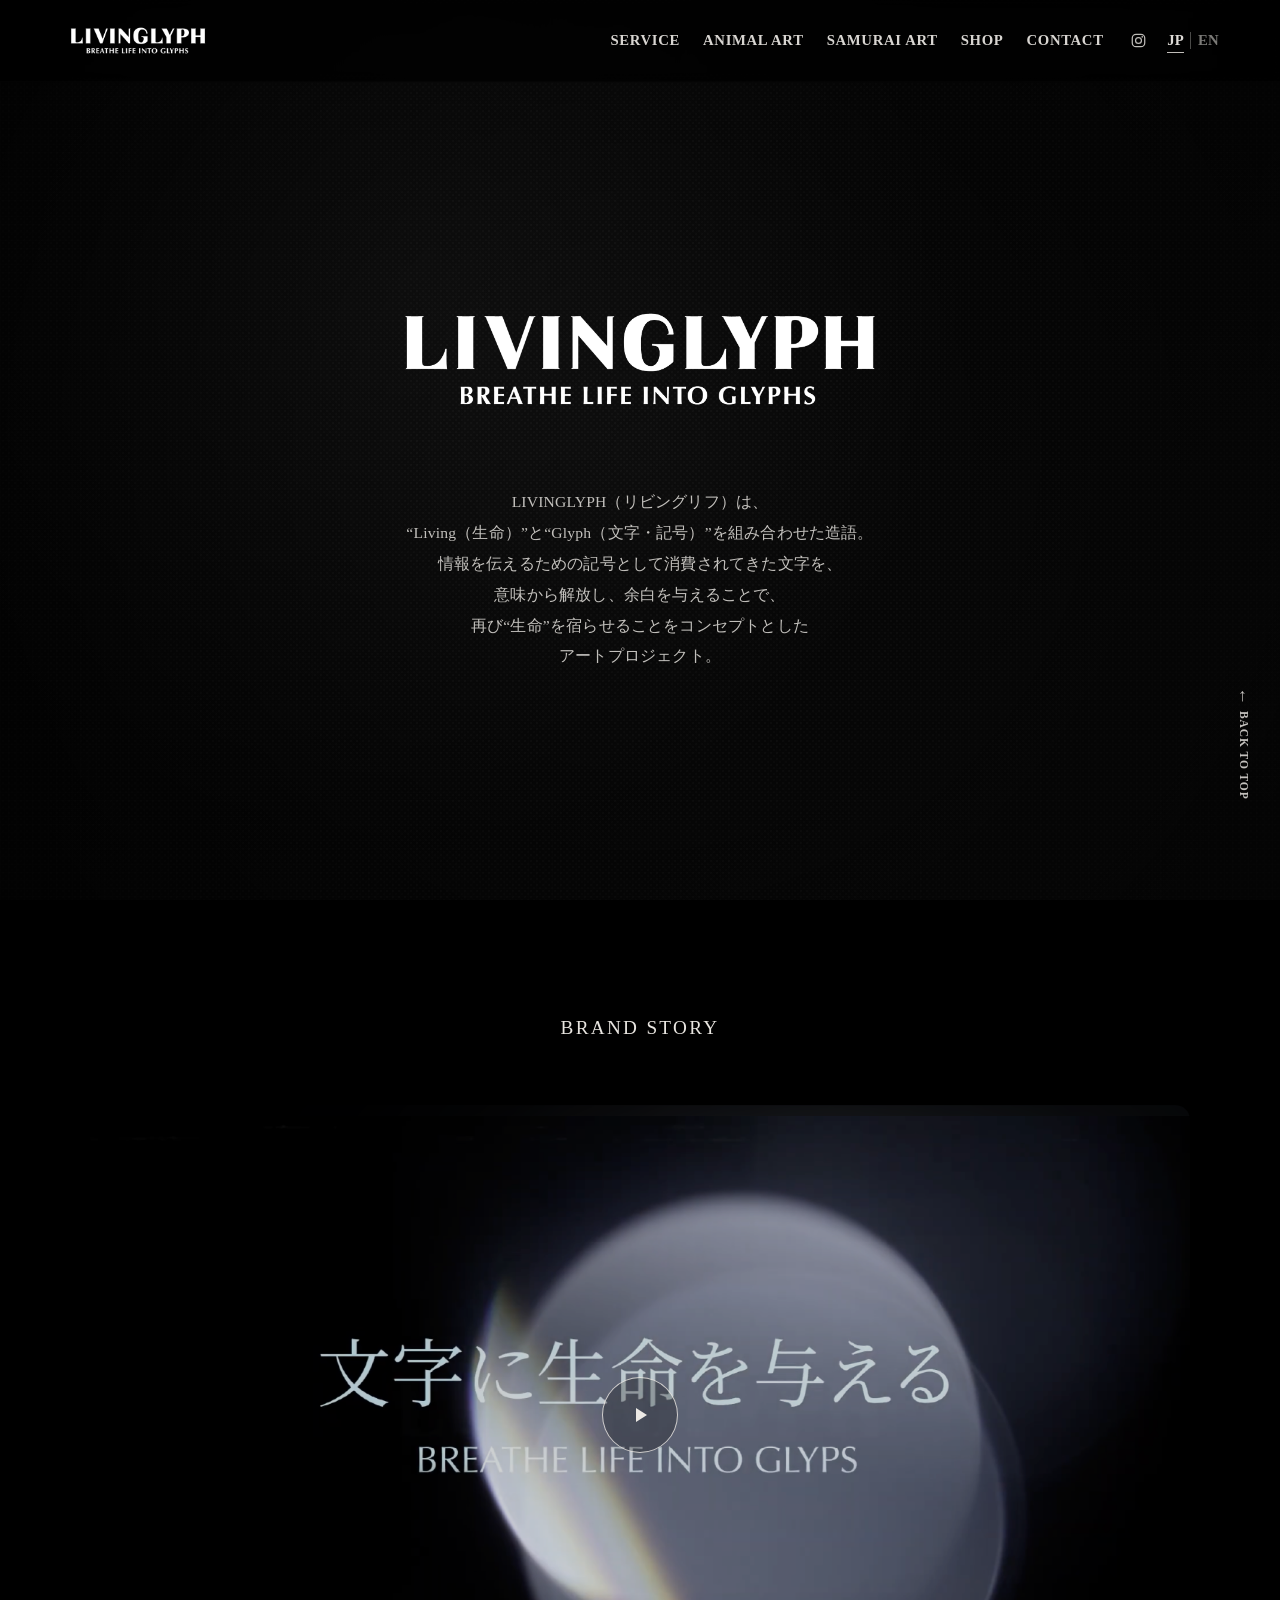
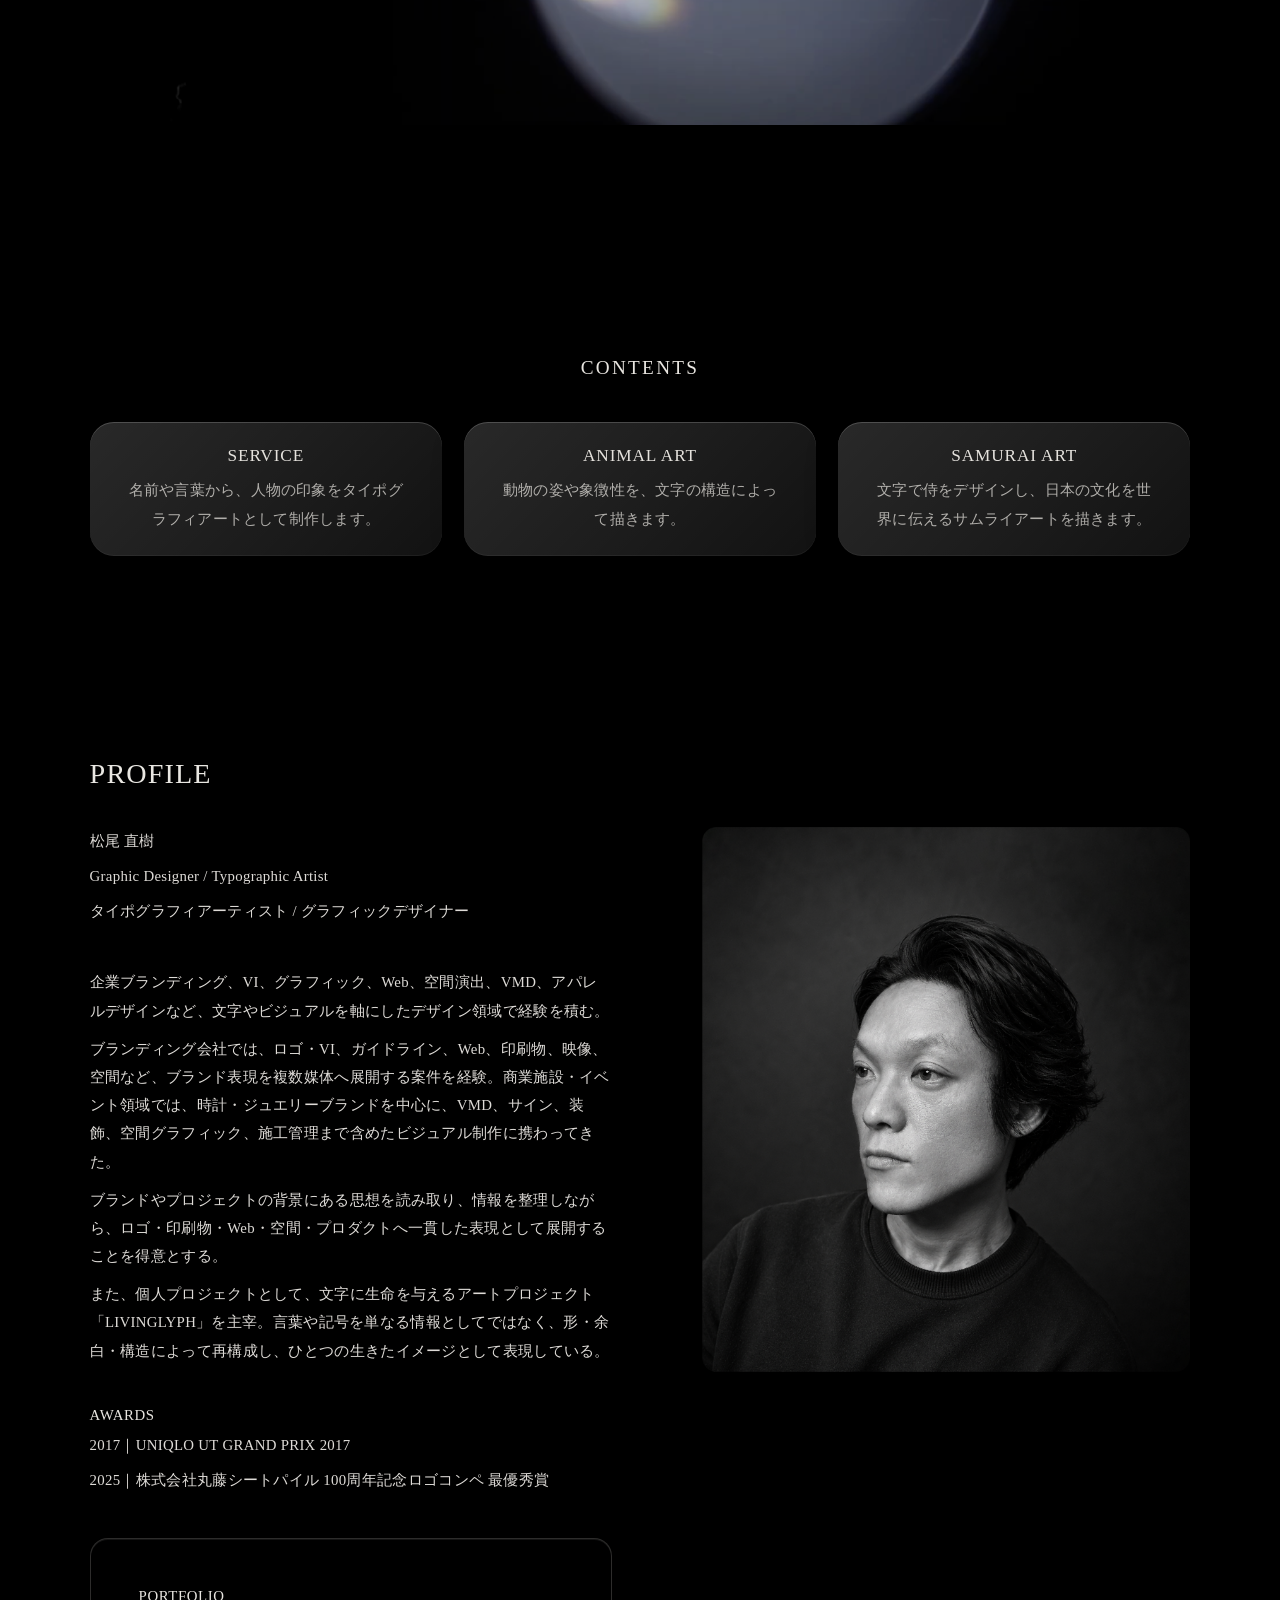
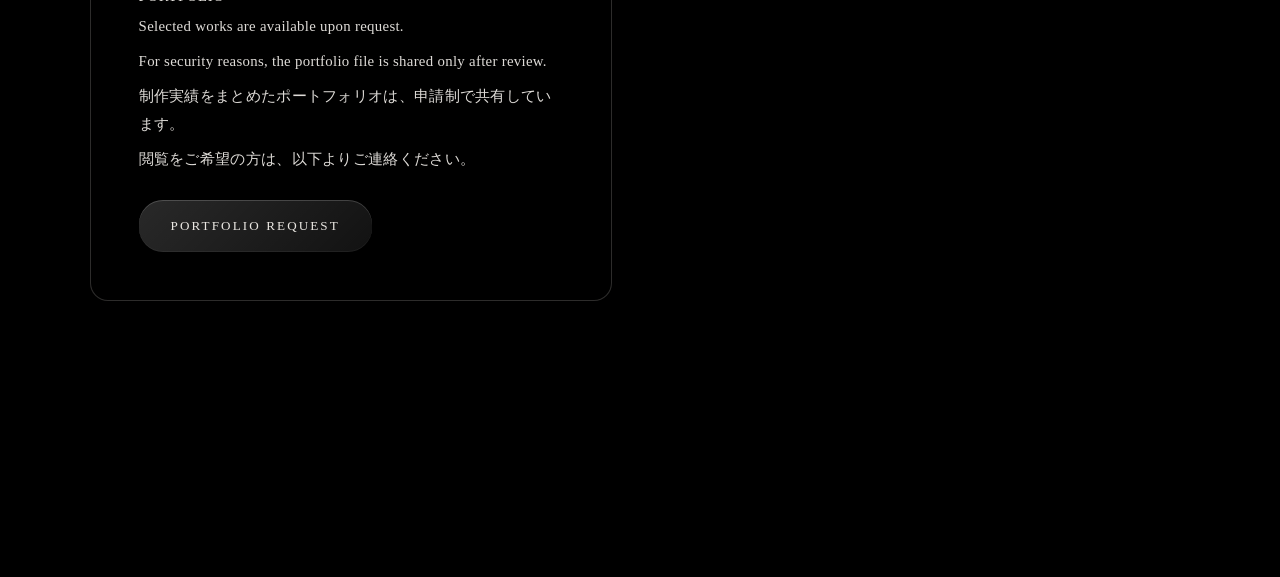
<file: index.html>
<!doctype html>
<html lang="ja">
  <head>
    <meta charset="utf-8" />
    <meta name="viewport" content="width=device-width, initial-scale=1" />
    <meta
      name="description"
      content="LIVINGLYPHは、文字に再び生命を宿らせることをコンセプトにしたアートプロジェクトです。"
    />
    <link rel="canonical" href="https://www.livinglyph.com/" />
    <meta property="og:site_name" content="LIVINGLYPH" />
    <meta property="og:title" content="LIVINGLYPH" />
    <meta
      property="og:description"
      content="文字に生命を宿すアートプロジェクト、LIVINGLYPHの公式サイト。"
    />
    <meta property="og:type" content="website" />
    <meta property="og:url" content="https://www.livinglyph.com/" />
    <meta property="og:image" content="https://www.livinglyph.com/assets/images/livinglyph-logo.png" />
    <meta name="twitter:card" content="summary_large_image" />
    <title>LIVINGLYPH</title>
    <link rel="preconnect" href="https://fonts.googleapis.com" />
    <link rel="preconnect" href="https://fonts.gstatic.com" crossorigin />
    <link
      href="https://fonts.googleapis.com/css2?family=Cormorant+Garamond:wght@400;500;600&family=DM+Sans:wght@400;500;700;800&family=EB+Garamond:wght@400;500;600&display=swap"
      rel="stylesheet"
    />
    <link rel="preload" href="./assets/video/livinglyph.mp4" as="video" type="video/mp4" />
    <link rel="icon" href="assets/images/livinglyph-logo.png" type="image/png" />
    <link rel="stylesheet" href="assets/css/styles.css?v=20260602wordsectionoff1" />
  </head>
  <body class="home-page top-page">
    <div class="site-noise" aria-hidden="true"></div>

    <header class="site-header" data-header>
      <a class="header-logo" href="#top" aria-label="LIVINGLYPH top">
        <img src="assets/images/livinglyph-logo.png" alt="LIVINGLYPH" />
      </a>
      <button
        class="menu-toggle"
        type="button"
        aria-label="Open navigation menu"
        aria-controls="site-nav"
        aria-expanded="false"
        data-menu-toggle
      >
        <span class="menu-line" aria-hidden="true"></span>
        <span class="menu-line" aria-hidden="true"></span>
        <span class="menu-close-text" aria-hidden="true">CLOSE</span>
      </button>
      <nav class="site-nav" id="site-nav" aria-label="Primary navigation" data-site-nav>
        <a href="/service/">
          <span class="nav-title" data-i18n="navWorks">SERVICE</span>
          <span class="nav-caption" data-i18n="navWorksCaption">サービス</span>
        </a>
        <a href="/animal-art">
          <span class="nav-title" data-i18n="navAnimal">ANIMAL ART</span>
          <span class="nav-caption" data-i18n="navAnimalCaption">動物アート</span>
        </a>
        <a href="/samurai-art">
          <span class="nav-title" data-i18n="navSamurai">SAMURAI ART</span>
          <span class="nav-caption" data-i18n="navSamuraiCaption">侍アート</span>
        </a>
        <a href="https://livinglyph.official.ec/" target="_blank" rel="noopener noreferrer" data-menu-symbol="arrow">
          <span class="nav-title" data-i18n="navShop">SHOP</span>
          <span class="nav-caption" data-i18n="navShopCaption">オンラインストア</span>
        </a>
        <a href="contact/">
          <span class="nav-title" data-i18n="navContact">CONTACT</span>
          <span class="nav-caption" data-i18n="navContactCaption">お問い合わせ</span>
        </a>
        <div class="mobile-menu-footer">
          <a
            class="instagram-link"
            href="https://www.instagram.com/livinglyph.art"
            target="_blank"
            rel="noopener noreferrer"
            aria-label="Instagram"
          >
            <img class="instagram-icon" src="assets/icons/instagram.svg" alt="" aria-hidden="true" />
          </a>
          <div class="menu-language" aria-label="Language selector">
            <button class="is-current" type="button" aria-pressed="true" data-lang-option="ja">JP</button>
            <span class="language-separator" aria-hidden="true"></span>
            <button type="button" aria-pressed="false" data-lang-option="en">EN</button>
          </div>
        </div>
      </nav>
    </header>

    <div class="top-fixed-bg" aria-hidden="true">
      <video class="top-fixed-bg-video" autoplay muted loop playsinline preload="auto" data-hero-video>
        <source src="./assets/video/livinglyph.mp4" type="video/mp4" />
      </video>
      <div class="top-fixed-bg-overlay"></div>
    </div>

    <section class="livinglyph-entry is-hidden" aria-labelledby="livinglyph-entry-title" data-livinglyph-entry hidden>
      <div class="livinglyph-entry-panel" role="dialog" aria-modal="true" aria-describedby="livinglyph-entry-description">
        <img class="livinglyph-entry-logo" src="assets/images/livinglyph-logo.png" alt="LIVINGLYPH" />
        <p class="livinglyph-entry-kicker" data-livinglyph-entry-kicker>ENTER LIVINGLYPH</p>
        <h2 id="livinglyph-entry-title" data-livinglyph-entry-title>LIVINGLYPHは、文字でイメージを描くアートプロジェクトです。</h2>
        <p id="livinglyph-entry-description" data-livinglyph-entry-description>
          あなたが作品にしてほしい言葉を入力してください。<br />
          入力された言葉は、今後の作品制作のヒントとして使用します。
        </p>
        <form class="livinglyph-entry-form" data-livinglyph-entry-form>
          <label class="sr-only" for="livinglyph-entry-word">作品にしてほしい言葉</label>
          <input
            class="livinglyph-entry-input"
            id="livinglyph-entry-word"
            type="text"
            name="livinglyph-entry-word"
            autocomplete="off"
            maxlength="40"
            placeholder="作品にしてほしい言葉"
            data-livinglyph-entry-input
          />
          <p class="livinglyph-entry-note">
            ※ 誹謗中傷・差別的表現・暴力的表現・公序良俗に反する内容・個人情報は入力しないでください。
          </p>
          <div class="livinglyph-entry-actions">
            <button class="livinglyph-entry-button" type="submit" data-livinglyph-entry-submit>ENTER</button>
            <button class="livinglyph-entry-button livinglyph-entry-button--ghost" type="button" data-livinglyph-entry-skip>SKIP</button>
          </div>
        </form>
      </div>
    </section>

    <main id="top">
      <div class="top-story-scene">
        <section class="opening top-brand-hero" aria-label="LIVINGLYPH brand concept">
          <div class="story-intro top-brand-hero__inner reveal">
            <img class="top-brand-logo" src="assets/images/livinglyph-logo.png" alt="LIVINGLYPH" />
            <p data-i18n-html="storyIntro">
              LIVINGLYPH（リビングリフ）は、<br />
              “Living（生命）”と“Glyph（文字・記号）”を組み合わせた造語。<br />
              情報を伝えるための記号として消費されてきた文字を、<br />
              意味から解放し、余白を与えることで、<br />
              再び“生命”を宿らせることをコンセプトとした<br />
              アートプロジェクト。
            </p>
          </div>
          <h1 class="sr-only">LIVINGLYPH</h1>
        </section>

        <section class="livinglyph-words is-disabled" aria-labelledby="livinglyph-words-title" hidden aria-hidden="true">
          <div class="livinglyph-words__inner reveal">
            <p class="livinglyph-words-kicker">WORDS FOR FUTURE WORKS</p>
            <h2 id="livinglyph-words-title">作品の種になる言葉</h2>
            <p class="livinglyph-words-description">
              LIVINGLYPHでは、言葉から新しいイメージを描く試みを進めています。<br />
              言葉を投稿できる機能は、現在準備中です。
            </p>
            <div class="livinglyph-word-cloud" aria-live="polite" data-livinglyph-word-cloud></div>
            <!-- Word submission is temporarily disabled until external storage is ready. -->
            <a class="livinglyph-words-link word-entry-cta" href="/?entry=1" data-livinglyph-reentry-link hidden aria-hidden="true" tabindex="-1">言葉を入力する</a>
          </div>
        </section>

        <section class="brand-story" id="brand-story">
          <h2 class="brand-story-heading reveal">BRAND STORY</h2>
          <a
            class="brand-story-link reveal delay-1"
            href="https://youtu.be/7xU5bny5P4A?si=e6SElSvP94b4GXyd"
            target="_blank"
            rel="noopener noreferrer"
            aria-label="BRAND STORYをYouTubeで見る"
          >
            <img class="brand-story-thumb" src="assets/images/promotion@2x.png" alt="LIVINGLYPH brand story thumbnail" loading="lazy" />
            <span class="brand-story-play" aria-hidden="true">
              <span class="brand-story-play-icon"></span>
            </span>
          </a>
        </section>
      </div>

      <section class="top-actions" aria-labelledby="top-actions-title">
        <div class="top-actions__inner reveal">
          <div class="top-actions__heading">
            <h2 id="top-actions-title">CONTENTS</h2>
          </div>
          <div class="top-actions__grid">
            <a class="top-actions__card glass-link-card" href="/service/">
              <h3>SERVICE</h3>
              <p>名前や言葉から、人物の印象をタイポグラフィアートとして制作します。</p>
            </a>
            <a class="top-actions__card glass-link-card" href="/animal-art/">
              <h3>ANIMAL ART</h3>
              <p>動物の姿や象徴性を、文字の構造によって描きます。</p>
            </a>
            <a class="top-actions__card glass-link-card" href="/samurai-art/">
              <h3>SAMURAI ART</h3>
              <p>文字で侍をデザインし、日本の文化を世界に伝えるサムライアートを描きます。</p>
            </a>
          </div>
        </div>
      </section>

      <section class="profile-section" aria-labelledby="profile-title">
        <div class="profile-inner reveal">
          <div class="profile-copy">
            <h2 id="profile-title">PROFILE</h2>
            <div class="profile-name">
              <p>松尾 直樹</p>
              <p>Graphic Designer / Typographic Artist</p>
              <p>タイポグラフィアーティスト / グラフィックデザイナー</p>
            </div>
            <div class="profile-body">
              <p>企業ブランディング、VI、グラフィック、Web、空間演出、VMD、アパレルデザインなど、文字やビジュアルを軸にしたデザイン領域で経験を積む。</p>
              <p>ブランディング会社では、ロゴ・VI、ガイドライン、Web、印刷物、映像、空間など、ブランド表現を複数媒体へ展開する案件を経験。商業施設・イベント領域では、時計・ジュエリーブランドを中心に、VMD、サイン、装飾、空間グラフィック、施工管理まで含めたビジュアル制作に携わってきた。</p>
              <p>ブランドやプロジェクトの背景にある思想を読み取り、情報を整理しながら、ロゴ・印刷物・Web・空間・プロダクトへ一貫した表現として展開することを得意とする。</p>
              <p>また、個人プロジェクトとして、文字に生命を与えるアートプロジェクト「LIVINGLYPH」を主宰。言葉や記号を単なる情報としてではなく、形・余白・構造によって再構成し、ひとつの生きたイメージとして表現している。</p>
            </div>
            <div class="profile-awards">
              <h3>AWARDS</h3>
              <p>2017｜UNIQLO UT GRAND PRIX 2017</p>
              <p>2025｜株式会社丸藤シートパイル 100周年記念ロゴコンペ 最優秀賞</p>
            </div>
            <div class="profile-portfolio">
              <h3>PORTFOLIO</h3>
              <p>Selected works are available upon request.</p>
              <p>For security reasons, the portfolio file is shared only after review.</p>
              <p>制作実績をまとめたポートフォリオは、申請制で共有しています。</p>
              <p>閲覧をご希望の方は、以下よりご連絡ください。</p>
              <a class="profile-portfolio-button glass-cta" href="/contact/">PORTFOLIO REQUEST</a>
            </div>
          </div>
          <figure class="profile-portrait profile-image-wrap">
            <img src="assets/images/profile@2x.png" alt="松尾直樹プロフィール写真" loading="lazy" />
          </figure>
        </div>
      </section>

    </main>

    <footer class="site-footer reveal">
      <p data-i18n="footerCopy">© 2026 LIVINGLYPH. All Rights Reserved.</p>
    </footer>

    <script src="assets/js/app.js?v=20260602wordclosed1" defer></script>
  </body>
</html>
</file>
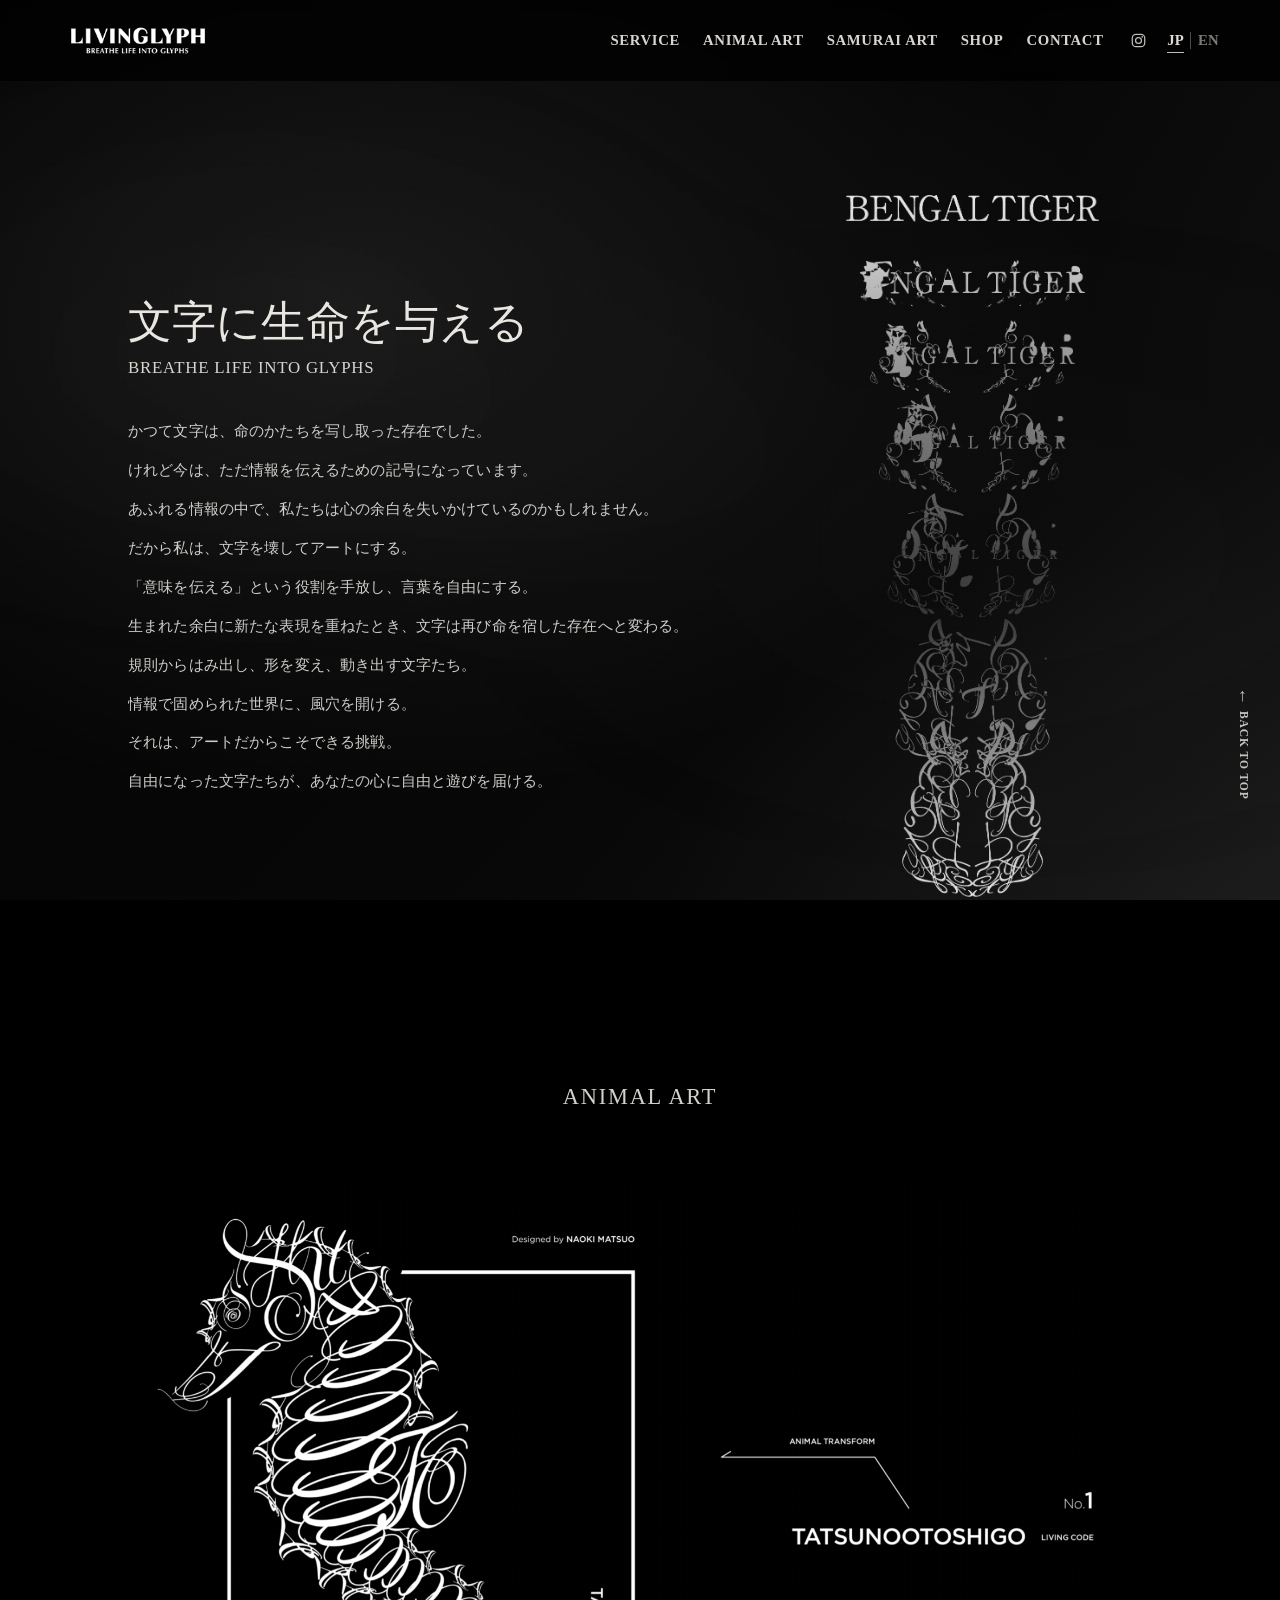
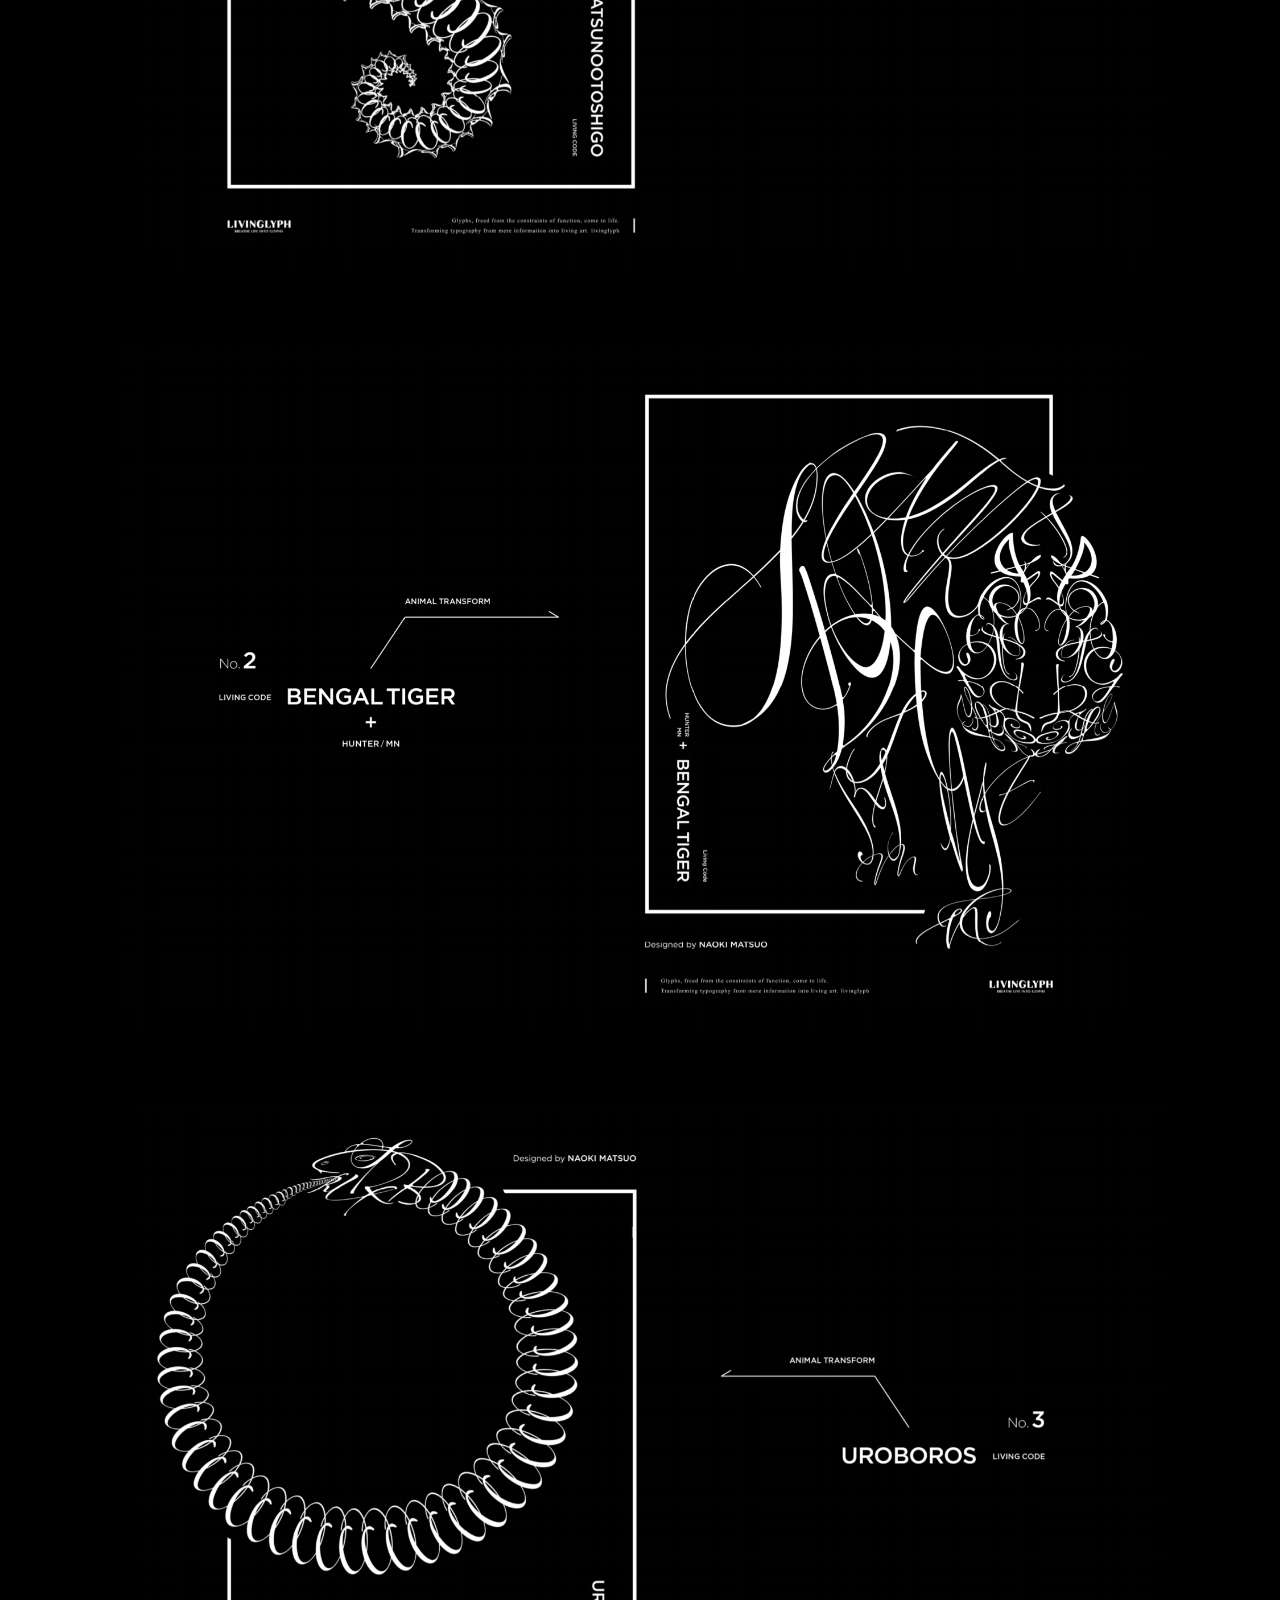
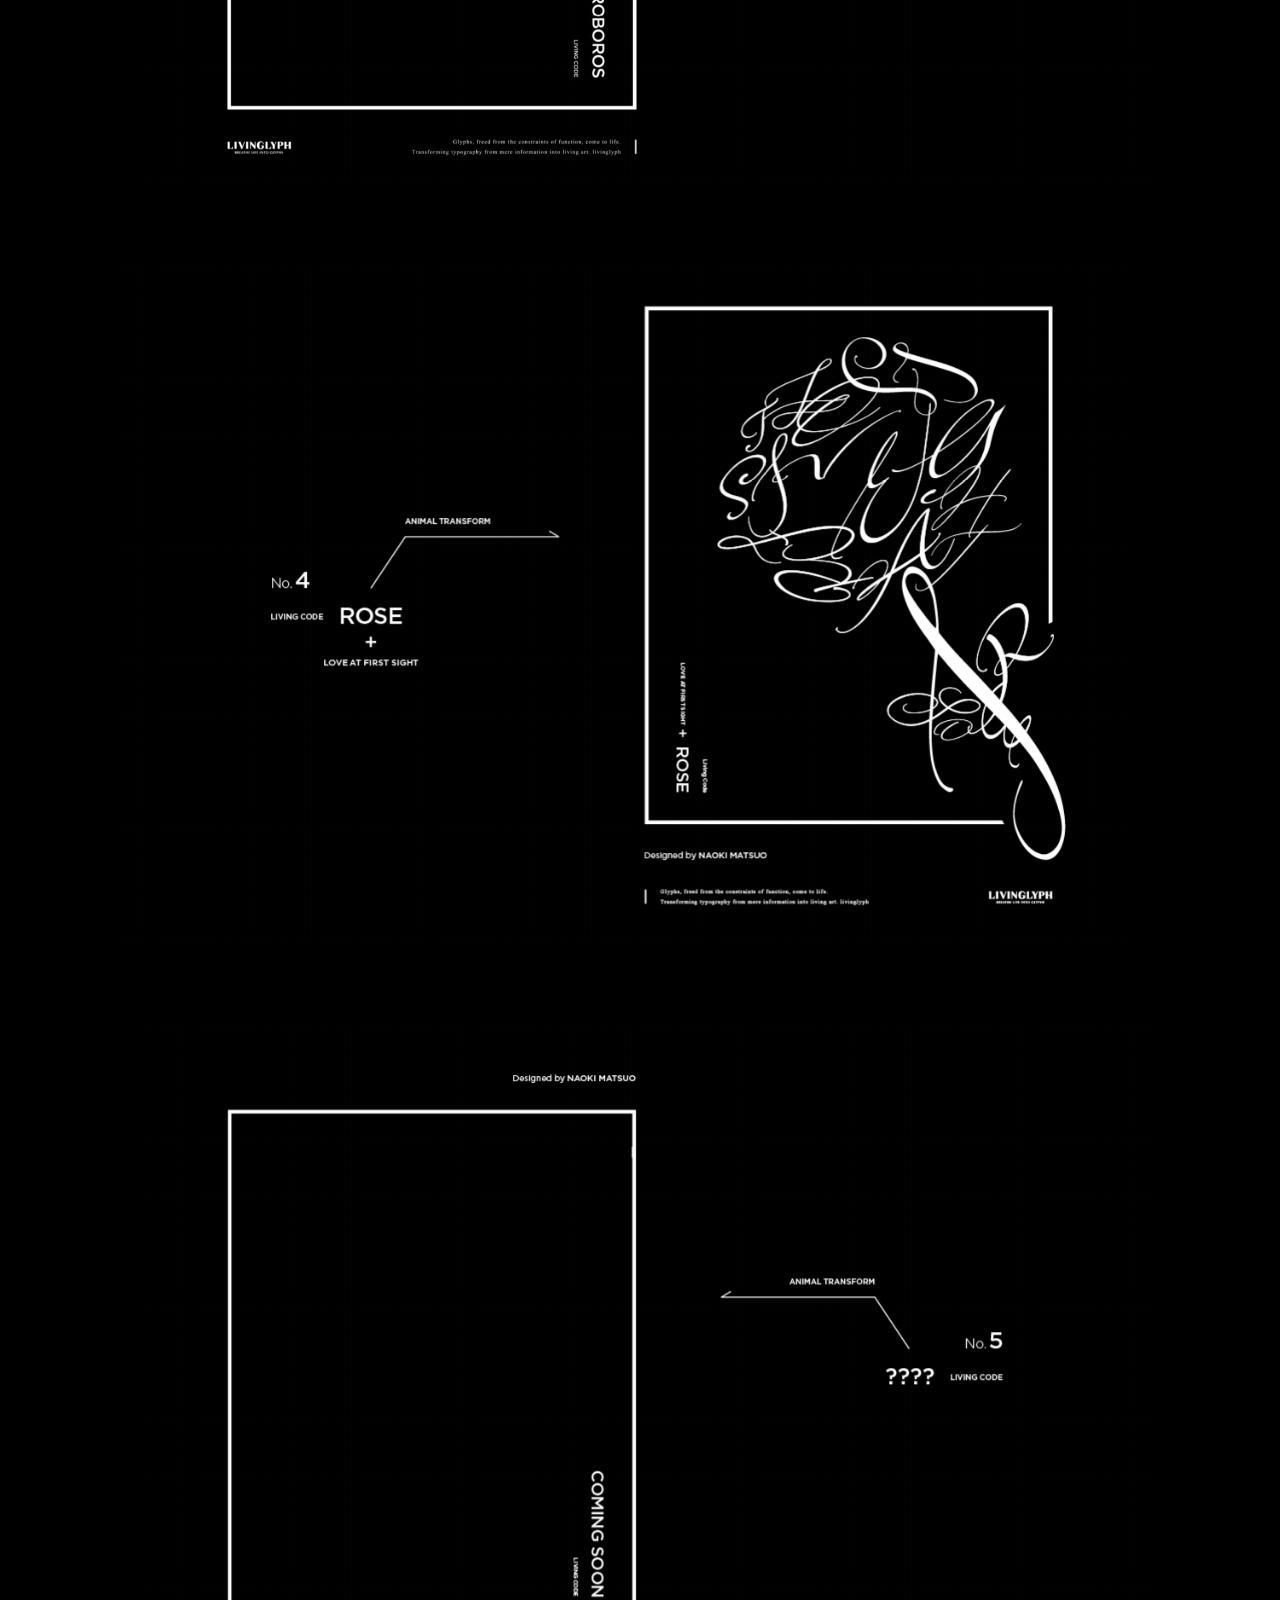
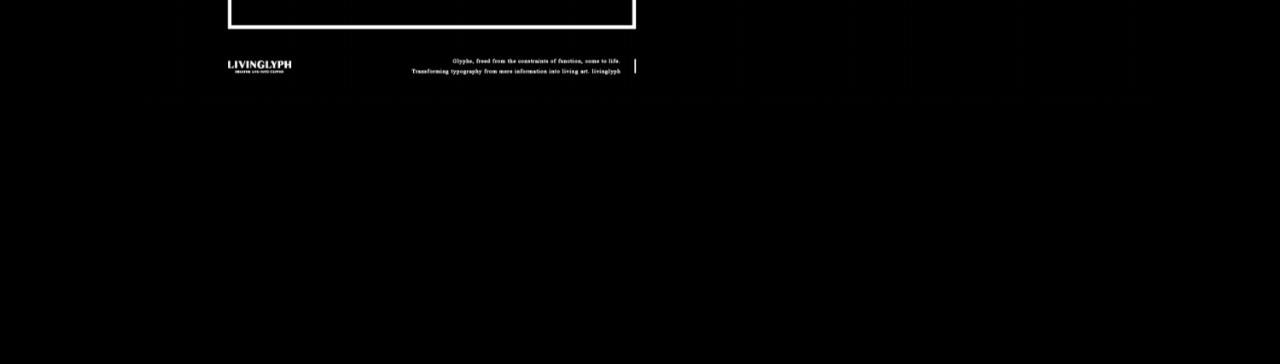
<file: animal-art/index.html>
<!doctype html>
<html lang="ja">
  <head>
    <meta charset="utf-8" />
    <meta name="viewport" content="width=device-width, initial-scale=1" />
    <meta
      name="description"
      content="LIVINGLYPHのANIMAL ARTページ。動物をテーマにした文字アート作品を紹介します。"
    />
    <link rel="canonical" href="https://www.livinglyph.com/animal-art" />
    <meta property="og:site_name" content="LIVINGLYPH" />
    <meta property="og:title" content="ANIMAL ART | LIVINGLYPH" />
    <meta property="og:description" content="LIVINGLYPHの動物をテーマにした文字アート作品を紹介します。" />
    <meta property="og:type" content="website" />
    <meta property="og:url" content="https://www.livinglyph.com/animal-art" />
    <meta property="og:image" content="https://www.livinglyph.com/assets/images/bengal-tiger.png" />
    <meta name="twitter:card" content="summary_large_image" />
    <title>ANIMAL ART | LIVINGLYPH</title>
    <link rel="preconnect" href="https://fonts.googleapis.com" />
    <link rel="preconnect" href="https://fonts.gstatic.com" crossorigin />
    <link
      href="https://fonts.googleapis.com/css2?family=Cormorant+Garamond:wght@400;500;600&family=DM+Sans:wght@400;500;700;800&family=EB+Garamond:wght@400;500;600&display=swap"
      rel="stylesheet"
    />
    <link rel="icon" href="../assets/images/livinglyph-logo.png" type="image/png" />
    <link rel="stylesheet" href="../assets/css/styles.css?v=20260603animalart1" />
  </head>
  <body>
    <div class="site-noise" aria-hidden="true"></div>

    <header class="site-header" data-header>
      <a class="header-logo" href="../" aria-label="LIVINGLYPH top">
        <img src="../assets/images/livinglyph-logo.png" alt="LIVINGLYPH" />
      </a>
      <button
        class="menu-toggle"
        type="button"
        aria-label="Open navigation menu"
        aria-controls="site-nav"
        aria-expanded="false"
        data-menu-toggle
      >
        <span class="menu-line" aria-hidden="true"></span>
        <span class="menu-line" aria-hidden="true"></span>
        <span class="menu-close-text" aria-hidden="true">CLOSE</span>
      </button>
      <nav class="site-nav" id="site-nav" aria-label="Primary navigation" data-site-nav>
        <a href="../service/">
          <span class="nav-title" data-i18n="navWorks">SERVICE</span>
          <span class="nav-caption" data-i18n="navWorksCaption">サービス</span>
        </a>
        <a href="./" aria-current="page">
          <span class="nav-title" data-i18n="navAnimal">ANIMAL ART</span>
          <span class="nav-caption" data-i18n="navAnimalCaption">動物アート</span>
        </a>
        <a href="../samurai-art/">
          <span class="nav-title" data-i18n="navSamurai">SAMURAI ART</span>
          <span class="nav-caption" data-i18n="navSamuraiCaption">侍アート</span>
        </a>
        <a href="https://livinglyph.official.ec/" target="_blank" rel="noopener noreferrer" data-menu-symbol="arrow">
          <span class="nav-title" data-i18n="navShop">SHOP</span>
          <span class="nav-caption" data-i18n="navShopCaption">オンラインストア</span>
        </a>
        <a href="../contact/">
          <span class="nav-title" data-i18n="navContact">CONTACT</span>
          <span class="nav-caption" data-i18n="navContactCaption">お問い合わせ</span>
        </a>
        <div class="mobile-menu-footer">
          <a
            class="instagram-link"
            href="https://www.instagram.com/livinglyph.art"
            target="_blank"
            rel="noopener noreferrer"
            aria-label="Instagram"
          >
            <img class="instagram-icon" src="../assets/icons/instagram.svg" alt="" aria-hidden="true" />
          </a>
          <div class="menu-language" aria-label="Language selector">
            <button class="is-current" type="button" aria-pressed="true" data-lang-option="ja">JP</button>
            <span class="language-separator" aria-hidden="true"></span>
            <button type="button" aria-pressed="false" data-lang-option="en">EN</button>
          </div>
        </div>
      </nav>
    </header>

    <main class="animal-art-page">
      <section class="manifesto" aria-label="Brand manifesto">
        <div class="manifesto-body">
          <div class="manifesto-copy reveal delay-1">
            <div class="manifesto-heading">
              <h2 data-i18n="manifestoTitle">文字に生命を与える</h2>
              <p data-i18n="manifestoSub">BREATHE LIFE INTO GLYPHS</p>
            </div>
            <p data-i18n="manifestoP1">かつて文字は、命のかたちを写し取った存在でした。</p>
            <p data-i18n="manifestoP2">けれど今は、ただ情報を伝えるための記号になっています。</p>
            <p data-i18n="manifestoP3">あふれる情報の中で、私たちは心の余白を失いかけているのかもしれません。</p>
            <p data-i18n="manifestoP4">だから私は、文字を壊してアートにする。</p>
            <p data-i18n="manifestoP5">「意味を伝える」という役割を手放し、言葉を自由にする。</p>
            <p data-i18n="manifestoP6">生まれた余白に新たな表現を重ねたとき、文字は再び命を宿した存在へと変わる。</p>
            <p data-i18n="manifestoP7">規則からはみ出し、形を変え、動き出す文字たち。</p>
            <p data-i18n="manifestoP8">情報で固められた世界に、風穴を開ける。</p>
            <p data-i18n="manifestoP9">それは、アートだからこそできる挑戦。</p>
            <p data-i18n="manifestoP10">自由になった文字たちが、あなたの心に自由と遊びを届ける。</p>
          </div>
          <figure class="manifesto-visual reveal delay-2">
            <img
              src="../assets/images/bengal-tiger-story.png?v=20260513c"
              alt="BENGAL TIGERの文字が虎へ変化していく作品図"
              loading="lazy"
            />
          </figure>
        </div>
      </section>

      <section class="gallery" id="animal-art" aria-label="LIVINGLYPH animal art">
        <h1 class="gallery-title reveal" data-i18n="galleryTitle">ANIMAL ART</h1>

        <article class="gallery-piece piece-left reveal">
          <img
            src="../assets/images/tatsunootoshigo.png"
            alt="TATSUNOOTOSHIGO animal artwork"
            loading="lazy"
            data-parallax
            data-speed="-0.018"
          />
        </article>

        <article class="gallery-piece piece-right reveal">
          <img
            src="../assets/images/bengal-tiger.png"
            alt="BENGAL TIGER animal artwork"
            loading="lazy"
            data-parallax
            data-speed="0.016"
          />
        </article>

        <article class="gallery-piece piece-left reveal">
          <img
            src="../assets/images/uroboros.png"
            alt="UROBOROS animal artwork"
            loading="lazy"
            data-parallax
            data-speed="-0.015"
          />
        </article>

        <article class="gallery-piece piece-right reveal">
          <img
            src="../assets/images/ROSE.png"
            alt="ROSE animal artwork"
            loading="lazy"
            data-parallax
            data-speed="0.014"
          />
        </article>

        <article class="gallery-piece piece-left reveal">
          <img
            src="../assets/images/coming-soon2.png"
            alt="COMING SOON animal artwork"
            loading="lazy"
            data-parallax
            data-speed="-0.014"
          />
        </article>
      </section>
    </main>

    <footer class="site-footer reveal">
      <p data-i18n="footerCopy">© 2026 LIVINGLYPH. All Rights Reserved.</p>
    </footer>

    <script src="../assets/js/app.js?v=20260528nav4" defer></script>
  </body>
</html>
</file>
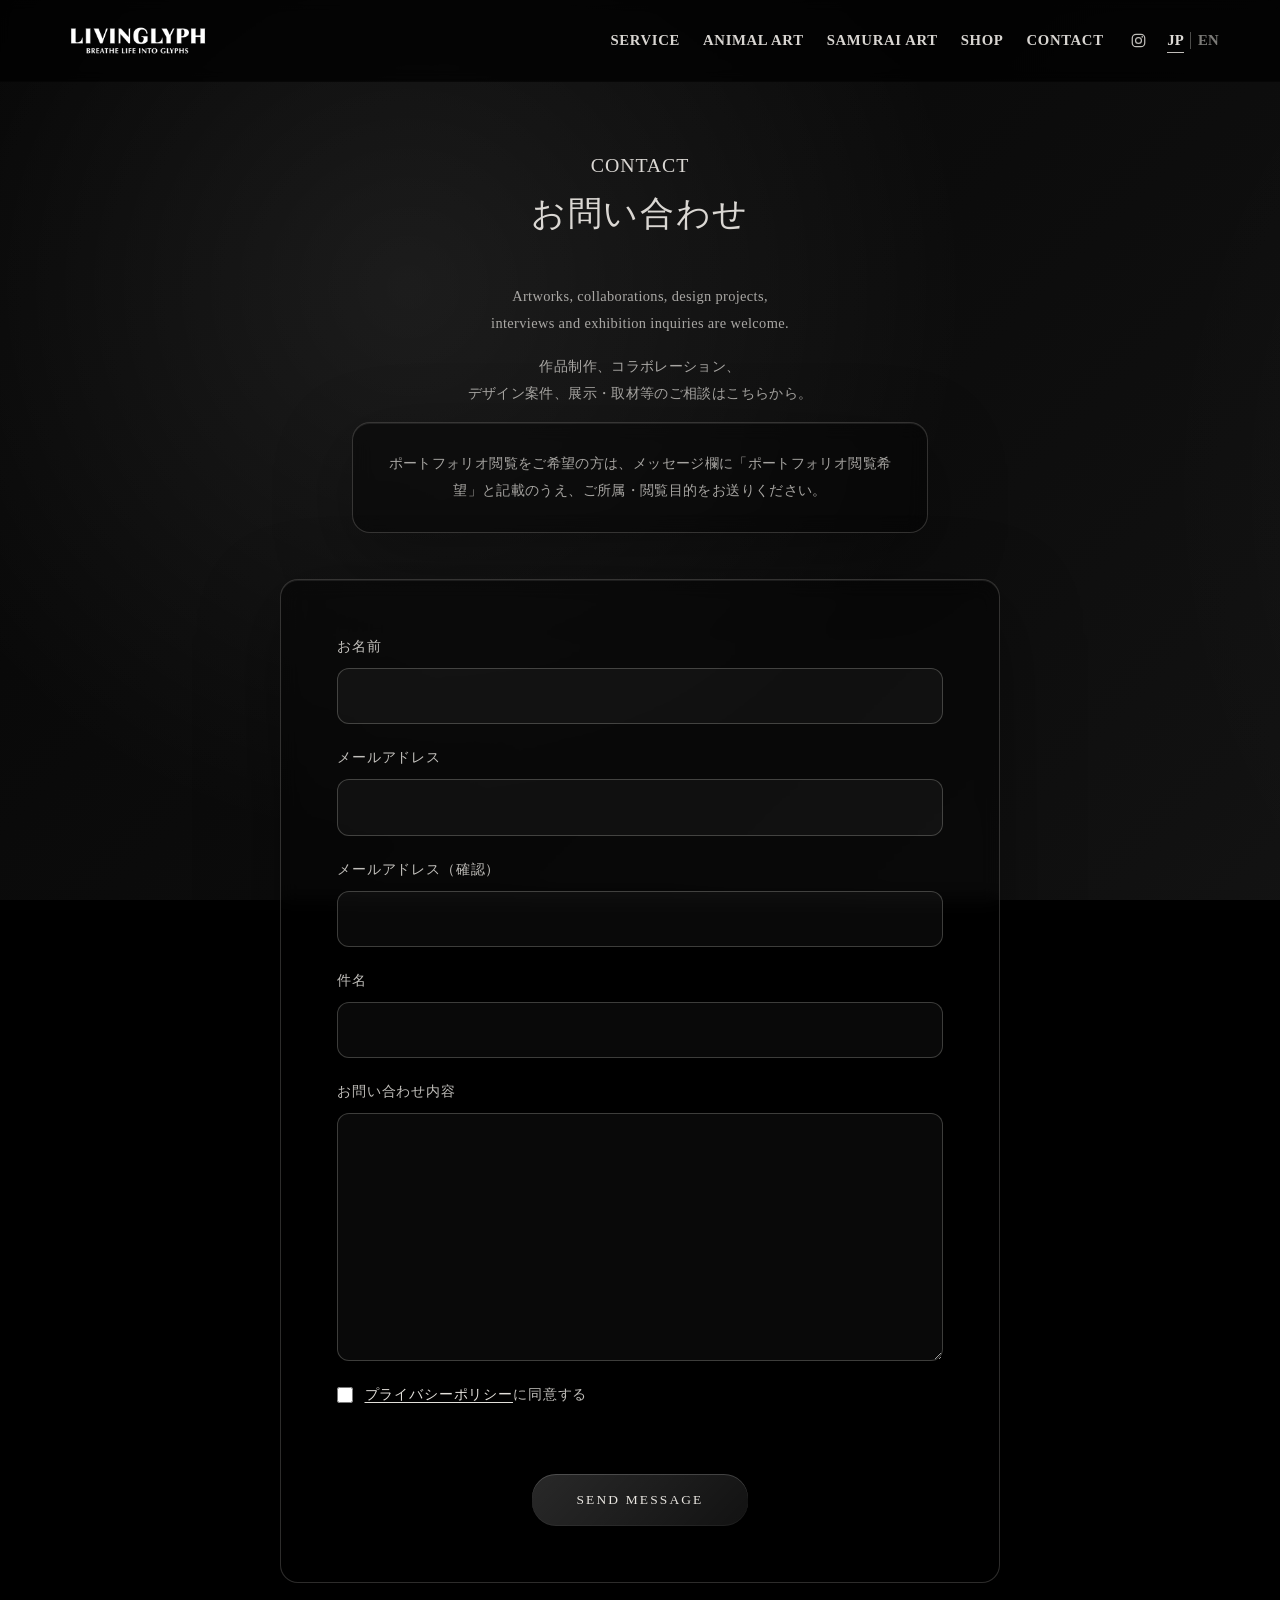
<file: contact/index.html>
<!doctype html>
<html lang="ja">
  <head>
    <meta charset="utf-8" />
    <meta name="viewport" content="width=device-width, initial-scale=1" />
    <meta
      name="description"
      content="LIVINGLYPHへのお問い合わせページです。作品、制作、取材、その他のお問い合わせはこちらからご連絡ください。"
    />
    <link rel="canonical" href="https://www.livinglyph.com/contact/" />
    <meta property="og:site_name" content="LIVINGLYPH" />
    <meta property="og:title" content="CONTACT | LIVINGLYPH" />
    <meta property="og:description" content="LIVINGLYPHへのお問い合わせページです。" />
    <meta property="og:type" content="website" />
    <meta property="og:url" content="https://www.livinglyph.com/contact/" />
    <meta property="og:image" content="https://www.livinglyph.com/assets/images/livinglyph-logo.png" />
    <meta name="twitter:card" content="summary_large_image" />
    <title>CONTACT | LIVINGLYPH</title>
    <link rel="preconnect" href="https://fonts.googleapis.com" />
    <link rel="preconnect" href="https://fonts.gstatic.com" crossorigin />
    <link
      href="https://fonts.googleapis.com/css2?family=Cormorant+Garamond:wght@400;500;600&family=DM+Sans:wght@400;500;700;800&family=EB+Garamond:wght@400;500;600&display=swap"
      rel="stylesheet"
    />
    <link rel="icon" href="../assets/images/livinglyph-logo.png" type="image/png" />
    <link rel="stylesheet" href="../assets/css/styles.css?v=20260529profileimage1" />
  </head>
  <body>
    <div class="site-noise" aria-hidden="true"></div>

    <header class="site-header" data-header>
      <a class="header-logo" href="../" aria-label="LIVINGLYPH top">
        <img src="../assets/images/livinglyph-logo.png" alt="LIVINGLYPH" />
      </a>
      <button
        class="menu-toggle"
        type="button"
        aria-label="Open navigation menu"
        aria-controls="site-nav"
        aria-expanded="false"
        data-menu-toggle
      >
        <span class="menu-line" aria-hidden="true"></span>
        <span class="menu-line" aria-hidden="true"></span>
        <span class="menu-close-text" aria-hidden="true">CLOSE</span>
      </button>
      <nav class="site-nav" id="site-nav" aria-label="Primary navigation" data-site-nav>
        <a href="../service/">
          <span class="nav-title" data-i18n="navWorks">SERVICE</span>
          <span class="nav-caption" data-i18n="navWorksCaption">サービス</span>
        </a>
        <a href="../animal-art/">
          <span class="nav-title" data-i18n="navAnimal">ANIMAL ART</span>
          <span class="nav-caption" data-i18n="navAnimalCaption">動物アート</span>
        </a>
        <a href="/samurai-art">
          <span class="nav-title" data-i18n="navSamurai">SAMURAI ART</span>
          <span class="nav-caption" data-i18n="navSamuraiCaption">侍アート</span>
        </a>
        <a href="https://livinglyph.official.ec/" target="_blank" rel="noopener noreferrer" data-menu-symbol="arrow">
          <span class="nav-title" data-i18n="navShop">SHOP</span>
          <span class="nav-caption" data-i18n="navShopCaption">オンラインストア</span>
        </a>
        <a href="./" aria-current="page">
          <span class="nav-title" data-i18n="navContact">CONTACT</span>
          <span class="nav-caption" data-i18n="navContactCaption">お問い合わせ</span>
        </a>
        <div class="mobile-menu-footer">
          <a
            class="instagram-link"
            href="https://www.instagram.com/livinglyph.art"
            target="_blank"
            rel="noopener noreferrer"
            aria-label="Instagram"
          >
            <img class="instagram-icon" src="../assets/icons/instagram.svg" alt="" aria-hidden="true" />
          </a>
          <div class="menu-language" aria-label="Language selector">
            <button class="is-current" type="button" aria-pressed="true" data-lang-option="ja">JP</button>
            <span class="language-separator" aria-hidden="true"></span>
            <button type="button" aria-pressed="false" data-lang-option="en">EN</button>
          </div>
        </div>
      </nav>
    </header>

    <main class="subpage-main">
      <section class="contact-section" aria-labelledby="contact-title">
        <div class="subpage-heading reveal">
          <p>CONTACT</p>
          <h1 id="contact-title">お問い合わせ</h1>
        </div>

        <div class="contact-lead reveal delay-1">
          <p>Artworks, collaborations, design projects,<br />interviews and exhibition inquiries are welcome.</p>
          <p>作品制作、コラボレーション、<br />デザイン案件、展示・取材等のご相談はこちらから。</p>
          <p>ポートフォリオ閲覧をご希望の方は、メッセージ欄に「ポートフォリオ閲覧希望」と記載のうえ、ご所属・閲覧目的をお送りください。</p>
        </div>

        <form
          class="contact-form reveal delay-1"
          action="https://formspree.io/f/xgoddpwq"
          method="POST"
          data-contact-form
        >
          <input type="hidden" name="_subject" value="【LIVINGLYPH CONTACT】お問い合わせ" />

          <div class="form-field">
            <label for="name">お名前</label>
            <input id="name" name="name" type="text" autocomplete="name" required />
          </div>

          <div class="form-field">
            <label for="email">メールアドレス</label>
            <input id="email" name="email" type="email" autocomplete="email" required />
          </div>

          <div class="form-field">
            <label for="email-confirm">メールアドレス（確認）</label>
            <input id="email-confirm" name="email_confirm" type="email" autocomplete="off" required />
          </div>

          <div class="form-field">
            <label for="subject">件名</label>
            <input id="subject" name="subject" type="text" required />
          </div>

          <div class="form-field">
            <label for="message">お問い合わせ内容</label>
            <textarea id="message" name="message" rows="8" required></textarea>
          </div>

          <label class="privacy-consent">
            <input name="privacy_consent" type="checkbox" value="agreed" required />
            <span>
              <a href="../privacy-policy/">プライバシーポリシー</a>に同意する
            </span>
          </label>

          <p class="contact-status" aria-live="polite" data-contact-status></p>

          <button class="contact-submit glass-cta" type="submit" data-submit-button>SEND MESSAGE</button>
        </form>
      </section>
    </main>

    <footer class="site-footer reveal">
      <p data-i18n="footerCopy">© 2026 LIVINGLYPH. All Rights Reserved.</p>
    </footer>

    <script src="../assets/js/app.js?v=20260528nav4" defer></script>
  </body>
</html>
</file>
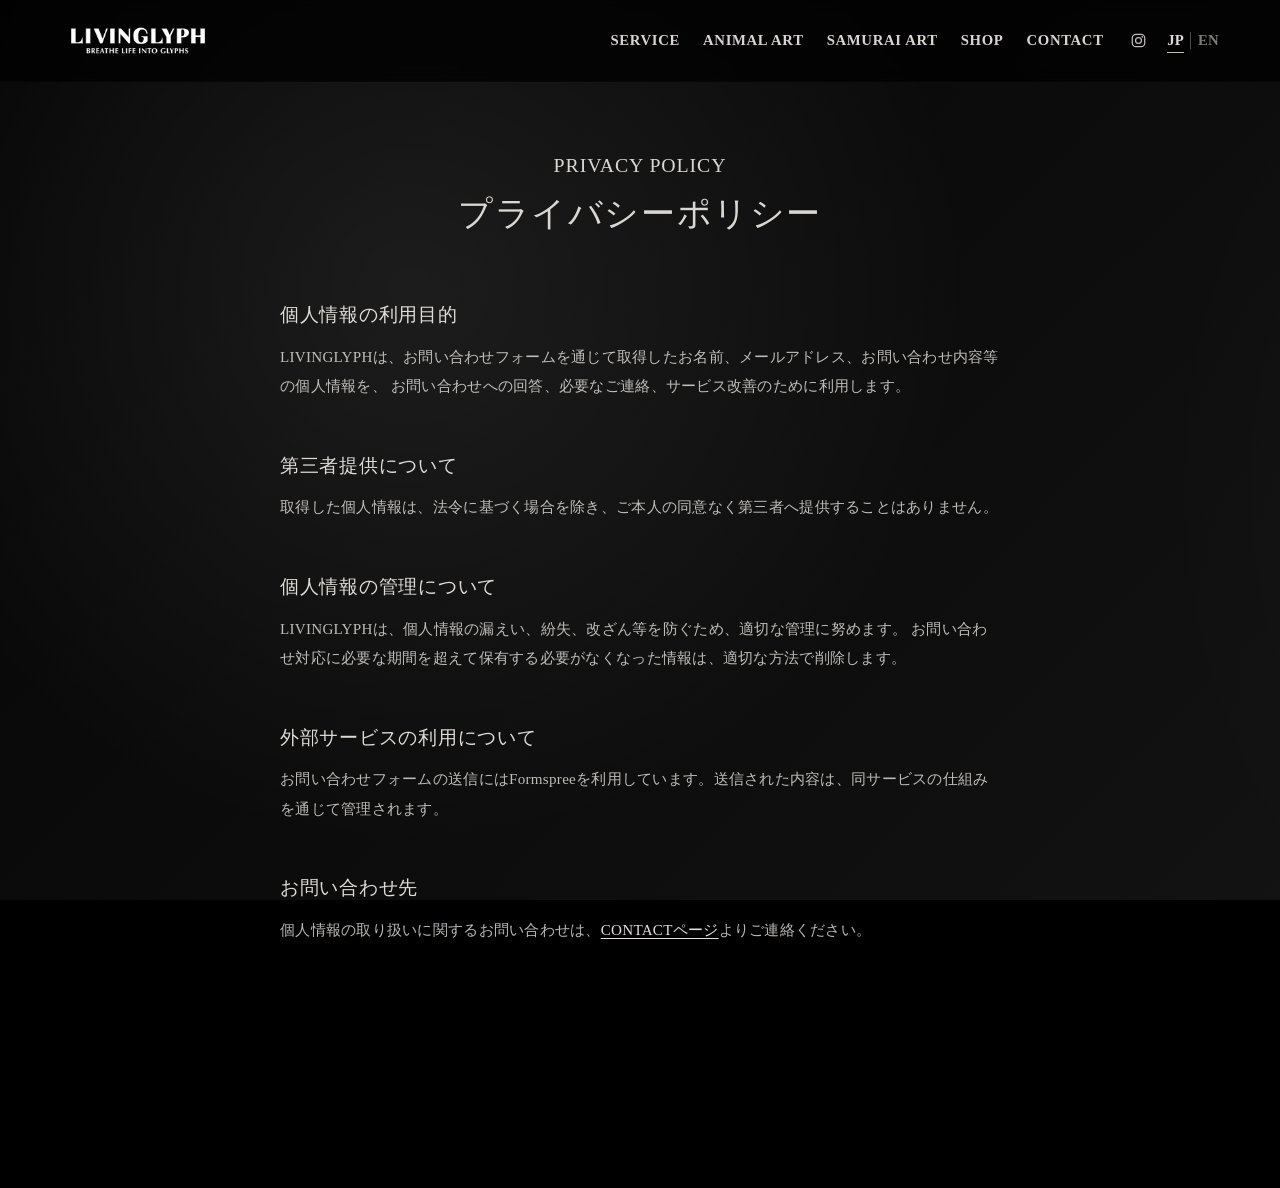
<file: privacy-policy/index.html>
<!doctype html>
<html lang="ja">
  <head>
    <meta charset="utf-8" />
    <meta name="viewport" content="width=device-width, initial-scale=1" />
    <meta name="description" content="LIVINGLYPHのお問い合わせに関するプライバシーポリシーです。" />
    <link rel="canonical" href="https://www.livinglyph.com/privacy-policy/" />
    <meta property="og:site_name" content="LIVINGLYPH" />
    <meta property="og:title" content="PRIVACY POLICY | LIVINGLYPH" />
    <meta property="og:description" content="LIVINGLYPHのお問い合わせに関するプライバシーポリシーです。" />
    <meta property="og:type" content="website" />
    <meta property="og:url" content="https://www.livinglyph.com/privacy-policy/" />
    <meta property="og:image" content="https://www.livinglyph.com/assets/images/livinglyph-logo.png" />
    <meta name="twitter:card" content="summary_large_image" />
    <title>PRIVACY POLICY | LIVINGLYPH</title>
    <link rel="preconnect" href="https://fonts.googleapis.com" />
    <link rel="preconnect" href="https://fonts.gstatic.com" crossorigin />
    <link
      href="https://fonts.googleapis.com/css2?family=Cormorant+Garamond:wght@400;500;600&family=DM+Sans:wght@400;500;700;800&family=EB+Garamond:wght@400;500;600&display=swap"
      rel="stylesheet"
    />
    <link rel="icon" href="../assets/images/livinglyph-logo.png" type="image/png" />
    <link rel="stylesheet" href="../assets/css/styles.css?v=20260529profileimage1" />
  </head>
  <body>
    <div class="site-noise" aria-hidden="true"></div>

    <header class="site-header" data-header>
      <a class="header-logo" href="../" aria-label="LIVINGLYPH top">
        <img src="../assets/images/livinglyph-logo.png" alt="LIVINGLYPH" />
      </a>
      <button
        class="menu-toggle"
        type="button"
        aria-label="Open navigation menu"
        aria-controls="site-nav"
        aria-expanded="false"
        data-menu-toggle
      >
        <span class="menu-line" aria-hidden="true"></span>
        <span class="menu-line" aria-hidden="true"></span>
        <span class="menu-close-text" aria-hidden="true">CLOSE</span>
      </button>
      <nav class="site-nav" id="site-nav" aria-label="Primary navigation" data-site-nav>
        <a href="../service/">
          <span class="nav-title" data-i18n="navWorks">SERVICE</span>
          <span class="nav-caption" data-i18n="navWorksCaption">サービス</span>
        </a>
        <a href="../animal-art/">
          <span class="nav-title" data-i18n="navAnimal">ANIMAL ART</span>
          <span class="nav-caption" data-i18n="navAnimalCaption">動物アート</span>
        </a>
        <a href="/samurai-art">
          <span class="nav-title" data-i18n="navSamurai">SAMURAI ART</span>
          <span class="nav-caption" data-i18n="navSamuraiCaption">侍アート</span>
        </a>
        <a href="https://livinglyph.official.ec/" target="_blank" rel="noopener noreferrer" data-menu-symbol="arrow">
          <span class="nav-title" data-i18n="navShop">SHOP</span>
          <span class="nav-caption" data-i18n="navShopCaption">オンラインストア</span>
        </a>
        <a href="../contact/">
          <span class="nav-title" data-i18n="navContact">CONTACT</span>
          <span class="nav-caption" data-i18n="navContactCaption">お問い合わせ</span>
        </a>
        <div class="mobile-menu-footer">
          <a
            class="instagram-link"
            href="https://www.instagram.com/livinglyph.art"
            target="_blank"
            rel="noopener noreferrer"
            aria-label="Instagram"
          >
            <img class="instagram-icon" src="../assets/icons/instagram.svg" alt="" aria-hidden="true" />
          </a>
          <div class="menu-language" aria-label="Language selector">
            <button class="is-current" type="button" aria-pressed="true" data-lang-option="ja">JP</button>
            <span class="language-separator" aria-hidden="true"></span>
            <button type="button" aria-pressed="false" data-lang-option="en">EN</button>
          </div>
        </div>
      </nav>
    </header>

    <main class="subpage-main">
      <article class="policy-section" aria-labelledby="privacy-title">
        <div class="subpage-heading reveal">
          <p>PRIVACY POLICY</p>
          <h1 id="privacy-title">プライバシーポリシー</h1>
        </div>

        <div class="policy-content reveal delay-1">
          <section>
            <h2>個人情報の利用目的</h2>
            <p>
              LIVINGLYPHは、お問い合わせフォームを通じて取得したお名前、メールアドレス、お問い合わせ内容等の個人情報を、
              お問い合わせへの回答、必要なご連絡、サービス改善のために利用します。
            </p>
          </section>

          <section>
            <h2>第三者提供について</h2>
            <p>
              取得した個人情報は、法令に基づく場合を除き、ご本人の同意なく第三者へ提供することはありません。
            </p>
          </section>

          <section>
            <h2>個人情報の管理について</h2>
            <p>
              LIVINGLYPHは、個人情報の漏えい、紛失、改ざん等を防ぐため、適切な管理に努めます。
              お問い合わせ対応に必要な期間を超えて保有する必要がなくなった情報は、適切な方法で削除します。
            </p>
          </section>

          <section>
            <h2>外部サービスの利用について</h2>
            <p>
              お問い合わせフォームの送信にはFormspreeを利用しています。送信された内容は、同サービスの仕組みを通じて管理されます。
            </p>
          </section>

          <section>
            <h2>お問い合わせ先</h2>
            <p>
              個人情報の取り扱いに関するお問い合わせは、<a href="../contact/">CONTACTページ</a>よりご連絡ください。
            </p>
          </section>
        </div>
      </article>
    </main>

    <footer class="site-footer reveal">
      <p data-i18n="footerCopy">© 2026 LIVINGLYPH. All Rights Reserved.</p>
    </footer>

    <script src="../assets/js/app.js?v=20260528nav4" defer></script>
  </body>
</html>
</file>
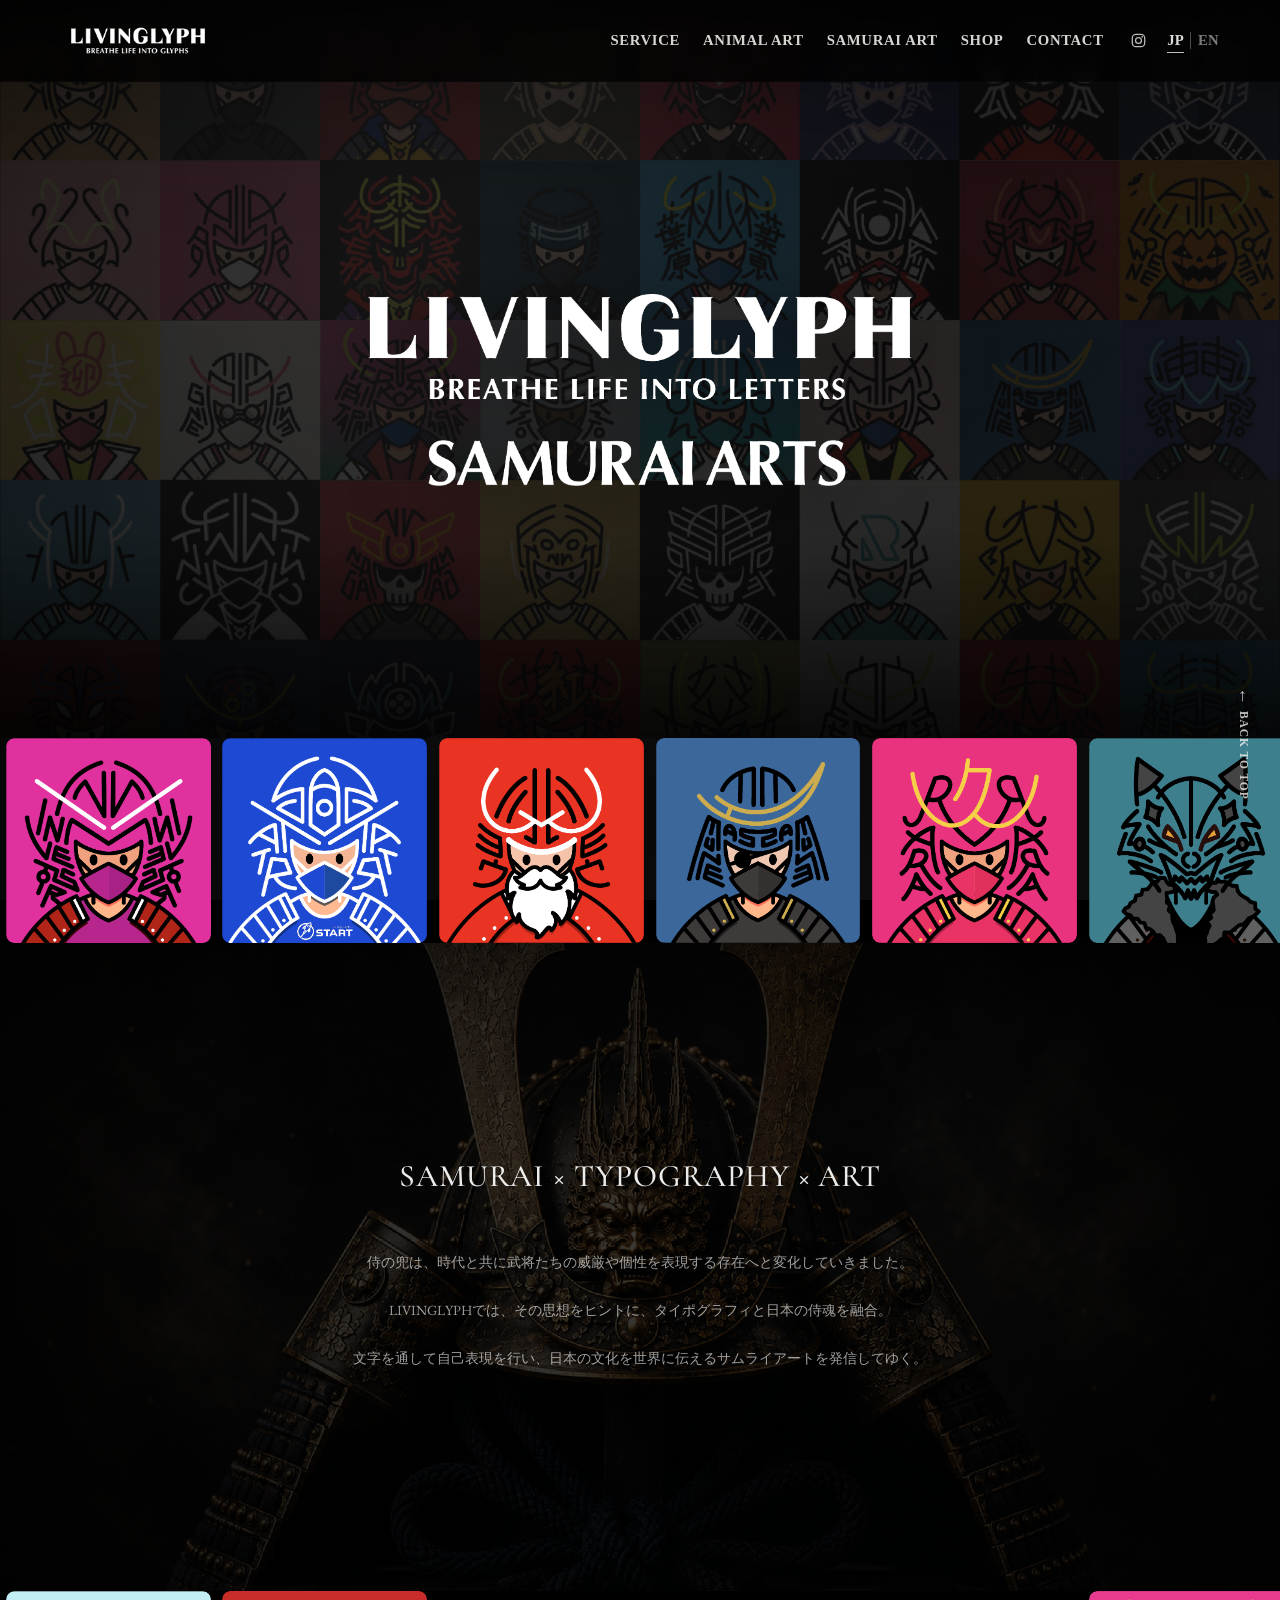
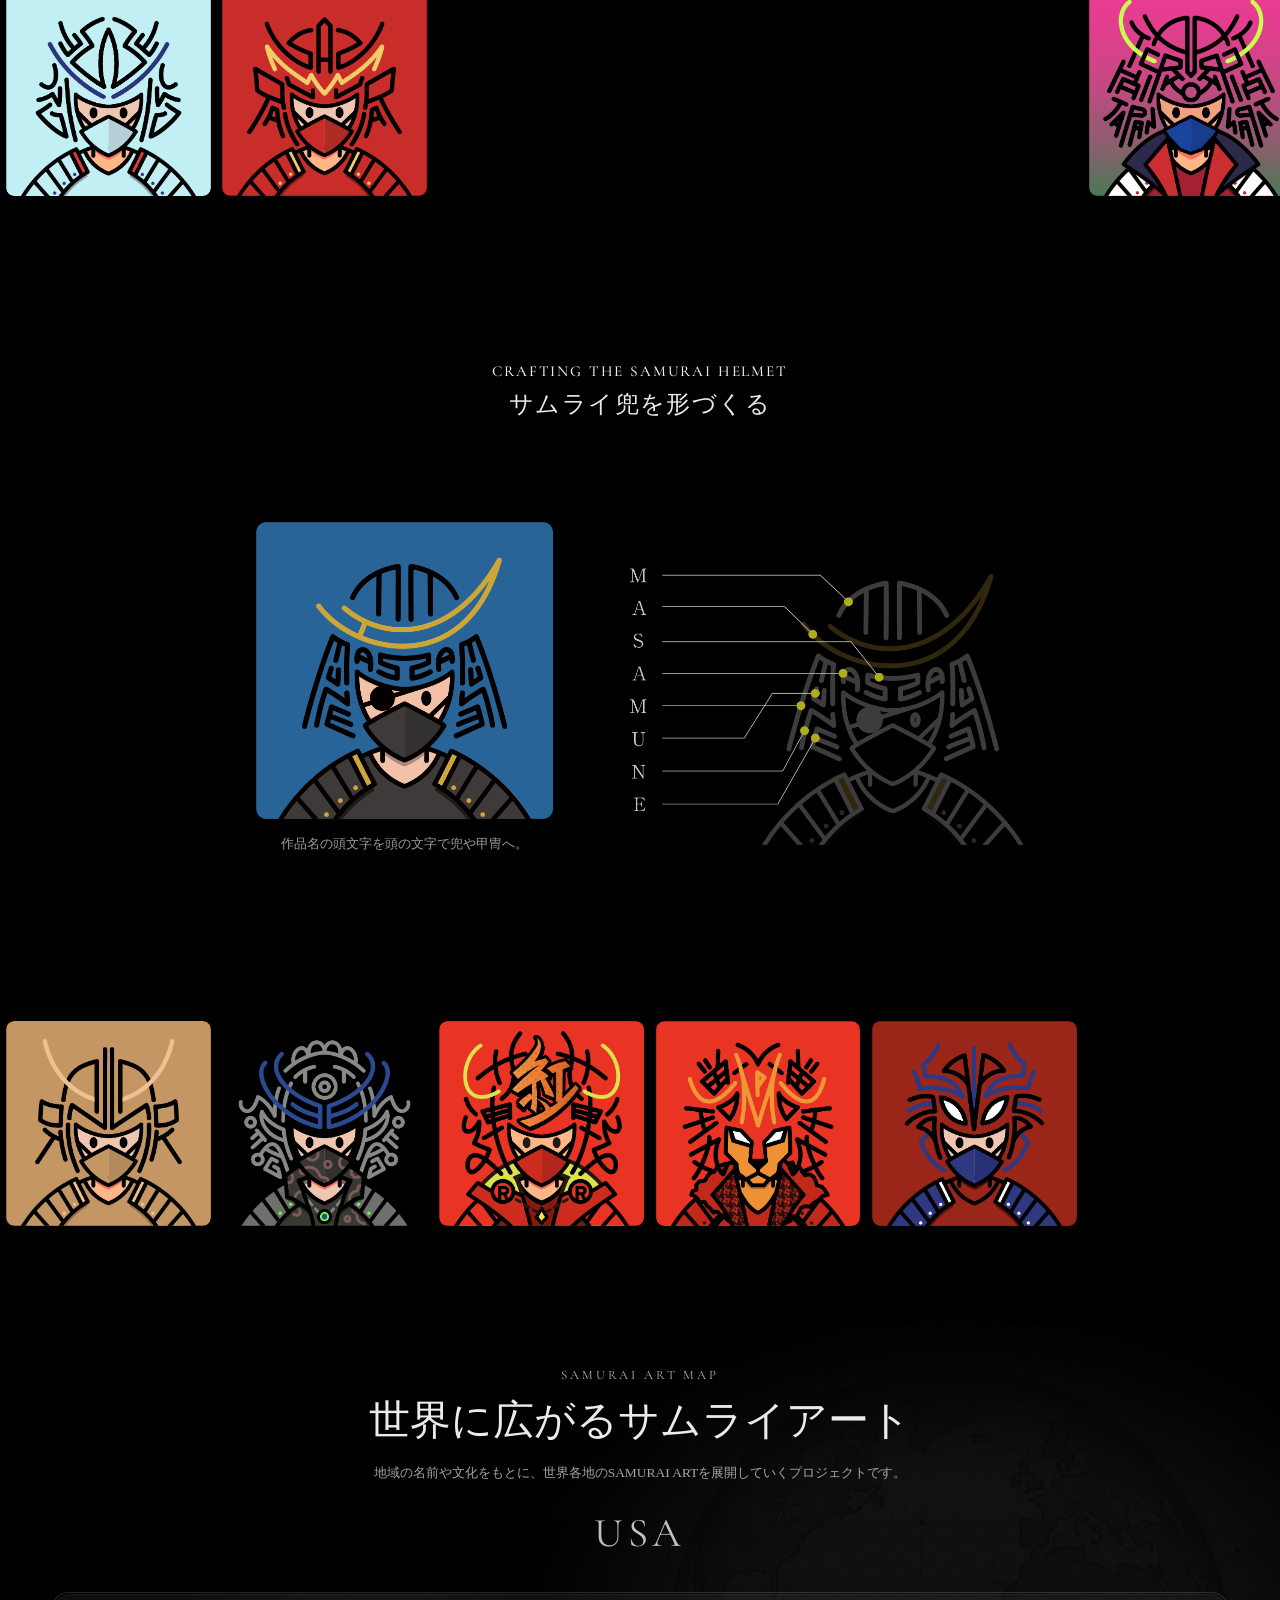
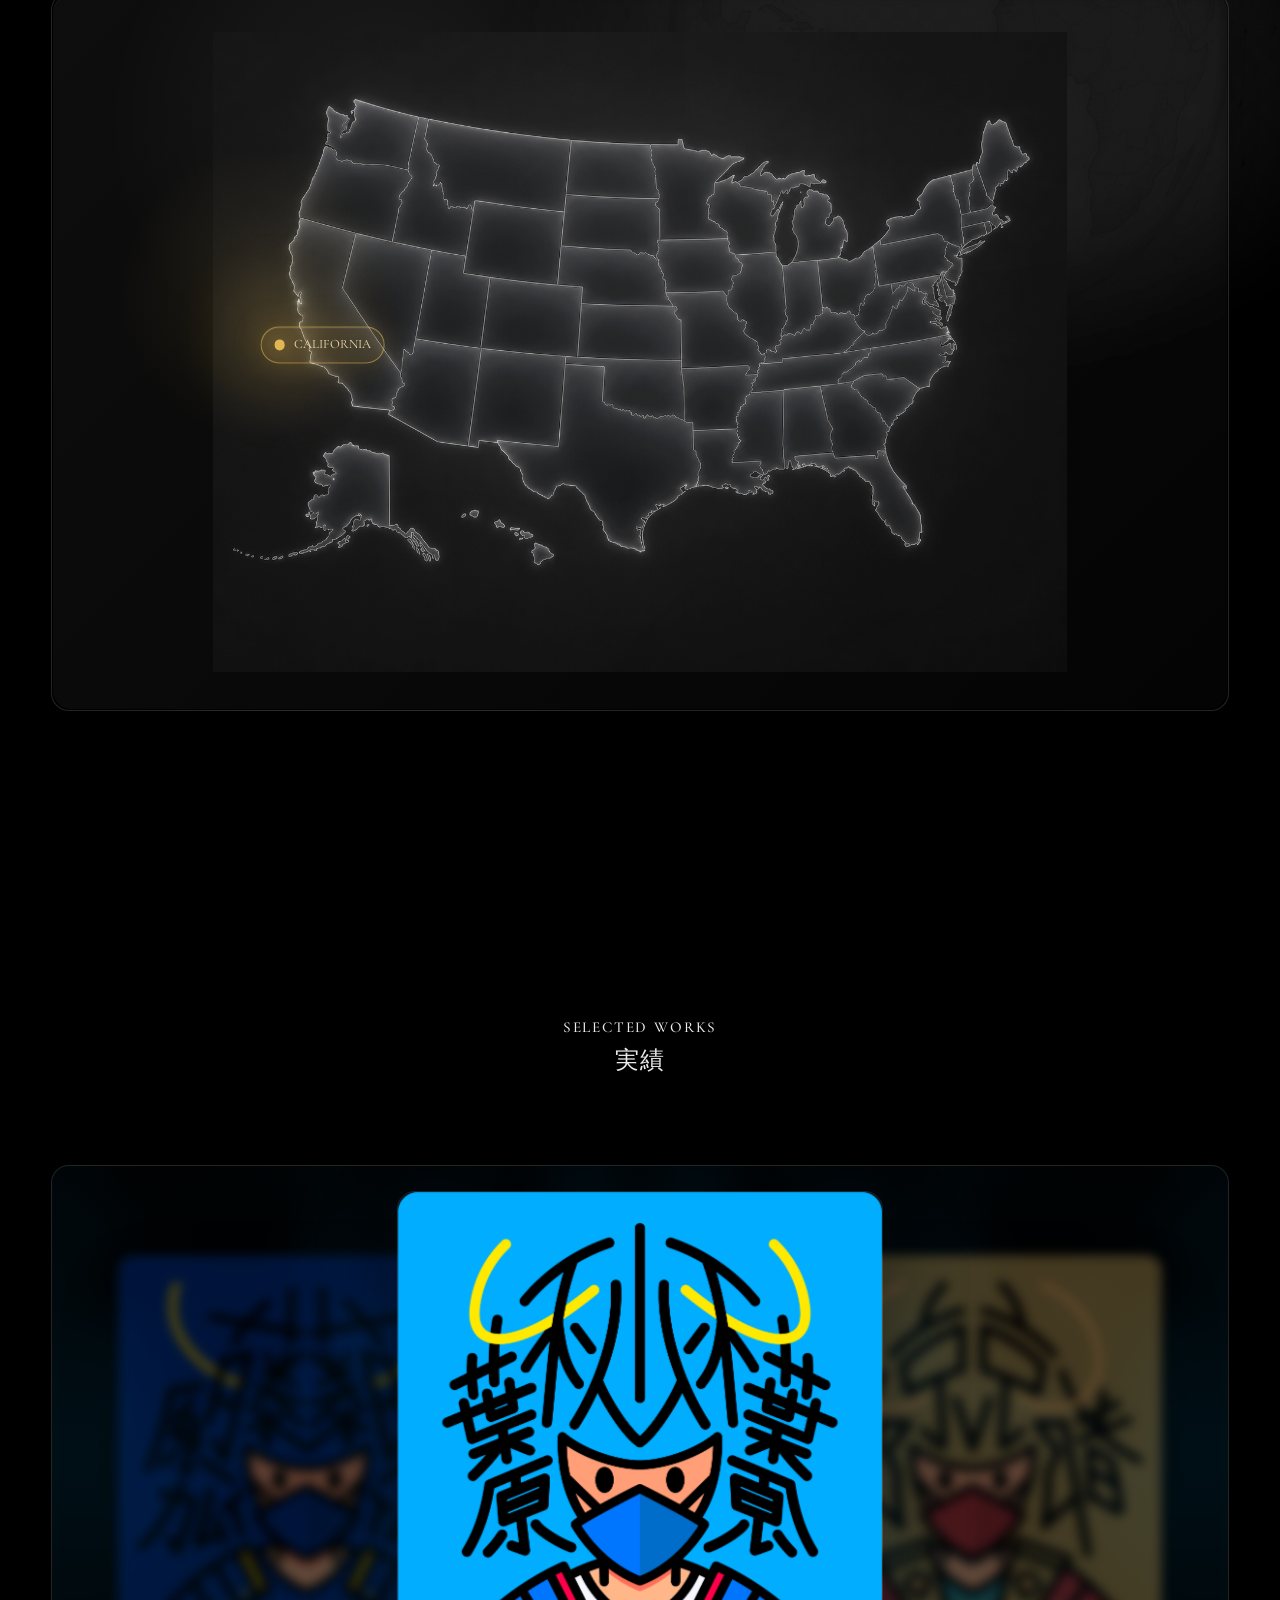
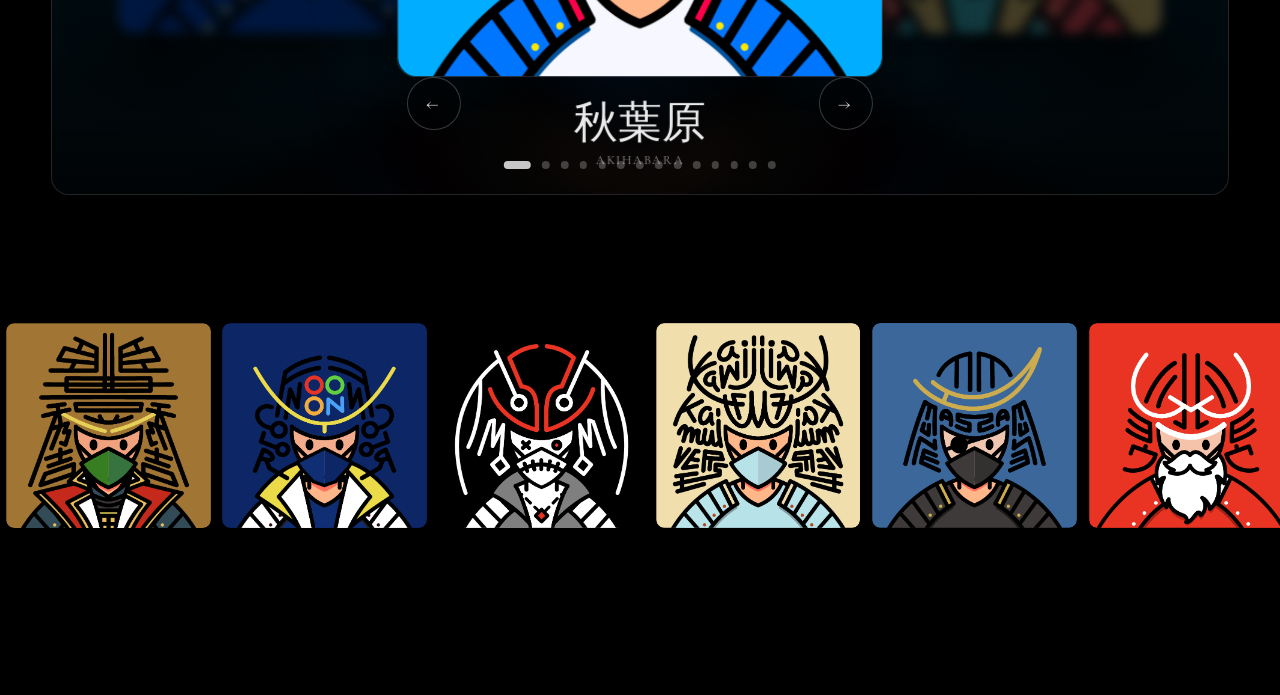
<file: samurai-art/index.html>
<!doctype html>
<html lang="ja">
  <head>
    <meta charset="utf-8" />
    <meta name="viewport" content="width=device-width, initial-scale=1" />
    <meta
      name="description"
      content="LIVINGLYPH SAMURAI ARTS. Breathe life into letters through samurai, typography, and art."
    />
    <link rel="canonical" href="https://www.livinglyph.com/samurai-art" />
    <meta property="og:site_name" content="LIVINGLYPH" />
    <meta property="og:title" content="SAMURAI ART | LIVINGLYPH" />
    <meta
      property="og:description"
      content="LIVINGLYPH SAMURAI ARTS. Breathe life into letters through samurai, typography, and art."
    />
    <meta property="og:type" content="website" />
    <meta property="og:url" content="https://www.livinglyph.com/samurai-art" />
    <meta property="og:image" content="https://www.livinglyph.com/assets/images/samurai-art/logo.png" />
    <meta name="twitter:card" content="summary_large_image" />
    <title>SAMURAI ART | LIVINGLYPH</title>
    <link rel="preconnect" href="https://fonts.googleapis.com" />
    <link rel="preconnect" href="https://fonts.gstatic.com" crossorigin />
    <link
      href="https://fonts.googleapis.com/css2?family=Cormorant+Garamond:wght@300;400;500;600;700&family=DM+Sans:wght@400;500;700;800&family=EB+Garamond:wght@400;500;600&family=Space+Mono:wght@400;700&display=swap"
      rel="stylesheet"
    />
    <link rel="icon" href="../assets/images/livinglyph-logo.png" type="image/png" />
    <link rel="stylesheet" href="../assets/css/styles.css?v=20260603samuraiorder1" />
  </head>
  <body>
    <div class="site-noise" aria-hidden="true"></div>

    <header class="site-header" data-header>
      <a class="header-logo" href="../" aria-label="LIVINGLYPH top">
        <img src="../assets/images/livinglyph-logo.png" alt="LIVINGLYPH" />
      </a>
      <button
        class="menu-toggle"
        type="button"
        aria-label="Open navigation menu"
        aria-controls="site-nav"
        aria-expanded="false"
        data-menu-toggle
      >
        <span class="menu-line" aria-hidden="true"></span>
        <span class="menu-line" aria-hidden="true"></span>
        <span class="menu-close-text" aria-hidden="true">CLOSE</span>
      </button>
      <nav class="site-nav" id="site-nav" aria-label="Primary navigation" data-site-nav>
        <a href="../service/">
          <span class="nav-title" data-i18n="navWorks">SERVICE</span>
          <span class="nav-caption" data-i18n="navWorksCaption">サービス</span>
        </a>
        <a href="../animal-art/">
          <span class="nav-title" data-i18n="navAnimal">ANIMAL ART</span>
          <span class="nav-caption" data-i18n="navAnimalCaption">動物アート</span>
        </a>
        <a href="/samurai-art" aria-current="page">
          <span class="nav-title" data-i18n="navSamurai">SAMURAI ART</span>
          <span class="nav-caption" data-i18n="navSamuraiCaption">侍アート</span>
        </a>
        <a href="https://livinglyph.official.ec/" target="_blank" rel="noopener noreferrer" data-menu-symbol="arrow">
          <span class="nav-title" data-i18n="navShop">SHOP</span>
          <span class="nav-caption" data-i18n="navShopCaption">オンラインストア</span>
        </a>
        <a href="../contact/">
          <span class="nav-title" data-i18n="navContact">CONTACT</span>
          <span class="nav-caption" data-i18n="navContactCaption">お問い合わせ</span>
        </a>
        <div class="mobile-menu-footer">
          <a
            class="instagram-link"
            href="https://www.instagram.com/livinglyph.art"
            target="_blank"
            rel="noopener noreferrer"
            aria-label="Instagram"
          >
            <img class="instagram-icon" src="../assets/icons/instagram.svg" alt="" aria-hidden="true" />
          </a>
          <div class="menu-language" aria-label="Language selector">
            <button class="is-current" type="button" aria-pressed="true" data-lang-option="ja">JP</button>
            <span class="language-separator" aria-hidden="true"></span>
            <button type="button" aria-pressed="false" data-lang-option="en">EN</button>
          </div>
        </div>
      </nav>
    </header>

    <main class="samurai-page">
      <section class="samurai-hero" aria-label="LIVINGLYPH SAMURAI ARTS">
        <div class="samurai-hero__copy">
          <img
            class="samurai-hero__logo fade-up"
            src="../assets/images/samurai-art/logo.png"
            alt="LIVINGLYPH BREATHE LIFE INTO LETTERS SAMURAI ARTS"
            style="animation-delay: 0.2s"
          />
        </div>
      </section>

      <section class="samurai-marquee samurai-marquee--left" aria-label="SAMURAI ART loop gallery 1" style="--marquee-duration: 112s">
        <div class="samurai-marquee__track" data-samurai-marquee></div>
      </section>

      <section class="samurai-concept reveal" aria-labelledby="samurai-concept-title">
        <div class="samurai-concept__content">
          <h2 id="samurai-concept-title" data-i18n="samuraiConceptTitle">SAMURAI × TYPOGRAPHY × ART</h2>
          <p data-i18n="samuraiConceptP1">
            侍の兜は、時代と共に武将たちの威厳や個性を表現する存在へと変化していきました。
          </p>
          <p data-i18n="samuraiConceptP2">
            LIVINGLYPHでは、その思想をヒントに、タイポグラフィと日本の侍魂を融合。
          </p>
          <p data-i18n="samuraiConceptP3">
            文字を通して自己表現を行い、日本の文化を世界に伝えるサムライアートを発信してゆく。
          </p>
        </div>
      </section>

      <section class="samurai-marquee samurai-marquee--right" aria-label="SAMURAI ART loop gallery 2" style="--marquee-duration: 124s">
        <div class="samurai-marquee__track" data-samurai-marquee></div>
      </section>

      <section class="samurai-crafting reveal" aria-labelledby="samurai-crafting-title">
        <div class="samurai-section-heading">
          <p>CRAFTING THE SAMURAI HELMET</p>
          <h2 id="samurai-crafting-title">サムライ兜を形づくる</h2>
        </div>
        <div class="samurai-crafting__grid">
          <figure class="samurai-crafting__source">
            <img src="../assets/images/samurai-art/create1.png" alt="Original samurai typography artwork" loading="lazy" />
            <figcaption data-i18n="samuraiCraftCaption">作品名の頭文字を頭の文字で兜や甲冑へ。</figcaption>
          </figure>
          <figure class="samurai-crafting__process">
            <img src="../assets/images/samurai-art/create2.png" alt="Typography being converted into a samurai helmet form" loading="lazy" />
          </figure>
        </div>
      </section>

      <section class="samurai-marquee samurai-marquee--left" aria-label="SAMURAI ART loop gallery 3" style="--marquee-duration: 108s">
        <div class="samurai-marquee__track" data-samurai-marquee></div>
      </section>

      <section class="samurai-map reveal" aria-labelledby="samurai-map-title" data-samurai-map>
        <div class="samurai-map-bg-globe" aria-hidden="true">
          <img src="../assets/images/samurai/world-globe-network.png" alt="" loading="lazy" />
        </div>
        <div class="samurai-map-heading">
          <p>SAMURAI ART MAP</p>
          <h2 id="samurai-map-title">世界に広がるサムライアート</h2>
          <p class="samurai-map-lead">
            地域の名前や文化をもとに、世界各地のSAMURAI ARTを展開していくプロジェクトです。
          </p>
          <div class="samurai-map-country-labels">
            <span class="samurai-map-country-label samurai-map-country-label--usa">USA</span>
          </div>
        </div>

        <div class="samurai-map-shell">
          <div class="samurai-map-visual" data-samurai-map-visual>
            <div class="samurai-map-image-wrap">
              <img
                class="samurai-map-world"
                src="../assets/images/samurai/us-map-glow.png"
                alt="Glowing United States map for SAMURAI ART MAP"
                loading="lazy"
              />
            </div>
            <button
              class="samurai-map-region samurai-map-region--active"
              type="button"
              data-samurai-map-region="california"
              aria-label="CALIFORNIA SAMURAIを表示"
              aria-expanded="false"
            >
              <span class="samurai-map-region-dot" aria-hidden="true"></span>
              <span>CALIFORNIA</span>
            </button>
          </div>

          <article class="samurai-map-detail" data-samurai-map-detail="california" aria-live="polite" hidden>
            <div class="samurai-map-detail-heading">
              <h3>CALIFORNIA SAMURAI</h3>
              <p class="samurai-map-detail-kicker">CALIFORNIA / USA</p>
            </div>
            <div class="samurai-map-detail-media">
              <img src="../assets/images/samurai/california-samurai.png" alt="CALIFORNIA SAMURAI" loading="lazy" />
            </div>
            <div class="samurai-map-detail-copy">
              <p class="samurai-map-detail-description">
                CALIFORNIA の自由な空気、ストリートカルチャー、そして西海岸の開放感をもとに制作した SAMURAI ART。<br />
                地域名を文字の造形として再構成し、ひとつのサムライ像として描いています。
              </p>
              <p class="samurai-map-detail-description samurai-map-detail-description--en">
                A SAMURAI ART piece inspired by CALIFORNIA’s free spirit, street culture, and West Coast openness.<br />
                The regional identity is reconstructed through typography and shaped into a single samurai figure.
              </p>
              <button class="samurai-map-close" type="button" data-samurai-map-close aria-label="Close California detail">CLOSE</button>
            </div>
          </article>
        </div>
      </section>

      <section class="samurai-works reveal" aria-labelledby="samurai-works-title">
        <div class="samurai-section-heading">
          <p>SELECTED WORKS</p>
          <h2 id="samurai-works-title">実績</h2>
        </div>
        <div class="samurai-works-slider" data-samurai-works-slider tabindex="0" aria-label="SAMURAI ART works carousel">
          <div class="samurai-works-viewport">
            <div class="samurai-works-backdrop" aria-hidden="true">
              <img src="../assets/images/samurai-art/akihabara.png" alt="" data-samurai-works-backdrop />
            </div>
            <div class="samurai-works-overlay" aria-hidden="true"></div>
            <div class="samurai-works-stage">
              <article class="samurai-works-slide is-active" data-samurai-works-slide data-title-ja="秋葉原" data-title-en="AKIHABARA">
                <img class="samurai-works-image" src="../assets/images/samurai-art/akihabara.png" alt="秋葉原 / AKIHABARA" loading="eager" />
                <div class="samurai-works-caption">
                  <h3 class="samurai-works-title">秋葉原</h3>
                  <p class="samurai-works-subtitle">AKIHABARA</p>
                </div>
              </article>
              <article class="samurai-works-slide" data-samurai-works-slide data-title-ja="京都" data-title-en="KYOTO">
                <img class="samurai-works-image" src="../assets/images/samurai-art/kyoto.png" alt="京都 / KYOTO" loading="lazy" />
                <div class="samurai-works-caption">
                  <h3 class="samurai-works-title">京都</h3>
                  <p class="samurai-works-subtitle">KYOTO</p>
                </div>
              </article>
              <article class="samurai-works-slide" data-samurai-works-slide data-title-ja="ANAP" data-title-en="ANAP">
                <img class="samurai-works-image" src="../assets/images/samurai-art/anap.png" alt="ANAP / ANAP" loading="lazy" />
                <div class="samurai-works-caption">
                  <h3 class="samurai-works-title">ANAP</h3>
                  <p class="samurai-works-subtitle">ANAP</p>
                </div>
              </article>
              <article class="samurai-works-slide" data-samurai-works-slide data-title-ja="NFT NYC" data-title-en="NFT NYC">
                <img class="samurai-works-image" src="../assets/images/samurai-art/nftnyc.png" alt="NFT NYC / NFT NYC" loading="lazy" />
                <div class="samurai-works-caption">
                  <h3 class="samurai-works-title">NFT NYC</h3>
                  <p class="samurai-works-subtitle">NFT NYC</p>
                </div>
              </article>
              <article class="samurai-works-slide" data-samurai-works-slide data-title-ja="ASTORO BOY" data-title-en="ASTRO BOY">
                <img class="samurai-works-image" src="../assets/images/samurai-art/astroboy.png" alt="ASTORO BOY / ASTRO BOY" loading="lazy" />
                <div class="samurai-works-caption">
                  <h3 class="samurai-works-title">ASTORO BOY</h3>
                  <p class="samurai-works-subtitle">ASTRO BOY</p>
                </div>
              </article>
              <article class="samurai-works-slide" data-samurai-works-slide data-title-ja="ATOM" data-title-en="ATOM">
                <img class="samurai-works-image" src="../assets/images/samurai-art/atom.png" alt="ATOM / ATOM" loading="lazy" />
                <div class="samurai-works-caption">
                  <h3 class="samurai-works-title">ATOM</h3>
                  <p class="samurai-works-subtitle">ATOM</p>
                </div>
              </article>
              <article class="samurai-works-slide" data-samurai-works-slide data-title-ja="鉄腕" data-title-en="IRON ARM">
                <img class="samurai-works-image" src="../assets/images/samurai-art/ironarm.png" alt="鉄腕 / IRON ARM" loading="lazy" />
                <div class="samurai-works-caption">
                  <h3 class="samurai-works-title">鉄腕</h3>
                  <p class="samurai-works-subtitle">IRON ARM</p>
                </div>
              </article>
              <article class="samurai-works-slide" data-samurai-works-slide data-title-ja="キャシャーン" data-title-en="CASSHAN">
                <img class="samurai-works-image" src="../assets/images/samurai-art/casshan1.png" alt="キャシャーン / CASSHAN" loading="lazy" />
                <div class="samurai-works-caption">
                  <h3 class="samurai-works-title">キャシャーン</h3>
                  <p class="samurai-works-subtitle">CASSHAN</p>
                </div>
              </article>
              <article class="samurai-works-slide" data-samurai-works-slide data-title-ja="CASSHAN" data-title-en="CASSHAN">
                <img class="samurai-works-image" src="../assets/images/samurai-art/casshan2.png" alt="CASSHAN / CASSHAN" loading="lazy" />
                <div class="samurai-works-caption">
                  <h3 class="samurai-works-title">CASSHAN</h3>
                  <p class="samurai-works-subtitle">CASSHAN</p>
                </div>
              </article>
              <article class="samurai-works-slide" data-samurai-works-slide data-title-ja="キャシャーン" data-title-en="CASSHAN">
                <img class="samurai-works-image" src="../assets/images/samurai-art/casshan3.png" alt="キャシャーン / CASSHAN" loading="lazy" />
                <div class="samurai-works-caption">
                  <h3 class="samurai-works-title">キャシャーン</h3>
                  <p class="samurai-works-subtitle">CASSHAN</p>
                </div>
              </article>
              <article class="samurai-works-slide" data-samurai-works-slide data-title-ja="小面" data-title-en="FACET">
                <img class="samurai-works-image" src="../assets/images/samurai-art/facet.png" alt="小面 / FACET" loading="lazy" />
                <div class="samurai-works-caption">
                  <h3 class="samurai-works-title">小面</h3>
                  <p class="samurai-works-subtitle">FACET</p>
                </div>
              </article>
              <article class="samurai-works-slide" data-samurai-works-slide data-title-ja="狐面" data-title-en="FOX MASK">
                <img class="samurai-works-image" src="../assets/images/samurai-art/foxmask.png" alt="狐面 / FOX MASK" loading="lazy" />
                <div class="samurai-works-caption">
                  <h3 class="samurai-works-title">狐面</h3>
                  <p class="samurai-works-subtitle">FOX MASK</p>
                </div>
              </article>
              <article class="samurai-works-slide" data-samurai-works-slide data-title-ja="ひょっとこ" data-title-en="HYOTTOKO">
                <img class="samurai-works-image" src="../assets/images/samurai-art/hyottoko.png" alt="ひょっとこ / HYOTTOKO" loading="lazy" />
                <div class="samurai-works-caption">
                  <h3 class="samurai-works-title">ひょっとこ</h3>
                  <p class="samurai-works-subtitle">HYOTTOKO</p>
                </div>
              </article>
              <article class="samurai-works-slide" data-samurai-works-slide data-title-ja="藤原カムイ" data-title-en="FUJIWARA KAMUI">
                <img class="samurai-works-image" src="../assets/images/samurai-art/fujiwarakamui.png" alt="藤原カムイ / FUJIWARA KAMUI" loading="lazy" />
                <div class="samurai-works-caption">
                  <h3 class="samurai-works-title">藤原カムイ</h3>
                  <p class="samurai-works-subtitle">FUJIWARA KAMUI</p>
                </div>
              </article>
            </div>
            <div class="samurai-works-controls">
              <button class="samurai-works-prev" type="button" aria-label="Previous work" data-samurai-works-prev>←</button>
              <button class="samurai-works-next" type="button" aria-label="Next work" data-samurai-works-next>→</button>
            </div>
            <div class="samurai-works-pagination" data-samurai-works-pagination aria-label="Works slider pagination"></div>
          </div>
        </div>
      </section>

      <section class="samurai-marquee samurai-marquee--right" aria-label="SAMURAI ART loop gallery 4" style="--marquee-duration: 128s">
        <div class="samurai-marquee__track" data-samurai-marquee></div>
      </section>
    </main>

    <footer class="site-footer reveal">
      <p data-i18n="footerCopy">© 2026 LIVINGLYPH. All Rights Reserved.</p>
    </footer>

    <script src="../assets/js/app.js?v=20260602samuraimap2" defer></script>
  </body>
</html>
</file>
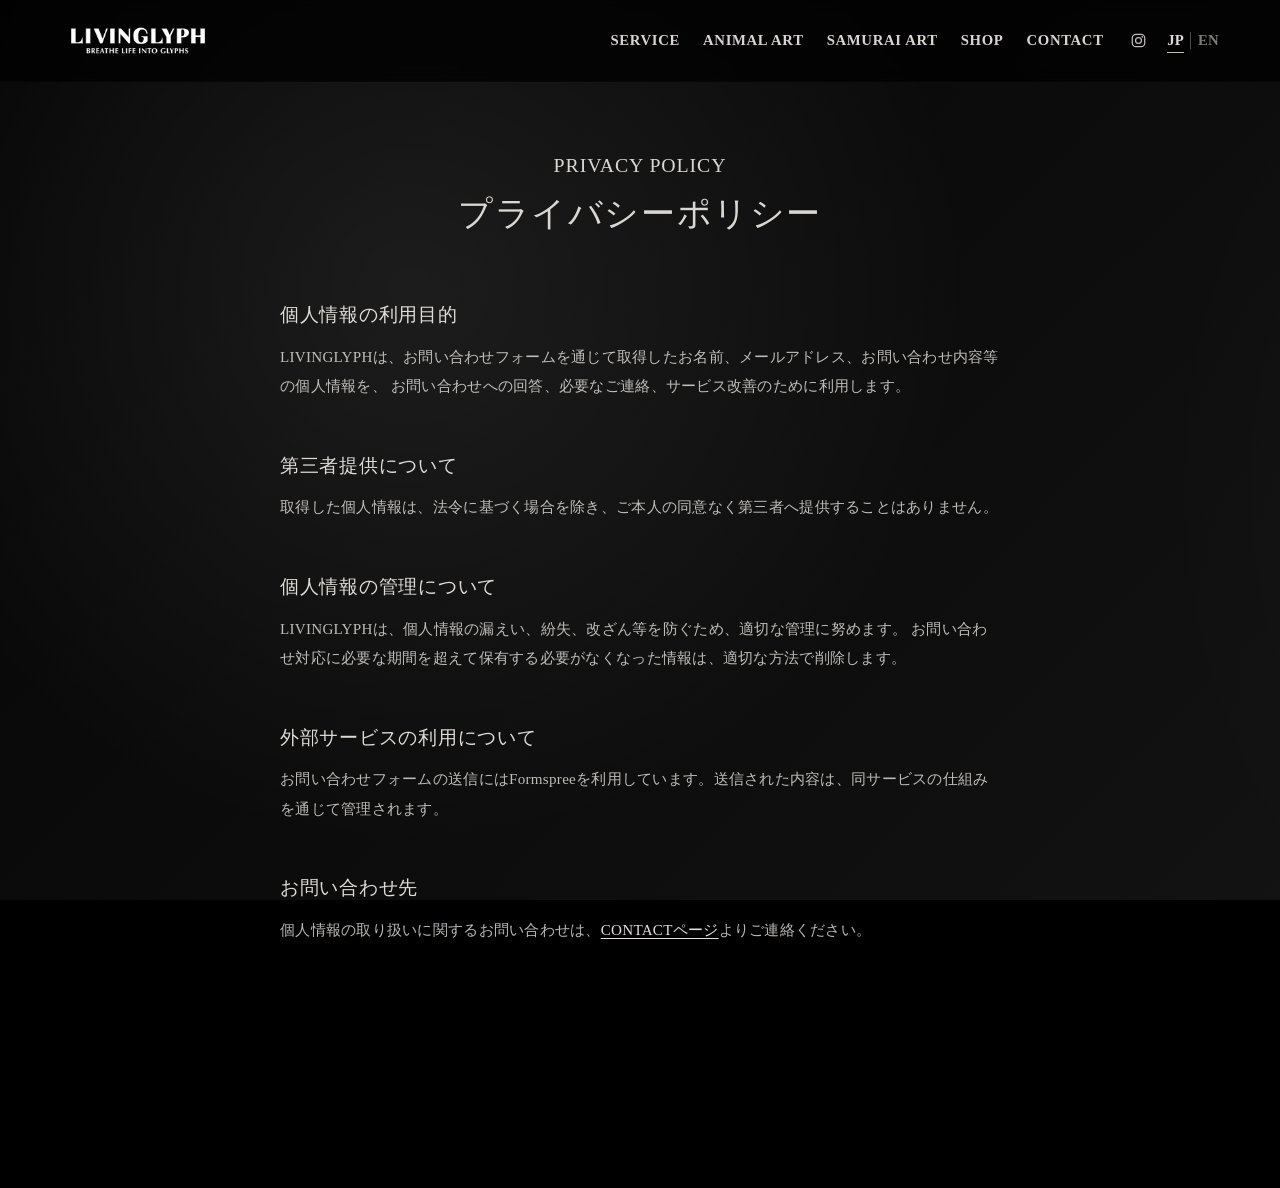
<file: contact/privacy-policy/index.html>
<!doctype html>
<html lang="ja">
  <head>
    <meta charset="utf-8" />
    <meta name="viewport" content="width=device-width, initial-scale=1" />
    <meta name="description" content="LIVINGLYPHのお問い合わせに関するプライバシーポリシーです。" />
    <link rel="canonical" href="https://www.livinglyph.com/privacy-policy/" />
    <meta property="og:site_name" content="LIVINGLYPH" />
    <meta property="og:title" content="PRIVACY POLICY | LIVINGLYPH" />
    <meta property="og:description" content="LIVINGLYPHのお問い合わせに関するプライバシーポリシーです。" />
    <meta property="og:type" content="website" />
    <meta property="og:url" content="https://www.livinglyph.com/privacy-policy/" />
    <meta property="og:image" content="https://www.livinglyph.com/assets/images/livinglyph-logo.png" />
    <meta name="twitter:card" content="summary_large_image" />
    <title>PRIVACY POLICY | LIVINGLYPH</title>
    <link rel="preconnect" href="https://fonts.googleapis.com" />
    <link rel="preconnect" href="https://fonts.gstatic.com" crossorigin />
    <link
      href="https://fonts.googleapis.com/css2?family=Cormorant+Garamond:wght@400;500;600&family=DM+Sans:wght@400;500;700;800&family=EB+Garamond:wght@400;500;600&display=swap"
      rel="stylesheet"
    />
    <link rel="icon" href="../../assets/images/livinglyph-logo.png" type="image/png" />
    <link rel="stylesheet" href="../../assets/css/styles.css?v=20260529profileimage1" />
  </head>
  <body>
    <div class="site-noise" aria-hidden="true"></div>

    <header class="site-header" data-header>
      <a class="header-logo" href="../../" aria-label="LIVINGLYPH top">
        <img src="../../assets/images/livinglyph-logo.png" alt="LIVINGLYPH" />
      </a>
      <button
        class="menu-toggle"
        type="button"
        aria-label="Open navigation menu"
        aria-controls="site-nav"
        aria-expanded="false"
        data-menu-toggle
      >
        <span class="menu-line" aria-hidden="true"></span>
        <span class="menu-line" aria-hidden="true"></span>
        <span class="menu-close-text" aria-hidden="true">CLOSE</span>
      </button>
      <nav class="site-nav" id="site-nav" aria-label="Primary navigation" data-site-nav>
        <a href="../../service/">
          <span class="nav-title" data-i18n="navWorks">SERVICE</span>
          <span class="nav-caption" data-i18n="navWorksCaption">サービス</span>
        </a>
        <a href="../../animal-art/">
          <span class="nav-title" data-i18n="navAnimal">ANIMAL ART</span>
          <span class="nav-caption" data-i18n="navAnimalCaption">動物アート</span>
        </a>
        <a href="/samurai-art">
          <span class="nav-title" data-i18n="navSamurai">SAMURAI ART</span>
          <span class="nav-caption" data-i18n="navSamuraiCaption">侍アート</span>
        </a>
        <a href="https://livinglyph.official.ec/" target="_blank" rel="noopener noreferrer" data-menu-symbol="arrow">
          <span class="nav-title" data-i18n="navShop">SHOP</span>
          <span class="nav-caption" data-i18n="navShopCaption">オンラインストア</span>
        </a>
        <a href="../">
          <span class="nav-title" data-i18n="navContact">CONTACT</span>
          <span class="nav-caption" data-i18n="navContactCaption">お問い合わせ</span>
        </a>
        <div class="mobile-menu-footer">
          <a
            class="instagram-link"
            href="https://www.instagram.com/livinglyph.art"
            target="_blank"
            rel="noopener noreferrer"
            aria-label="Instagram"
          >
            <img class="instagram-icon" src="../../assets/icons/instagram.svg" alt="" aria-hidden="true" />
          </a>
          <div class="menu-language" aria-label="Language selector">
            <button class="is-current" type="button" aria-pressed="true" data-lang-option="ja">JP</button>
            <span class="language-separator" aria-hidden="true"></span>
            <button type="button" aria-pressed="false" data-lang-option="en">EN</button>
          </div>
        </div>
      </nav>
    </header>

    <main class="subpage-main">
      <article class="policy-section" aria-labelledby="privacy-title">
        <div class="subpage-heading reveal">
          <p>PRIVACY POLICY</p>
          <h1 id="privacy-title">プライバシーポリシー</h1>
        </div>

        <div class="policy-content reveal delay-1">
          <section>
            <h2>個人情報の利用目的</h2>
            <p>
              LIVINGLYPHは、お問い合わせフォームを通じて取得したお名前、メールアドレス、お問い合わせ内容等の個人情報を、
              お問い合わせへの回答、必要なご連絡、サービス改善のために利用します。
            </p>
          </section>

          <section>
            <h2>第三者提供について</h2>
            <p>
              取得した個人情報は、法令に基づく場合を除き、ご本人の同意なく第三者へ提供することはありません。
            </p>
          </section>

          <section>
            <h2>個人情報の管理について</h2>
            <p>
              LIVINGLYPHは、個人情報の漏えい、紛失、改ざん等を防ぐため、適切な管理に努めます。
              お問い合わせ対応に必要な期間を超えて保有する必要がなくなった情報は、適切な方法で削除します。
            </p>
          </section>

          <section>
            <h2>外部サービスの利用について</h2>
            <p>
              お問い合わせフォームの送信にはFormspreeを利用しています。送信された内容は、同サービスの仕組みを通じて管理されます。
            </p>
          </section>

          <section>
            <h2>お問い合わせ先</h2>
            <p>
              個人情報の取り扱いに関するお問い合わせは、<a href="../">CONTACTページ</a>よりご連絡ください。
            </p>
          </section>
        </div>
      </article>
    </main>

    <footer class="site-footer reveal">
      <p data-i18n="footerCopy">© 2026 LIVINGLYPH. All Rights Reserved.</p>
    </footer>

    <script src="../../assets/js/app.js?v=20260528nav4" defer></script>
  </body>
</html>
</file>
<file: assets/css/styles.css>
:root {
  --black: #000;
  --white: #f6f3ee;
  --soft: rgba(246, 243, 238, 0.72);
  --muted: rgba(246, 243, 238, 0.48);
  --faint: rgba(246, 243, 238, 0.12);
  --glass-bg: rgba(246, 243, 238, 0.1);
  --glass-bg-hover: rgba(246, 243, 238, 0.16);
  --link-button-radius: 1.5rem;
  --process-label-width: 17.4rem;
  --ease: cubic-bezier(0.19, 1, 0.22, 1);
  --a1-mincho: "A1明朝 M JIS2004 AP", "A1明朝 R JIS2004 AP", "A1明朝", "秀英明朝 L JIS2004",
    "Hiragino Mincho ProN", "Yu Mincho", "YuMincho", serif;
  --sans: var(--a1-mincho);
  --serif: var(--a1-mincho);
  --latin-serif: var(--a1-mincho);
}

* {
  box-sizing: border-box;
}

html {
  background: var(--black);
  color: var(--white);
  overflow-x: hidden;
  scroll-behavior: smooth;
}

body {
  position: relative;
  isolation: isolate;
  min-width: 320px;
  margin: 0;
  overflow-x: hidden;
  background: var(--black);
  color: var(--white);
  font-family: var(--sans);
  letter-spacing: 0;
  text-rendering: optimizeLegibility;
  -webkit-font-smoothing: antialiased;
}

body::before {
  position: fixed;
  inset: 0;
  z-index: 0;
  pointer-events: none;
  content: "";
  opacity: 1;
  background:
    radial-gradient(circle at 20% 20%, rgba(255, 255, 255, 0.08), transparent 28%),
    radial-gradient(circle at 80% 30%, rgba(255, 255, 255, 0.045), transparent 32%),
    linear-gradient(
      135deg,
      #050505 0%,
      #111111 42%,
      #2a2a2a 100%
    );
  background-size: 160% 160%, 180% 180%, 220% 220%;
  animation: livinglyphGradientShift 18s ease-in-out infinite alternate;
}

body:has(.works-page)::before {
  opacity: 0.9;
}

body:has(.animal-art-page)::before {
  opacity: 0.95;
  background:
    radial-gradient(ellipse at 18% 22%, rgba(190, 190, 190, 0.105), transparent 34%),
    radial-gradient(ellipse at 82% 18%, rgba(150, 150, 150, 0.07), transparent 38%),
    radial-gradient(ellipse at 48% 78%, rgba(170, 170, 170, 0.075), transparent 42%),
    radial-gradient(ellipse at 72% 64%, rgba(120, 120, 120, 0.16), transparent 40%),
    linear-gradient(135deg, #030303 0%, #0b0b0b 38%, #1a1a1a 68%, #050505 100%);
  background-size:
    150% 150%,
    175% 175%,
    190% 190%,
    165% 165%,
    240% 240%;
  animation: livinglyphOrganicGradient 24s ease-in-out infinite alternate;
}

body:has(.animal-art-page)::after {
  position: fixed;
  inset: -18%;
  z-index: 0;
  pointer-events: none;
  content: "";
  opacity: 0.64;
  background:
    radial-gradient(ellipse at 28% 42%, rgba(180, 180, 180, 0.055), transparent 34%),
    radial-gradient(ellipse at 72% 58%, rgba(150, 150, 150, 0.045), transparent 38%);
  filter: blur(34px);
  animation: livinglyphOrganicLayer 28s ease-in-out infinite alternate;
}

@media (max-width: 768px) {
  body::before {
    opacity: 0.95;
  }

  body:has(.works-page)::before {
    opacity: 0.8;
  }

  body:has(.animal-art-page)::after {
    opacity: 0.52;
    filter: blur(26px);
  }
}

body.is-menu-open {
  overflow: hidden;
}

img {
  display: block;
  max-width: 100%;
}

a {
  color: inherit;
  text-decoration: none;
}

.sr-only {
  position: absolute;
  width: 1px;
  height: 1px;
  padding: 0;
  overflow: hidden;
  clip: rect(0, 0, 0, 0);
  white-space: nowrap;
  border: 0;
}

#brand-story,
#process,
#gallery {
  scroll-margin-top: 6.5rem;
}

::selection {
  background: rgba(255, 255, 255, 0.18);
}

.site-noise {
  position: fixed;
  inset: 0;
  z-index: 30;
  pointer-events: none;
  opacity: 0.005;
  background-image:
    linear-gradient(rgba(255, 255, 255, 0.006) 1px, transparent 1px),
    linear-gradient(90deg, rgba(255, 255, 255, 0.005) 1px, transparent 1px);
  background-size: 8px 8px;
  mix-blend-mode: screen;
}

main,
.site-header,
.site-footer,
.subpage-main,
.works-page,
.animal-art-page,
.samurai-page {
  position: relative;
  z-index: 1;
}

body:has(.works-page) .site-noise,
body:has(.contact-section) .site-noise,
body:has(.policy-section) .site-noise,
body:has(.samurai-page) .site-noise {
  opacity: 0;
}

body:has(.animal-art-page) .site-noise {
  opacity: 0.006;
}

body:has(.animal-art-page) .site-header {
  border-bottom: 0;
  box-shadow: none;
}

.site-header {
  position: fixed;
  top: 0;
  left: 0;
  right: 0;
  z-index: 50;
  display: grid;
  grid-template-columns: minmax(9rem, 14rem) 1fr;
  align-items: center;
  gap: 2rem;
  min-height: clamp(4.8rem, 6vw, 6.2rem);
  padding: 1.1rem clamp(1.4rem, 4.8vw, 5.2rem);
  background: rgba(0, 0, 0, 0.74);
  border-bottom: 1px solid rgba(255, 255, 255, 0.012);
  -webkit-backdrop-filter: blur(6px);
  backdrop-filter: blur(6px);
  transition:
    min-height 440ms var(--ease),
    background-color 440ms var(--ease);
}

.site-header.is-scrolled {
  min-height: 4.25rem;
  background: rgba(0, 0, 0, 0.88);
}

.header-logo {
  width: clamp(7.5rem, 12vw, 12rem);
}

.header-logo img {
  width: 100%;
  height: auto;
}

.site-nav {
  display: flex;
  flex-wrap: wrap;
  align-items: center;
  justify-content: flex-end;
  gap: clamp(0.85rem, 1.8vw, 2.4rem);
  color: rgba(246, 243, 238, 0.88);
  font-size: clamp(0.68rem, 1.15vw, 0.93rem);
  font-weight: 700;
  letter-spacing: 0.045em;
  line-height: 1;
}

.site-nav a {
  position: relative;
  display: inline-flex;
  align-items: center;
  padding-block: 0.45rem;
}

.site-nav .instagram-link {
  justify-content: center;
  width: 1.42rem;
  height: 1.42rem;
  padding: 0;
  color: rgba(246, 243, 238, 0.72);
  opacity: 0.86;
  transform: translate3d(0, 0, 0);
  transition:
    color 360ms var(--ease),
    opacity 360ms var(--ease),
    transform 360ms var(--ease);
}

.site-nav .instagram-icon {
  width: 1.06rem;
  height: 1.06rem;
  opacity: 0.9;
}

.site-nav .instagram-link::after {
  display: none;
}

.site-nav .instagram-link:hover,
.site-nav .instagram-link:focus-visible {
  color: rgba(246, 243, 238, 0.96);
  opacity: 1;
  transform: translate3d(0, -1px, 0);
}

.mobile-menu-footer {
  display: inline-flex;
  align-items: center;
  gap: clamp(0.8rem, 1.4vw, 1.35rem);
}

.nav-caption {
  display: none;
}

.menu-language {
  display: inline-flex;
  align-items: center;
  gap: 0.42rem;
  color: rgba(246, 243, 238, 0.5);
  font-family: var(--sans);
  font-size: clamp(0.68rem, 1.15vw, 0.93rem);
  font-weight: 800;
  letter-spacing: 0.035em;
  line-height: 1;
}

.menu-language button {
  padding: 0;
  border: 0;
  background: transparent;
  color: inherit;
  font: inherit;
  cursor: pointer;
}

.menu-language .is-current {
  position: relative;
  color: rgba(246, 243, 238, 0.9);
}

.menu-language .is-current::after {
  position: absolute;
  left: 0;
  right: 0;
  bottom: -0.32rem;
  height: 1px;
  content: "";
  background: rgba(246, 243, 238, 0.78);
}

.language-separator {
  width: 1px;
  height: 1.1rem;
  background: rgba(246, 243, 238, 0.3);
}

.back-to-top {
  position: fixed;
  right: clamp(1rem, 2.2vw, 1.5rem);
  bottom: clamp(4.5rem, 8vw, 5.5rem);
  z-index: 40;
  display: inline-flex;
  flex-direction: column;
  align-items: center;
  gap: 0.42rem;
  padding: 0.78rem 0.46rem;
  border: none;
  background: transparent;
  box-shadow: none;
  color: rgba(246, 243, 238, 0.9);
  font-family: var(--sans);
  font-size: 0.72rem;
  font-weight: 700;
  line-height: 1;
  letter-spacing: 0.08em;
  cursor: pointer;
  opacity: 0.88;
  visibility: visible;
  pointer-events: auto;
  transition:
    opacity 240ms var(--ease),
    visibility 240ms var(--ease),
    background-color 240ms var(--ease),
    color 240ms var(--ease);
}

.back-to-top__arrow {
  font-size: 1.1rem;
  line-height: 1;
}

.back-to-top__text {
  writing-mode: vertical-rl;
}

.back-to-top:hover,
.back-to-top:focus-visible {
  background: transparent;
  color: #fff;
  opacity: 1;
  outline: 0;
}

body.is-scrolling .back-to-top,
body.is-menu-open .back-to-top {
  opacity: 0;
  visibility: hidden;
  pointer-events: none;
}

.site-nav a::after {
  position: absolute;
  left: 0;
  bottom: 0;
  width: 100%;
  height: 1px;
  content: "";
  background: currentColor;
  transform: scaleX(0);
  transform-origin: right;
  transition: transform 460ms var(--ease);
}

.site-nav a:hover::after,
.site-nav a:focus-visible::after {
  transform: scaleX(1);
  transform-origin: left;
}

.menu-toggle {
  display: none;
}

.opening {
  position: relative;
  display: grid;
  min-height: 100svh;
  place-items: center;
  overflow: hidden;
  isolation: isolate;
  padding: clamp(6.8rem, 10vw, 9rem) clamp(1.25rem, 4vw, 4rem) clamp(3rem, 6vw, 5rem);
  background: transparent;
}

.hero-video {
  position: absolute;
  inset: 0;
  z-index: -3;
  width: 100%;
  height: 100%;
  overflow: hidden;

  display: grid;
  place-items: center;

  background: transparent;
}

.hero-video video {
  width: 100%;
  height: 100%;

  object-fit: cover;
  object-position: center bottom;
  opacity: 0;

  display: block;
  transition: opacity 900ms var(--ease);
}

.hero-video.is-loaded video {
  opacity: 1;
}

.top-fixed-bg {
  position: fixed;
  inset: 0;
  z-index: 0;
  overflow: hidden;
  pointer-events: none;
  visibility: visible;
  opacity: 0.88;
  background: transparent;
  transition:
    opacity 450ms var(--ease),
    visibility 450ms var(--ease);
}

.top-fixed-bg-video {
  width: 100%;
  height: 100%;
  object-fit: cover;
  object-position: center bottom;
  opacity: 0;
  transition: opacity 900ms var(--ease);
}

.top-fixed-bg.is-loaded .top-fixed-bg-video {
  opacity: 0.24;
}

.top-fixed-bg-overlay {
  position: absolute;
  inset: 0;
  pointer-events: none;
  background-color: rgba(0, 0, 0, 0.34);
  background-image:
    radial-gradient(circle at center, rgba(0, 0, 0, 0.12), rgba(0, 0, 0, 0.82)),
    radial-gradient(rgba(255, 255, 255, 0.045) 20%, transparent 22%),
    radial-gradient(rgba(255, 255, 255, 0.032) 20%, transparent 22%);
  background-position:
    center,
    0 0,
    3px 3px;
  background-size:
    auto,
    6px 6px,
    6px 6px;
}

main#top {
  position: relative;
  z-index: 1;
}

.top-story-scene {
  position: relative;
  isolation: isolate;
  background: transparent;
}

.top-brand-hero,
.brand-story {
  position: relative;
  z-index: 2;
}

.top-brand-hero {
  background: transparent;
}

.top-brand-hero__inner {
  z-index: 2;
  text-align: center;
}

.top-brand-hero .top-brand-logo {
  width: clamp(26.25rem, 42vw, 47.5rem);
  max-width: 86vw;
}

.top-brand-hero__inner p {
  max-width: min(100%, 42.5rem);
  margin: 0 auto;
  text-align: center;
}

.brand-story {
  display: grid;
  gap: clamp(3rem, 5vw, 4.5rem);
  place-items: center;
  padding: clamp(5.8rem, 9vw, 8rem) clamp(1.4rem, 7vw, 7rem) clamp(6rem, 10vw, 8.75rem);
  background: transparent;
  text-align: center;
}

.brand-story-heading {
  margin: 0;
  color: rgba(246, 243, 238, 0.94);
  font-family: var(--latin-serif);
  font-size: clamp(1.05rem, 1.5vw, 1.32rem);
  font-weight: 500;
  line-height: 1.35;
  letter-spacing: 0.12em;
}

.brand-story-link {
  position: relative;
  display: block;
  width: min(100%, 70rem);
  margin-inline: auto;
  overflow: hidden;
  color: var(--white);
}

.brand-story-thumb {
  width: 100%;
  opacity: 0.82;
  transition:
    opacity 420ms var(--ease),
    transform 900ms var(--ease);
}

.brand-story-play {
  position: absolute;
  inset: 0;
  display: grid;
  place-items: center;
  align-content: center;
  gap: 1rem;
  pointer-events: none;
}

.brand-story-play-icon {
  position: relative;
  display: grid;
  width: clamp(3.8rem, 6vw, 4.8rem);
  aspect-ratio: 1;
  place-items: center;
  border: 1px solid rgba(246, 243, 238, 0.78);
  border-radius: 50%;
  background: rgba(0, 0, 0, 0.24);
  transition:
    border-color 360ms var(--ease),
    background-color 360ms var(--ease),
    transform 360ms var(--ease);
}

.brand-story-play-icon::before {
  width: 0;
  height: 0;
  margin-left: 0.22rem;
  border-top: 0.48rem solid transparent;
  border-bottom: 0.48rem solid transparent;
  border-left: 0.72rem solid rgba(246, 243, 238, 0.94);
  content: "";
}

.brand-story-link:hover,
.brand-story-link:focus-visible {
  outline: 0;
}

.brand-story-link:hover .brand-story-thumb,
.brand-story-link:focus-visible .brand-story-thumb {
  opacity: 0.95;
  transform: scale(1.012);
}

.brand-story-link:hover .brand-story-play-icon,
.brand-story-link:focus-visible .brand-story-play-icon {
  border-color: rgba(246, 243, 238, 0.95);
  background: rgba(255, 255, 255, 0.08);
  transform: scale(1.04);
}

.livinglyph-entry {
  position: fixed;
  inset: 0;
  z-index: 1000;
  display: grid;
  place-items: center;
  padding: clamp(1.4rem, 5vw, 4rem);
  background:
    radial-gradient(circle at 50% 28%, rgba(255, 255, 255, 0.1), transparent 30%),
    rgba(0, 0, 0, 0.86);
  opacity: 1;
  visibility: visible;
  transition:
    opacity 420ms var(--ease),
    visibility 420ms var(--ease);
}

.livinglyph-entry[hidden],
.livinglyph-entry.is-hidden {
  opacity: 0;
  visibility: hidden;
  pointer-events: none;
}

.livinglyph-entry-panel {
  display: grid;
  width: min(100%, 38rem);
  gap: clamp(1.1rem, 2.6vw, 1.6rem);
  padding: clamp(2rem, 5vw, 3.6rem);
  border: 1px solid rgba(246, 243, 238, 0.16);
  border-radius: 1.4rem;
  background:
    linear-gradient(135deg, rgba(255, 255, 255, 0.09), rgba(255, 255, 255, 0.035)),
    rgba(0, 0, 0, 0.56);
  box-shadow:
    0 1.5rem 5rem rgba(0, 0, 0, 0.46),
    inset 0 1px 0 rgba(255, 255, 255, 0.12);
  -webkit-backdrop-filter: blur(18px) saturate(1.1);
  backdrop-filter: blur(18px) saturate(1.1);
  text-align: center;
}

.livinglyph-entry-logo {
  justify-self: center;
  width: min(68vw, 16rem);
  height: auto;
}

.livinglyph-entry-kicker,
.livinglyph-words-kicker {
  margin: 0;
  color: rgba(246, 243, 238, 0.58);
  font-family: var(--latin-serif);
  font-size: clamp(0.75rem, 1vw, 0.9rem);
  line-height: 1.4;
  letter-spacing: 0.14em;
}

.livinglyph-entry h2 {
  margin: 0;
  color: rgba(246, 243, 238, 0.95);
  font-family: var(--serif);
  font-size: clamp(1.12rem, 2.2vw, 1.62rem);
  font-weight: 500;
  line-height: 1.75;
}

.livinglyph-entry p {
  margin: 0;
  color: rgba(246, 243, 238, 0.72);
  font-family: var(--serif);
  font-size: clamp(0.92rem, 1.2vw, 1rem);
  line-height: 2;
}

.livinglyph-entry-form {
  display: grid;
  gap: 1rem;
  margin-top: 0.4rem;
}

.livinglyph-entry-input {
  width: 100%;
  min-height: 3.35rem;
  padding: 0.9rem 1.15rem;
  border: 1px solid rgba(246, 243, 238, 0.22);
  border-radius: 1rem;
  background: rgba(255, 255, 255, 0.045);
  color: var(--white);
  font: inherit;
  letter-spacing: 0.04em;
  outline: 0;
  transition:
    border-color 260ms var(--ease),
    background-color 260ms var(--ease),
    box-shadow 260ms var(--ease);
}

.livinglyph-entry-input::placeholder {
  color: rgba(246, 243, 238, 0.36);
}

.livinglyph-entry-input:focus {
  border-color: rgba(246, 243, 238, 0.66);
  background: rgba(255, 255, 255, 0.07);
  box-shadow: 0 0 0 3px rgba(255, 255, 255, 0.055);
}

.livinglyph-entry-note {
  margin: -0.2rem auto 0;
  color: rgba(246, 243, 238, 0.5);
  font-family: var(--serif);
  font-size: clamp(0.625rem, 0.85vw, 0.75rem);
  line-height: 1.7;
  letter-spacing: 0.04em;
  text-align: center;
}

.livinglyph-entry-actions {
  display: flex;
  flex-wrap: wrap;
  justify-content: center;
  gap: 0.8rem;
}

.livinglyph-entry-button {
  display: inline-flex;
  min-width: 8.8rem;
  min-height: 3rem;
  align-items: center;
  justify-content: center;
  padding: 0 1.4rem;
  border: 1px solid rgba(246, 243, 238, 0.24);
  border-radius: var(--link-button-radius);
  background:
    linear-gradient(135deg, rgba(255, 255, 255, 0.14), rgba(255, 255, 255, 0.06));
  color: rgba(246, 243, 238, 0.94);
  cursor: pointer;
  font-family: var(--latin-serif);
  font-size: 0.82rem;
  letter-spacing: 0.16em;
  transition:
    background-color 260ms var(--ease),
    border-color 260ms var(--ease),
    transform 260ms var(--ease);
}

.livinglyph-entry-button:hover,
.livinglyph-entry-button:focus-visible {
  border-color: rgba(246, 243, 238, 0.46);
  background:
    linear-gradient(135deg, rgba(255, 255, 255, 0.18), rgba(255, 255, 255, 0.08));
  outline: 0;
  transform: translateY(-1px);
}

.livinglyph-entry-button--ghost {
  background: rgba(0, 0, 0, 0.24);
  color: rgba(246, 243, 238, 0.72);
}

.livinglyph-words {
  position: relative;
  z-index: 2;
  padding: clamp(4.8rem, 8vw, 7.6rem) clamp(1.4rem, 7vw, 7rem);
  background: transparent;
  text-align: center;
}

.livinglyph-words.is-disabled {
  display: none;
}

.livinglyph-words__inner {
  display: grid;
  width: min(100%, 70rem);
  gap: clamp(1rem, 2vw, 1.5rem);
  margin-inline: auto;
}

.livinglyph-words h2,
.livinglyph-words-heading {
  margin: 0;
  color: rgba(246, 243, 238, 0.94);
  font-family: var(--serif);
  font-weight: 500;
  line-height: 1.6;
}

.livinglyph-words h2 {
  font-size: clamp(1.15rem, 2vw, 1.7rem);
}

.livinglyph-words-heading {
  font-size: clamp(1rem, 1.45vw, 1.28rem);
}

.livinglyph-words-description {
  max-width: 42rem;
  margin: 0 auto;
  color: rgba(246, 243, 238, 0.68);
  font-family: var(--serif);
  font-size: clamp(0.9rem, 1.1vw, 1rem);
  line-height: 1.95;
}

.livinglyph-word-note {
  max-width: 39rem;
  margin: 0.45rem auto 0;
  padding-inline: 0.75rem;
  color: rgba(246, 243, 238, 0.5);
  font-family: var(--serif);
  font-size: clamp(0.74rem, 0.9vw, 0.82rem);
  line-height: 1.86;
  text-align: center;
}

.livinglyph-word-cloud {
  position: relative;
  width: min(100%, 61.25rem);
  min-height: 7.35rem;
  margin: clamp(2rem, 3.6vw, 3rem) auto 0;
  padding: 1.75rem 0 1.9rem;
  overflow: hidden;
  -webkit-mask-image: linear-gradient(90deg, transparent 0%, #000 8%, #000 92%, transparent 100%);
  mask-image: linear-gradient(90deg, transparent 0%, #000 8%, #000 92%, transparent 100%);
}

.livinglyph-word-cloud.is-marquee {
  overflow: hidden;
  -webkit-mask-image: linear-gradient(90deg, transparent 0%, #000 8%, #000 92%, transparent 100%);
  mask-image: linear-gradient(90deg, transparent 0%, #000 8%, #000 92%, transparent 100%);
}

.livinglyph-word-track {
  align-items: center;
  display: flex;
  width: max-content;
  gap: 1.75rem;
  padding: 0.75rem 0;
  animation: livinglyphWordsLoop 34s linear infinite;
  will-change: transform;
}

.livinglyph-word-cloud.is-marquee .livinglyph-word-track {
  width: max-content;
  animation: livinglyphWordsLoop 34s linear infinite;
}

.livinglyph-word-cloud.is-low-count .livinglyph-word-track {
  gap: 0;
  width: 300%;
  padding-left: 0;
  animation: livinglyphWordsLoopLow 42s linear infinite;
}

.livinglyph-word-group {
  display: flex;
  align-items: center;
  gap: 1.38rem;
  min-height: 5.65rem;
  overflow: visible;
  padding-right: 1.38rem;
}

.livinglyph-word-cloud.is-marquee .livinglyph-word-group {
  display: flex;
}

.livinglyph-word-cloud.is-low-count .livinglyph-word-group {
  justify-content: center;
  width: 100%;
  min-width: 33.333%;
  padding-inline: clamp(2rem, 8vw, 6rem);
}

.livinglyph-word {
  position: relative;
  display: inline-flex;
  align-items: center;
  justify-content: center;
  isolation: isolate;
  overflow: visible;
}

.livinglyph-word--y1 {
  transform: translateY(-0.75rem);
}

.livinglyph-word--y2 {
  transform: translateY(0.5rem);
}

.livinglyph-word--y3 {
  transform: translateY(-0.31rem);
}

.livinglyph-word--y4 {
  transform: translateY(0.81rem);
}

.livinglyph-word--y5 {
  transform: translateY(-0.56rem);
}

.livinglyph-word--bubble {
  position: relative;
  display: inline-flex;
  align-items: center;
  justify-content: center;
  min-height: 2.38rem;
  padding: 0.62rem 1.16rem;
  border: 1px solid rgba(246, 243, 238, 0.22);
  border-radius: 999px;
  background:
    linear-gradient(135deg, rgba(255, 255, 255, 0.12), rgba(255, 255, 255, 0.045));
  box-shadow:
    0 0.5rem 1.5rem rgba(0, 0, 0, 0.2),
    inset 0 1px 0 rgba(255, 255, 255, 0.06);
  color: rgba(246, 243, 238, 0.88);
  font-family: var(--latin-serif);
  font-size: clamp(0.72rem, 1.02vw, 0.9rem);
  line-height: 1;
  letter-spacing: 0.08em;
  white-space: nowrap;
  animation: livinglyphWordFloat var(--word-duration, 7s) ease-in-out infinite alternate;
  animation-delay: var(--word-delay, 0s);
  -webkit-backdrop-filter: blur(12px);
  backdrop-filter: blur(12px);
  transition:
    opacity 350ms var(--ease),
    transform 350ms var(--ease),
    border-color 350ms var(--ease),
    background 350ms var(--ease),
    box-shadow 350ms var(--ease);
}

.livinglyph-word--bubble::after {
  display: none;
  content: none;
}

.livinglyph-word--bubble:hover {
  border-color: rgba(246, 243, 238, 0.28);
  background:
    linear-gradient(135deg, rgba(255, 255, 255, 0.14), rgba(255, 255, 255, 0.05));
  color: rgba(246, 243, 238, 0.96);
}

.livinglyph-word--new {
  border-color: rgba(226, 213, 170, 0.58);
  background:
    linear-gradient(135deg, rgba(226, 213, 170, 0.18), rgba(255, 255, 255, 0.06));
  box-shadow:
    0 0 18px rgba(226, 213, 170, 0.16),
    0 8px 24px rgba(0, 0, 0, 0.24),
    inset 0 1px 0 rgba(255, 255, 255, 0.12);
  color: rgba(255, 255, 255, 0.98);
}

.livinglyph-word--new::before {
  position: absolute;
  inset: -2px;
  border: 1px solid rgba(226, 213, 170, 0.18);
  border-radius: inherit;
  content: "";
  opacity: 0.8;
  pointer-events: none;
}

.livinglyph-word--float-alt {
  animation-name: livinglyphWordFloatAlt;
}

@keyframes livinglyphWordsLoop {
  from {
    transform: translate3d(0, 0, 0);
  }

  to {
    transform: translate3d(-50%, 0, 0);
  }
}

@keyframes livinglyphWordsLoopLow {
  from {
    transform: translate3d(0, 0, 0);
  }

  to {
    transform: translate3d(-33.333%, 0, 0);
  }
}

@keyframes livinglyphWordFloatAlt {
  from {
    opacity: 0.66;
    transform: translate3d(0, 0, 0);
  }

  to {
    opacity: 1;
    transform: translate3d(-0.25rem, 0.32rem, 0);
  }
}

.livinglyph-words-link,
.word-entry-cta {
  display: flex;
  align-items: center;
  justify-content: center;
  justify-self: center;
  width: min(520px, 92%);
  min-height: 88px;
  margin: 28px auto 0;
  padding: 18px 32px;
  border: 1px solid rgba(255, 255, 255, 0.22);
  border-radius: 32px;
  background:
    linear-gradient(135deg, rgba(255, 255, 255, 0.1), rgba(255, 255, 255, 0.04));
  box-shadow:
    0 10px 30px rgba(0, 0, 0, 0.28),
    inset 0 1px 0 rgba(255, 255, 255, 0.06);
  color: rgba(255, 255, 255, 0.92);
  font-family: var(--serif);
  font-size: clamp(0.92rem, 1.1vw, 1rem);
  line-height: 1.6;
  letter-spacing: 0.08em;
  text-align: center;
  text-decoration: none;
  -webkit-backdrop-filter: blur(10px);
  backdrop-filter: blur(10px);
  transition:
    transform 0.3s ease,
    background 0.3s ease,
    border-color 0.3s ease,
    box-shadow 0.3s ease;
}

.livinglyph-words-link[hidden],
.word-entry-cta[hidden] {
  display: none;
}

.livinglyph-words-link:hover,
.livinglyph-words-link:focus-visible,
.word-entry-cta:hover,
.word-entry-cta:focus-visible {
  border-color: rgba(255, 255, 255, 0.32);
  background:
    linear-gradient(135deg, rgba(255, 255, 255, 0.14), rgba(255, 255, 255, 0.06));
  box-shadow:
    0 14px 34px rgba(0, 0, 0, 0.34),
    inset 0 1px 0 rgba(255, 255, 255, 0.08);
  color: rgba(255, 255, 255, 0.92);
  outline: 0;
  transform: translateY(-2px);
}

.livinglyph-words-link:active,
.word-entry-cta:active {
  transform: translateY(0);
}

@keyframes livinglyphWordFloat {
  from {
    opacity: 0.62;
    transform: translate3d(0, 0, 0);
  }

  to {
    opacity: 1;
    transform: translate3d(0.38rem, -0.5rem, 0);
  }
}

@media (max-width: 768px) {
  .livinglyph-entry {
    align-items: end;
    padding: 1rem;
  }

  .livinglyph-entry-panel {
    max-height: calc(100dvh - 2rem);
    overflow-y: auto;
    padding: 1.6rem;
    border-radius: 1.1rem;
  }

  .livinglyph-entry-actions {
    display: grid;
    grid-template-columns: 1fr;
  }

  .livinglyph-entry-button {
    width: 100%;
  }

  .livinglyph-words {
    padding: clamp(4rem, 13vw, 5.6rem) clamp(1.2rem, 5vw, 1.4rem);
  }

  .livinglyph-word-note {
    max-width: min(100%, 38.75rem);
    padding-inline: 0.75rem;
    font-size: 0.72rem;
    line-height: 1.78;
  }

  .livinglyph-word-cloud {
    width: 100%;
    min-height: 6.65rem;
    margin-top: 1.75rem;
    padding: 1.15rem 0 1.28rem;
  }

  .livinglyph-word-track {
    gap: 0.75rem;
    animation-duration: 36s;
  }

  .livinglyph-word-group {
    gap: 0.75rem;
    min-height: 4.25rem;
    padding-right: 0.75rem;
  }

  .livinglyph-word-cloud.is-low-count .livinglyph-word-track {
    gap: 0;
    width: 300%;
    padding-left: 0;
    animation: livinglyphWordsLoopLow 36s linear infinite;
  }

  .livinglyph-word-cloud.is-low-count .livinglyph-word-group {
    gap: 0.75rem;
    justify-content: center;
    width: 100%;
    min-width: 33.333%;
    padding-inline: 1rem;
  }

  .livinglyph-word--y1 {
    transform: translateY(-0.42rem);
  }

  .livinglyph-word--y2 {
    transform: translateY(0.34rem);
  }

  .livinglyph-word--y3 {
    transform: translateY(-0.18rem);
  }

  .livinglyph-word--y4 {
    transform: translateY(0.46rem);
  }

  .livinglyph-word--y5 {
    transform: translateY(-0.32rem);
  }

  .livinglyph-word--bubble {
    min-height: 2.12rem;
    padding: 0.54rem 0.88rem;
    font-size: 0.69rem;
    letter-spacing: 0.06em;
  }

  .word-entry-cta {
    min-height: 76px;
    padding: 16px 24px;
    border-radius: 28px;
  }
}

@media (max-width: 480px) {
  .livinglyph-entry-actions {
    gap: 0.75rem;
  }

  .word-entry-cta {
    width: calc(100% - 32px);
    min-height: 68px;
    padding: 14px 18px;
    border-radius: 24px;
    font-size: 14px;
    line-height: 1.5;
  }
}

@media (max-width: 430px) {
  .livinglyph-word-track {
    animation-duration: 32s;
  }

  .livinglyph-word-group {
    gap: 0.62rem;
    padding-right: 0.62rem;
  }

  .livinglyph-word-cloud.is-low-count .livinglyph-word-track {
    gap: 0;
    padding-left: 0;
  }

  .livinglyph-word-cloud.is-low-count .livinglyph-word-group {
    padding-inline: 0.75rem;
  }

  .livinglyph-word--bubble {
    padding: 0.5rem 0.78rem;
    font-size: 0.66rem;
  }
}

.top-actions,
.brand-story {
  position: relative;
  z-index: 1;
  background: transparent;
}

.site-footer {
  position: relative;
  z-index: 2;
  background: transparent;
  -webkit-backdrop-filter: none;
  backdrop-filter: none;
}

.profile-section {
  position: relative;
  z-index: 2;
  background: transparent;
}

.story-intro {
  position: relative;
  z-index: 1;
  display: grid;
  justify-items: center;
  gap: clamp(2rem, 3.8vw, 3rem);
  width: min(100%, 43rem);
  overflow-wrap: anywhere;
}

.story-intro img {
  justify-self: center;
  width: min(36vw, 20rem);
}

.story-intro p {
  max-width: min(100%, 40rem);
  margin: 0;
  color: rgba(246, 243, 238, 0.78);
  font-family: var(--serif);
  font-size: clamp(0.95rem, 1.22vw, 1.12rem);
  font-weight: 500;
  line-height: 1.98;
  letter-spacing: 0.012em;
}

.top-actions {
  position: relative;
  overflow: hidden;
  padding: clamp(4.8rem, 8vw, 7.2rem) clamp(1.4rem, 7vw, 7rem);
  background: transparent;
}

.top-actions__inner {
  display: grid;
  gap: clamp(1.8rem, 3.2vw, 2.6rem);
  width: min(100%, 72rem);
  margin-inline: auto;
}

.top-actions__heading {
  display: grid;
  gap: clamp(1.5rem, 2.6vw, 2.2rem);
  width: min(100%, 50rem);
  margin-inline: auto;
  text-align: center;
}

.top-actions__heading h2 {
  margin: 0;
  color: rgba(246, 243, 238, 0.94);
  font-family: var(--latin-serif);
  font-size: clamp(1.05rem, 1.5vw, 1.32rem);
  font-weight: 500;
  line-height: 1.35;
  letter-spacing: 0.12em;
}

.top-actions__grid {
  display: grid;
  grid-template-columns: repeat(3, minmax(0, 1fr));
  gap: clamp(1rem, 1.7vw, 1.5rem);
}

.top-actions__card {
  display: grid;
  min-height: clamp(6.6rem, 8vw, 8rem);
  place-items: center;
  gap: 0.58rem;
  padding: clamp(1.15rem, 1.7vw, 1.55rem) clamp(1.5rem, 2.6vw, 2.25rem);
  border: 1px solid rgba(246, 243, 238, 0.46);
  border-radius: 1.5rem;
  background: transparent;
  box-shadow: none;
  color: inherit;
  text-align: center;
  -webkit-backdrop-filter: none;
  backdrop-filter: none;
  transition:
    background-color 360ms var(--ease),
    border-color 360ms var(--ease),
    color 360ms var(--ease),
    opacity 360ms var(--ease);
}

.top-actions__card:hover,
.top-actions__card:focus-visible {
  border-color: rgba(246, 243, 238, 0.75);
  background: rgba(255, 255, 255, 0.045);
  opacity: 1;
  outline: 0;
}

.top-actions__card h3 {
  margin: 0;
  color: rgba(246, 243, 238, 0.92);
  font-family: var(--latin-serif);
  font-size: clamp(1.08rem, 1.35vw, 1.24rem);
  font-weight: 500;
  line-height: 1.35;
  letter-spacing: 0.05em;
}

.top-actions__card p {
  max-width: 26rem;
  margin: 0;
  color: rgba(246, 243, 238, 0.68);
  font-family: var(--serif);
  font-size: clamp(0.92rem, 1.08vw, 1rem);
  font-weight: 500;
  line-height: 1.95;
  letter-spacing: 0.015em;
}

.manifesto {
  position: relative;
  display: grid;
  justify-items: center;
  overflow: hidden;
  padding: clamp(4.8rem, 8.2vw, 7.4rem) clamp(1.4rem, 7vw, 7rem) clamp(4.6rem, 7.8vw, 7rem);
  background: transparent;
  -webkit-backdrop-filter: none;
  backdrop-filter: none;
  text-align: left;
}

.manifesto::before,
.process::before,
.gallery::before {
  position: absolute;
  inset: 0;
  z-index: -1;
  content: "";
  background:
    linear-gradient(rgba(255, 255, 255, 0.004) 1px, transparent 1px),
    linear-gradient(90deg, rgba(255, 255, 255, 0.004) 1px, transparent 1px);
  background-size: 10px 10px;
}

.site-footer::before {
  position: absolute;
  inset: 0;
  z-index: -1;
  content: "";
  background: transparent;
}

.manifesto-body {
  position: relative;
  z-index: 1;
  display: grid;
  grid-template-columns: minmax(0, 1fr) minmax(13rem, 0.52fr);
  align-items: center;
  gap: clamp(3rem, 8vw, 8.2rem);
  width: min(100%, 64rem);
}

.manifesto-copy {
  display: grid;
  justify-items: start;
  gap: clamp(0.56rem, 0.9vw, 0.82rem);
  width: min(100%, 39rem);
  color: rgba(246, 243, 238, 0.84);
  font-family: var(--serif);
  font-size: clamp(0.92rem, 1.1vw, 1.03rem);
  font-weight: 500;
  line-height: 1.86;
  letter-spacing: 0.01em;
  overflow-wrap: anywhere;
}

.manifesto-heading {
  display: grid;
  justify-items: start;
  gap: clamp(0.42rem, 0.8vw, 0.7rem);
  margin-bottom: clamp(1.2rem, 2.2vw, 2rem);
}

.manifesto-heading h2 {
  margin: 0;
  color: rgba(246, 243, 238, 0.94);
  font-family: var(--serif);
  font-size: clamp(2.1rem, 3.4vw, 3.4rem);
  font-weight: 400;
  line-height: 1.2;
}

.manifesto-heading p {
  margin: 0;
  color: rgba(246, 243, 238, 0.86);
  font-family: var(--latin-serif);
  font-size: clamp(0.96rem, 1.32vw, 1.2rem);
  font-weight: 300;
  line-height: 1.2;
  letter-spacing: 0.045em;
}

.manifesto-copy p {
  margin: 0;
}

.manifesto-visual {
  display: grid;
  justify-self: center;
  width: min(27vw, 18.5rem);
  min-width: 13.5rem;
  margin: 0;
  overflow: hidden;
  transition:
    opacity 1050ms var(--ease),
    transform 1050ms var(--ease);
  will-change: opacity, transform;
}

.manifesto-visual.reveal {
  opacity: 1;
  transform: translate3d(0, 1.4rem, 0);
}

.manifesto-visual.reveal.is-visible {
  opacity: 1;
  transform: translate3d(0, 0, 0);
  will-change: auto;
}

.manifesto-visual img {
  display: block;
  width: auto;
  max-width: 100%;
  height: auto;
  max-height: min(78svh, 52rem);
  object-fit: contain;
  opacity: 0.9;
  transform: scale(1.08);
  transform-origin: 50% 50%;
  transition: transform 1600ms var(--ease);
}

.manifesto-visual.reveal.is-visible img {
  transform: scale(1);
}

.profile-section {
  position: relative;
  overflow: hidden;
  padding: clamp(5rem, 8vw, 7.6rem) clamp(1.4rem, 7vw, 7rem) clamp(5.4rem, 8.6vw, 8rem);
  background: transparent;
}

.profile-inner {
  display: grid;
  grid-template-columns: minmax(0, 0.92fr) minmax(18rem, 0.86fr);
  gap: clamp(3rem, 7vw, 7.2rem);
  align-items: start;
  width: min(100%, 74rem);
  margin-inline: auto;
}

.profile-copy {
  color: rgba(246, 243, 238, 0.9);
  font-family: var(--serif);
}

.profile-copy h2 {
  margin: 0 0 clamp(1.8rem, 3vw, 2.6rem);
  color: rgba(246, 243, 238, 0.95);
  font-family: var(--latin-serif);
  font-size: clamp(1.45rem, 2.2vw, 2rem);
  font-weight: 500;
  line-height: 1;
  letter-spacing: 0.04em;
}

.profile-name,
.profile-body,
.profile-awards,
.profile-portfolio {
  display: grid;
  gap: 0.42rem;
}

.profile-body {
  margin-top: clamp(2rem, 3.4vw, 2.8rem);
  gap: 0.62rem;
}

.profile-awards {
  margin-top: clamp(2rem, 3.2vw, 2.7rem);
}

.profile-portfolio {
  margin-top: clamp(2.2rem, 3.4vw, 3rem);
}

.profile-copy p,
.profile-awards h3,
.profile-portfolio h3 {
  margin: 0;
  font-size: clamp(0.92rem, 1.16vw, 1.04rem);
  font-weight: 500;
  line-height: 1.9;
  letter-spacing: 0.02em;
}

.profile-awards h3,
.profile-portfolio h3 {
  color: rgba(246, 243, 238, 0.94);
  font-family: var(--latin-serif);
  line-height: 1.25;
  letter-spacing: 0.04em;
}

.profile-portfolio-button {
  display: inline-flex;
  width: fit-content;
  min-height: 2.75rem;
  align-items: center;
  justify-content: center;
  margin-top: clamp(0.85rem, 1.6vw, 1.25rem);
  padding: 0.72rem 1.35rem;
  border: 1px solid rgba(246, 243, 238, 0.42);
  background: transparent;
  color: rgba(246, 243, 238, 0.9);
  font-family: var(--latin-serif);
  font-size: clamp(0.82rem, 0.98vw, 0.92rem);
  line-height: 1.3;
  letter-spacing: 0.08em;
  transition:
    background-color 360ms var(--ease),
    border-color 360ms var(--ease),
    color 360ms var(--ease);
}

.profile-portfolio-button:hover,
.profile-portfolio-button:focus-visible {
  border-color: rgba(246, 243, 238, 0.72);
  background: rgba(255, 255, 255, 0.08);
  color: #fff;
  outline: 0;
}

.profile-portrait {
  align-self: start;
  margin: calc(clamp(1.45rem, 2.2vw, 2rem) + clamp(1.8rem, 3vw, 2.6rem)) 0 0;
}

.profile-image-wrap {
  opacity: 0;
  transform: translate3d(3rem, 0, 0);
  transition:
    opacity 980ms var(--ease),
    transform 1180ms var(--ease);
  will-change: opacity, transform;
}

.profile-image-wrap.is-visible {
  opacity: 1;
  transform: translate3d(0, 0, 0);
  will-change: auto;
}

.profile-portrait img {
  width: 100%;
  border-radius: 8px;
  box-shadow: 0 2.8rem 7rem rgba(0, 0, 0, 0.52);
}

.process {
  position: relative;
  overflow: hidden;
  padding: clamp(3.8rem, 6.6vw, 5.8rem) clamp(1.4rem, 6vw, 6rem) clamp(4rem, 6.4vw, 5.8rem);
  background: transparent;
  -webkit-backdrop-filter: none;
  backdrop-filter: none;
}

.process-title {
  position: relative;
  z-index: 1;
  display: grid;
  justify-items: center;
  gap: clamp(0.5rem, 0.85vw, 0.78rem);
  margin: 0 auto clamp(3.2rem, 5.6vw, 5.1rem);
  text-align: center;
}

.process-title p,
.process-title h2 {
  margin: 0;
  color: rgba(246, 243, 238, 0.88);
  font-family: var(--serif);
  font-weight: 500;
  line-height: 1.18;
  letter-spacing: 0.045em;
}

.process-heading-en {
  font-size: clamp(1rem, 1.55vw, 1.35rem);
}

.process-title h2 {
  font-size: clamp(1.28rem, 2.2vw, 2rem);
}

.process-note {
  margin-top: clamp(0.1rem, 0.35vw, 0.28rem);
  color: rgba(246, 243, 238, 0.66);
  font-size: clamp(0.82rem, 1.05vw, 1.02rem);
  letter-spacing: 0.025em;
}

.process-flow {
  position: relative;
  z-index: 1;
  display: grid;
  grid-template-columns:
    minmax(0, var(--process-label-width)) clamp(4.2rem, 7.2vw, 7.6rem)
    minmax(0, var(--process-label-width)) clamp(4.2rem, 7.2vw, 7.6rem)
    minmax(0, var(--process-label-width));
  align-items: start;
  justify-content: center;
  width: min(100%, 82rem);
  margin: 0 auto;
}

.process-diagram.reveal {
  opacity: 0;
  filter: blur(8px);
  transform: scale(0.92);
  transform-origin: 50% 50%;
  transition:
    opacity 1250ms var(--ease),
    filter 1250ms var(--ease),
    transform 1250ms var(--ease);
  will-change: opacity, filter, transform;
}

.process-diagram.reveal.is-visible {
  opacity: 1;
  filter: blur(0);
  transform: scale(1);
  will-change: auto;
}

.process-step {
  position: relative;
  display: grid;
  justify-items: center;
  min-width: 0;
}

.process-heading {
  display: grid;
  justify-items: center;
  gap: clamp(0.85rem, 1.4vw, 1.15rem);
  width: var(--process-label-width);
  max-width: 100%;
}

.step-kicker {
  display: inline-flex;
  align-items: baseline;
  gap: 0.42rem;
  margin: 0;
  color: rgba(246, 243, 238, 0.94);
  font-family: var(--sans);
  line-height: 1;
  letter-spacing: 0.04em;
}

.step-kicker span {
  font-size: clamp(0.8rem, 1.2vw, 1.05rem);
  font-weight: 400;
}

.step-kicker strong {
  font-size: clamp(2.7rem, 5vw, 4.45rem);
  font-weight: 800;
  letter-spacing: 0;
}

.process-label {
  display: flex;
  align-items: center;
  justify-content: center;
  width: var(--process-label-width);
  max-width: 100%;
  min-height: clamp(3.05rem, 4.6vw, 3.8rem);
  margin: 0;
  padding: 0.82rem clamp(1rem, 2vw, 1.55rem);
  border: 1px solid rgba(246, 243, 238, 0.68);
  color: rgba(246, 243, 238, 0.92);
  font-family: var(--serif);
  font-size: clamp(0.96rem, 1.35vw, 1.28rem);
  font-weight: 600;
  line-height: 1.35;
  text-align: center;
  letter-spacing: 0.035em;
}

.process-label .rise-mask {
  transform: translateY(0.015em);
}

.process-connector {
  position: relative;
  height: 2.2rem;
  margin: clamp(5rem, 7.8vw, 6.25rem) clamp(0.15rem, 0.55vw, 0.45rem) 0;
}

.process-connector::before,
.process-connector::after {
  position: absolute;
  top: 50%;
  content: "";
}

.process-connector::before {
  left: 0;
  right: 0.5rem;
  border-top: 2px dashed rgba(246, 243, 238, 0.78);
  transform: translateY(-50%);
}

.process-connector::after {
  right: 0.02rem;
  width: 0.86rem;
  height: 0.86rem;
  border-top: 2px solid rgba(246, 243, 238, 0.82);
  border-right: 2px solid rgba(246, 243, 238, 0.82);
  transform: translateY(-50%) rotate(45deg);
}

.process-visual {
  display: grid;
  justify-items: center;
  width: 100%;
  margin-top: clamp(3.2rem, 5.4vw, 4.95rem);
}

.process-source-type {
  margin: 0 0 clamp(1.25rem, 2.35vw, 2rem);
  color: rgba(246, 243, 238, 0.94);
  font-family: var(--sans);
  font-size: clamp(1rem, 1.7vw, 1.58rem);
  font-weight: 800;
  line-height: 1.46;
  text-align: center;
  letter-spacing: 0.12em;
}

.process-plus {
  display: block;
  margin-bottom: clamp(0.95rem, 1.95vw, 1.65rem);
  color: rgba(246, 243, 238, 0.55);
  font-family: var(--sans);
  font-size: clamp(2.5rem, 4vw, 3.65rem);
  font-weight: 300;
  line-height: 1;
}

.process-source img,
.process-composite img {
  width: clamp(10.5rem, 17vw, 17.4rem);
}

.process-finish img {
  width: clamp(8.3rem, 13vw, 13.9rem);
}

.process-step img {
  height: auto;
  transition:
    opacity 760ms var(--ease),
    transform 900ms var(--ease);
}

.process-step:hover img,
.process-step:focus-within img {
  transform: translate3d(0, -0.28rem, 0) scale(1.012);
}

.process-caption {
  margin: clamp(2rem, 3.8vw, 3.1rem) 0 0;
  color: rgba(246, 243, 238, 0.82);
  font-family: var(--serif);
  font-size: clamp(0.92rem, 1.18vw, 1.08rem);
  font-weight: 500;
  line-height: 1.74;
  text-align: center;
  letter-spacing: 0.045em;
}

.gallery {
  position: relative;
  display: grid;
  gap: clamp(3.4rem, 6vw, 5.4rem);
  overflow: hidden;
  padding: clamp(4.2rem, 7vw, 6.4rem) clamp(1.4rem, 6vw, 6rem) clamp(4.2rem, 7vw, 6.4rem);
}

.animal-art-page {
  padding-top: 89.88px;
}

.gallery-title {
  margin: 0;
  color: rgba(246, 243, 238, 0.86);
  font-family: var(--latin-serif);
  font-size: clamp(1.16rem, 1.75vw, 1.52rem);
  font-weight: 400;
  line-height: 1;
  text-align: center;
  letter-spacing: 0.08em;
}

.gallery-piece {
  position: relative;
  isolation: isolate;
  width: min(100%, 64rem);
  transition: opacity 760ms var(--ease);
}

.gallery-piece::after {
  position: absolute;
  inset: 0;
  z-index: 1;
  pointer-events: none;
  content: "";
  opacity: 0.075;
  background-image:
    linear-gradient(rgba(255, 255, 255, 0.026) 1px, transparent 1px),
    linear-gradient(90deg, rgba(255, 255, 255, 0.022) 1px, transparent 1px);
  background-size: 7px 7px;
  mix-blend-mode: screen;
  transition: opacity 800ms var(--ease);
}

.gallery-piece img {
  width: 100%;
  height: auto;
  transform: translate3d(0, var(--parallax-y, 0px), 0) scale(1);
  transition:
    opacity 900ms var(--ease),
    transform 1100ms var(--ease);
}

.gallery-piece:hover img,
.gallery-piece:focus-within img {
  transform: translate3d(0, calc(var(--parallax-y, 0px) - 0.55rem), 0) scale(1.018);
}

.gallery-piece:hover::after,
.gallery-piece:focus-within::after {
  opacity: 0.17;
}

.piece-left {
  justify-self: start;
  margin-left: clamp(0rem, 5vw, 5.2rem);
}

.piece-right {
  justify-self: end;
  margin-right: clamp(0rem, 5vw, 5.2rem);
}

.site-footer {
  position: relative;
  display: grid;
  min-height: clamp(7rem, 10vw, 10rem);
  place-items: center;
  padding: clamp(2.5rem, 4.2vw, 3.8rem) 1.25rem;
  overflow: hidden;
  background: transparent;
  -webkit-backdrop-filter: none;
  backdrop-filter: none;
}

.site-footer p {
  margin: 0;
  color: rgba(246, 243, 238, 0.85);
  font-family: var(--latin-serif);
  font-size: clamp(0.78rem, 1.2vw, 0.95rem);
  line-height: 1;
  letter-spacing: 0.04em;
  overflow-wrap: anywhere;
}

.samurai-page {
  --samurai-display: "Cormorant Garamond", var(--serif);
  --samurai-mono: "Space Mono", "DM Sans", monospace;
  --samurai-white: #fff;
  --samurai-mid: rgba(255, 255, 255, 0.6);
  --samurai-dim: rgba(255, 255, 255, 0.3);
  --samurai-ghost: rgba(255, 255, 255, 0.12);
  --samurai-line: rgba(255, 255, 255, 0.15);
  overflow: hidden;
  background: transparent;
  color: #fff;
}

.samurai-page * {
  letter-spacing: 0;
}

.samurai-hero {
  display: flex;
  min-height: 100svh;
  flex-direction: column;
  align-items: center;
  justify-content: center;
  padding: clamp(7.5rem, 12vw, 10rem) 1.5rem clamp(4rem, 8vw, 6rem);
  overflow: hidden;
  background: transparent;
  text-align: center;
}

.samurai-hero__image {
  width: auto;
  max-width: min(76vw, 31rem);
  max-height: min(45svh, 32rem);
  margin-bottom: clamp(2.6rem, 5vw, 4.8rem);
  object-fit: contain;
}

.samurai-hero__copy {
  display: grid;
  justify-items: center;
}

.samurai-hero__copy h1 {
  max-width: 11ch;
  margin: 0;
  color: var(--samurai-white);
  font-family: var(--samurai-display);
  font-size: clamp(3rem, 11vw, 9rem);
  font-weight: 300;
  line-height: 0.86;
  letter-spacing: -0.035em;
}

.samurai-hero__label,
.samurai-hero__note,
.samurai-kicker,
.samurai-anatomy figcaption,
.samurai-expression span,
.samurai-expression small,
.samurai-button {
  font-family: var(--samurai-mono);
  text-transform: uppercase;
}

.samurai-hero__label {
  margin: clamp(1.25rem, 2.5vw, 2rem) 0 0;
  color: var(--samurai-dim);
  font-size: 0.72rem;
  line-height: 1;
  letter-spacing: 0.3em;
}

.samurai-rule {
  width: 3rem;
  margin: 1.55rem auto;
  border-top: 1px solid rgba(255, 255, 255, 0.2);
}

.samurai-hero__note {
  margin: 0;
  color: rgba(255, 255, 255, 0.4);
  font-size: 0.72rem;
  line-height: 1.9;
  letter-spacing: 0.18em;
}

.samurai-section {
  position: relative;
  background: rgba(0, 0, 0, 0.28);
  padding: clamp(8rem, 14vw, 12rem) clamp(1.5rem, 5vw, 3rem);
}

.samurai-kicker {
  margin: 0;
  color: rgba(255, 255, 255, 0.25);
  font-size: 0.72rem;
  font-weight: 400;
  line-height: 1.6;
  letter-spacing: 0.4em;
}

.samurai-concept {
  display: grid;
  width: min(100%, 42rem);
  margin: 0 auto;
  justify-items: start;
  gap: clamp(4.5rem, 8vw, 6rem);
}

.samurai-concept__blocks {
  display: grid;
  gap: 2.5rem;
}

.samurai-concept__blocks p {
  margin: 0;
  padding-left: 1.25rem;
  border-left: 1px solid var(--samurai-line);
  color: var(--samurai-mid);
  font-family: var(--samurai-display);
  font-size: clamp(1rem, 1.45vw, 1.18rem);
  font-weight: 400;
  line-height: 2;
}

.samurai-section-heading {
  display: grid;
  justify-items: center;
  gap: 0.42rem;
  margin-bottom: 0;
  text-align: center;
}

.samurai-loop {
  display: flex;
  flex-direction: column;
  gap: clamp(0.65rem, 1.2vw, 1rem);
  padding-block: clamp(4rem, 7vw, 6rem);
  overflow: hidden;
  background: transparent;
}

.samurai-marquee {
  width: 100%;
  overflow: hidden;
  cursor: default;
  user-select: none;
}

.samurai-marquee__track {
  display: flex;
  width: max-content;
  will-change: transform;
  animation: samurai-marquee-left var(--marquee-duration, 30s) linear infinite;
}

.samurai-marquee:hover .samurai-marquee__track {
  animation-play-state: paused;
}

.samurai-marquee--right .samurai-marquee__track {
  animation-name: samurai-marquee-right;
}

.samurai-marquee__track img {
  display: block;
  flex: 0 0 auto;
  width: auto;
  height: clamp(7rem, 10vw, 9rem);
  max-width: none;
}

.samurai-detail,
.samurai-expansion,
.samurai-cta {
  display: grid;
  justify-items: center;
}

.samurai-anatomy {
  display: grid;
  grid-template-columns: auto minmax(0, min(100%, 34rem));
  align-items: center;
  gap: clamp(1.5rem, 4vw, 3.5rem);
}

.samurai-anatomy__letters {
  display: grid;
  gap: 0.72rem;
  color: rgba(255, 255, 255, 0.35);
  font-family: var(--samurai-mono);
  font-size: clamp(0.72rem, 1vw, 0.85rem);
  letter-spacing: 0.22em;
}

.samurai-anatomy__letters span {
  position: relative;
  display: block;
}

.samurai-anatomy__letters span::after {
  position: absolute;
  top: 50%;
  left: calc(100% + 0.58rem);
  width: clamp(1.4rem, 4vw, 3.2rem);
  border-top: 1px solid var(--samurai-line);
  content: "";
  transform: translateY(-50%);
}

.samurai-anatomy figure {
  margin: 0;
}

.samurai-anatomy img {
  width: 100%;
  height: auto;
  transition: transform 700ms ease-out;
}

.samurai-anatomy img:hover {
  transform: scale(1.02);
}

.samurai-anatomy figcaption {
  margin-top: 1.35rem;
  color: rgba(255, 255, 255, 0.35);
  font-size: 0.72rem;
  line-height: 1.8;
  letter-spacing: 0.16em;
  text-align: center;
}

.samurai-expression-list {
  display: flex;
  width: min(100%, 72rem);
  flex-wrap: wrap;
  justify-content: center;
  gap: clamp(3rem, 6vw, 7rem);
}

.samurai-expression {
  display: grid;
  justify-items: center;
  cursor: default;
  text-align: center;
}

.samurai-expression p {
  margin: 0 0 0.7rem;
  color: rgba(255, 255, 255, 0.1);
  font-family: var(--samurai-display);
  font-size: clamp(5rem, 10vw, 8rem);
  font-weight: 300;
  line-height: 0.86;
  transition: color 500ms ease;
}

.samurai-expression span {
  color: var(--samurai-mid);
  font-size: 0.72rem;
  letter-spacing: 0.2em;
  transition: color 300ms ease;
}

.samurai-expression small {
  margin-top: 0.36rem;
  color: rgba(255, 255, 255, 0.2);
  font-size: 0.62rem;
  letter-spacing: 0.12em;
}

.samurai-expression:hover p {
  color: rgba(255, 255, 255, 0.25);
}

.samurai-expression:hover span {
  color: rgba(255, 255, 255, 0.9);
}

.samurai-quote {
  margin: 0;
  color: rgba(255, 255, 255, 0.4);
  font-family: var(--samurai-display);
  font-size: clamp(1.35rem, 2.6vw, 2rem);
  font-style: italic;
  font-weight: 300;
  line-height: 1.4;
  text-align: center;
}

.samurai-cta__links {
  display: flex;
  flex-wrap: wrap;
  justify-content: center;
  gap: 1rem;
  margin-top: clamp(2.4rem, 4vw, 3rem);
}

.samurai-button {
  display: inline-flex;
  align-items: center;
  justify-content: center;
  min-height: 3.3rem;
  padding: 1rem 2.4rem;
  border: 1px solid rgba(255, 255, 255, 0.3);
  color: rgba(255, 255, 255, 0.7);
  font-size: 0.72rem;
  letter-spacing: 0.2em;
  line-height: 1.2;
  transition:
    background-color 200ms ease,
    border-color 200ms ease,
    color 200ms ease;
}

.samurai-button:hover,
.samurai-button:focus-visible {
  border-color: rgba(255, 255, 255, 0.7);
  color: #fff;
}

.samurai-button--primary {
  border-color: #fff;
  background: #fff;
  color: #000;
}

.samurai-button--primary:hover,
.samurai-button--primary:focus-visible {
  background: transparent;
  color: #fff;
}

@keyframes fadeUp {
  from {
    opacity: 0;
    transform: translateY(16px);
  }

  to {
    opacity: 1;
    transform: translateY(0);
  }
}

.fade-up {
  opacity: 0;
  animation: fadeUp 0.9s ease forwards;
}

@keyframes samurai-marquee-left {
  from {
    transform: translate3d(0, 0, 0);
  }

  to {
    transform: translate3d(-50%, 0, 0);
  }
}

@keyframes samurai-marquee-right {
  from {
    transform: translate3d(-50%, 0, 0);
  }

  to {
    transform: translate3d(0, 0, 0);
  }
}

@keyframes livinglyphBlackGradient {
  0% {
    background-position:
      0% 50%,
      100% 50%,
      50% 100%,
      0% 50%;
  }

  50% {
    background-position:
      100% 50%,
      0% 50%,
      50% 0%,
      100% 50%;
  }

  100% {
    background-position:
      0% 50%,
      100% 50%,
      50% 100%,
      0% 50%;
  }
}

@keyframes livinglyphGradientShift {
  0% {
    background-position: 0% 50%;
  }

  50% {
    background-position: 100% 50%;
  }

  100% {
    background-position: 0% 50%;
  }
}

@keyframes livinglyphOrganicGradient {
  0% {
    background-position:
      0% 0%,
      100% 8%,
      42% 100%,
      80% 60%,
      0% 0%;
  }

  35% {
    background-position:
      22% 18%,
      72% 28%,
      36% 82%,
      62% 74%,
      45% 32%;
  }

  70% {
    background-position:
      64% 36%,
      38% 12%,
      58% 62%,
      30% 88%,
      80% 70%;
  }

  100% {
    background-position:
      100% 80%,
      12% 42%,
      84% 36%,
      18% 20%,
      100% 100%;
  }
}

@keyframes livinglyphOrganicLayer {
  0% {
    transform: translate3d(-2%, -1%, 0) scale(1);
  }

  50% {
    transform: translate3d(3%, 2%, 0) scale(1.08) rotate(2deg);
  }

  100% {
    transform: translate3d(-1%, 4%, 0) scale(1.04) rotate(-2deg);
  }
}

.subpage-main {
  position: relative;
  z-index: 1;
  min-height: 100svh;
  padding: clamp(8.8rem, 12vw, 11.5rem) clamp(1.4rem, 6vw, 6rem) clamp(3.8rem, 6vw, 5.5rem);
  background: transparent;
  -webkit-backdrop-filter: none;
  backdrop-filter: none;
}

body:has(.contact-section) .subpage-main,
body:has(.policy-section) .subpage-main {
  background: transparent;
  -webkit-backdrop-filter: none;
  backdrop-filter: none;
}

.contact-section,
.policy-section {
  width: min(100%, 58rem);
  margin: 0 auto;
}

.subpage-heading {
  display: grid;
  justify-items: center;
  gap: clamp(0.8rem, 1.35vw, 1.15rem);
  margin: 0 auto clamp(3.1rem, 5.4vw, 5rem);
  text-align: center;
}

.subpage-heading p,
.subpage-heading h1 {
  margin: 0;
  color: rgba(246, 243, 238, 0.88);
  font-family: var(--serif);
  font-weight: 500;
  line-height: 1.16;
  letter-spacing: 0.045em;
}

.subpage-heading p {
  font-size: clamp(1rem, 1.55vw, 1.35rem);
}

.subpage-heading h1 {
  font-size: clamp(1.45rem, 2.65vw, 2.35rem);
}

.contact-form {
  display: grid;
  gap: clamp(1.15rem, 1.8vw, 1.55rem);
  width: min(100%, 45rem);
  margin: 0 auto;
  padding: clamp(2rem, 5vw, 3.5rem);
  border: 1px solid rgba(246, 243, 238, 0.18);
  border-radius: 18px;
  background: rgba(0, 0, 0, 0.42);
  box-shadow:
    0 1.5rem 5rem rgba(0, 0, 0, 0.38),
    inset 0 1px 0 rgba(255, 255, 255, 0.08);
  -webkit-backdrop-filter: blur(10px);
  backdrop-filter: blur(10px);
}

.contact-lead {
  display: grid;
  gap: clamp(0.75rem, 1.2vw, 1rem);
  width: min(100%, 36rem);
  margin: clamp(-1.4rem, -1.5vw, -0.75rem) auto clamp(2rem, 3.6vw, 3rem);
  color: rgba(246, 243, 238, 0.66);
  font-family: var(--serif);
  text-align: center;
}

.contact-lead p {
  margin: 0;
  font-size: clamp(0.9rem, 1.12vw, 1rem);
  font-weight: 500;
  line-height: 1.88;
  letter-spacing: 0.025em;
}

.form-field {
  display: grid;
  gap: 0.65rem;
}

.form-field label,
.privacy-consent {
  color: rgba(246, 243, 238, 0.78);
  font-family: var(--serif);
  font-size: clamp(0.88rem, 1vw, 0.96rem);
  font-weight: 500;
  line-height: 1.55;
  letter-spacing: 0.06em;
}

.form-field input,
.form-field textarea {
  width: 100%;
  border: 1px solid rgba(246, 243, 238, 0.22);
  border-radius: 12px;
  background: rgba(255, 255, 255, 0.035);
  color: rgba(246, 243, 238, 0.94);
  font: inherit;
  font-family: var(--serif);
  font-size: clamp(0.98rem, 1.08vw, 1.05rem);
  line-height: 1.7;
  letter-spacing: 0.015em;
  outline: none;
  transition:
    border-color 360ms var(--ease),
    background-color 360ms var(--ease),
    box-shadow 360ms var(--ease);
}

.form-field input::placeholder,
.form-field textarea::placeholder {
  color: rgba(246, 243, 238, 0.42);
}

.form-field input {
  min-height: 3.25rem;
  padding: 0.86rem 1.1rem;
}

.form-field textarea {
  min-height: 11.25rem;
  padding: 1rem 1.1rem;
  resize: vertical;
}

.form-field input:focus,
.form-field textarea:focus {
  border-color: rgba(246, 243, 238, 0.72);
  background: rgba(255, 255, 255, 0.06);
  box-shadow:
    0 0 0 3px rgba(255, 255, 255, 0.06),
    inset 0 1px 0 rgba(255, 255, 255, 0.06);
}

.privacy-consent {
  display: flex;
  align-items: flex-start;
  gap: 0.72rem;
}

.privacy-consent input {
  width: 1rem;
  height: 1rem;
  margin: 0.24rem 0 0;
  accent-color: var(--white);
}

.privacy-consent a,
.policy-content a {
  color: rgba(246, 243, 238, 0.92);
  text-decoration: underline;
  text-decoration-thickness: 1px;
  text-underline-offset: 0.22em;
}

.contact-status {
  min-height: 1.6em;
  margin: 0;
  color: rgba(246, 243, 238, 0.72);
  font-family: var(--serif);
  font-size: clamp(0.88rem, 1.1vw, 1rem);
  line-height: 1.6;
  text-align: center;
  letter-spacing: 0.025em;
}

.contact-status[data-status="success"] {
  color: rgba(246, 243, 238, 0.95);
}

.contact-status[data-status="error"] {
  color: rgba(255, 210, 198, 0.92);
}

.contact-submit {
  display: inline-flex;
  align-items: center;
  justify-content: center;
  justify-self: center;
  min-width: min(100%, 13.5rem);
  min-height: 3.25rem;
  padding: 0 2rem;
  border: 1px solid rgba(246, 243, 238, 0.42);
  border-radius: 999px;
  background: rgba(0, 0, 0, 0.18);
  color: rgba(246, 243, 238, 0.94);
  font: inherit;
  font-family: var(--serif);
  font-size: clamp(0.84rem, 0.95vw, 0.92rem);
  line-height: 1;
  letter-spacing: 0.16em;
  cursor: pointer;
  transition:
    background-color 360ms var(--ease),
    color 360ms var(--ease),
    border-color 360ms var(--ease),
    box-shadow 360ms var(--ease),
    opacity 360ms var(--ease),
    transform 360ms var(--ease);
}

.contact-submit:hover,
.contact-submit:focus-visible {
  border-color: rgba(246, 243, 238, 0.92);
  background: rgba(255, 255, 255, 0.08);
  box-shadow: 0 0.75rem 2rem rgba(0, 0, 0, 0.28);
  color: var(--white);
  transform: translateY(-2px);
}

.contact-submit:disabled {
  cursor: wait;
  opacity: 0.48;
  transform: none;
}

.policy-content {
  display: grid;
  gap: clamp(2.1rem, 4vw, 3.4rem);
  width: min(100%, 45rem);
  margin: 0 auto;
  color: rgba(246, 243, 238, 0.76);
  font-family: var(--serif);
  font-size: clamp(0.94rem, 1.18vw, 1.08rem);
  line-height: 1.95;
  letter-spacing: 0.018em;
}

.policy-content section {
  display: grid;
  gap: 0.85rem;
}

.policy-content h2,
.policy-content p {
  margin: 0;
}

.policy-content h2 {
  color: rgba(246, 243, 238, 0.9);
  font-size: clamp(1.02rem, 1.45vw, 1.26rem);
  font-weight: 500;
  line-height: 1.45;
  letter-spacing: 0.04em;
}

.reveal {
  opacity: 0;
  transform: translate3d(0, 2.4rem, 0);
  transition:
    opacity 1050ms var(--ease),
    transform 1050ms var(--ease);
  will-change: opacity, transform;
}

.delay-1 {
  transition-delay: 140ms;
}

.delay-2 {
  transition-delay: 260ms;
}

.reveal.is-visible {
  opacity: 1;
  transform: translate3d(0, 0, 0);
  will-change: auto;
}

.rise-mask {
  display: block;
  overflow: hidden;
  padding-bottom: 0.08em;
  margin-bottom: -0.08em;
}

.rise-content {
  display: block;
  opacity: 0;
  transform: translate3d(0, 74%, 0);
  transform-origin: 50% 100%;
  transition:
    opacity 760ms var(--ease),
    transform 1080ms var(--ease);
  transition-delay: var(--rise-delay, 0ms);
}

.reveal.is-visible .rise-content {
  opacity: 1;
  transform: translate3d(0, 0, 0);
}

@media (prefers-reduced-motion: reduce) {
  html {
    scroll-behavior: auto;
  }

  body::before {
    animation: none;
  }

  body:has(.animal-art-page)::after {
    animation: none;
  }

  *,
  *::before,
  *::after {
    animation-duration: 0.001ms !important;
    animation-iteration-count: 1 !important;
    scroll-behavior: auto !important;
    transition-duration: 0.001ms !important;
  }

  .reveal {
    opacity: 1;
    transform: none;
  }

  .profile-image-wrap {
    opacity: 1;
    transform: none;
    transition: none;
  }

  .rise-content {
    opacity: 1;
    transform: none;
  }

  .reveal,
  .rise-content {
    will-change: auto;
  }

  .process-diagram.reveal {
    opacity: 1;
    filter: none;
    transform: none;
  }

  .manifesto-visual.reveal {
    opacity: 1;
    transform: none;
  }

  .manifesto-visual img {
    transform: none;
  }

  [data-parallax] {
    transform: none !important;
  }

  .samurai-marquee__track {
    animation: none !important;
    transform: none !important;
  }

  .fade-up {
    opacity: 1;
    animation: none !important;
    transform: none;
  }

}

@media (max-width: 820px) {
  .site-header {
    grid-template-columns: minmax(7rem, 1fr) auto;
    gap: 1rem;
    min-height: auto;
    padding:
      max(clamp(1rem, 4.4vw, 1.65rem), env(safe-area-inset-top))
      clamp(1rem, 5.4vw, 1.8rem)
      clamp(1rem, 4.4vw, 1.65rem);
    background: rgba(0, 0, 0, 0.44);
    border-bottom: 0;
  }

  .site-header.is-scrolled {
    min-height: auto;
  }

  body.is-menu-open .site-header,
  body.is-menu-open .site-header.is-scrolled {
    background: transparent;
    -webkit-backdrop-filter: none;
    backdrop-filter: none;
  }

  .header-logo {
    width: clamp(8.8rem, 37vw, 15.5rem);
    position: relative;
    z-index: 2;
  }

  .menu-toggle {
    position: relative;
    z-index: 2;
    display: grid;
    width: 2.7rem;
    height: 2.7rem;
    place-items: center;
    padding: 0;
    border: 1px solid transparent;
    border-radius: 999px;
    background: rgba(0, 0, 0, 0.2);
    color: var(--white);
    cursor: pointer;
    transition:
      width 440ms var(--ease),
      border-color 440ms var(--ease),
      background-color 440ms var(--ease);
  }

  .menu-toggle .menu-line {
    display: block;
    grid-area: 1 / 1;
    width: 1.42rem;
    height: 1px;
    background: currentColor;
    transition:
      transform 360ms var(--ease),
      opacity 360ms var(--ease);
  }

  .menu-toggle .menu-line:first-child {
    transform: translateY(-0.24rem);
  }

  .menu-toggle .menu-line:nth-child(2) {
    transform: translateY(0.24rem);
  }

  .menu-close-text {
    grid-area: 1 / 1;
    opacity: 0;
    color: var(--white);
    font-size: clamp(0.78rem, 3.2vw, 0.98rem);
    font-weight: 800;
    letter-spacing: 0.065em;
    line-height: 1;
    transform: translateY(0.1rem);
    transition:
      opacity 360ms var(--ease),
      transform 360ms var(--ease);
  }

  body.is-menu-open .menu-toggle {
    width: clamp(7.2rem, 29vw, 9.4rem);
    border-color: rgba(246, 243, 238, 0.9);
    background: rgba(0, 0, 0, 0.34);
  }

  body.is-menu-open .menu-toggle .menu-line {
    opacity: 0;
    transform: scaleX(0.4);
  }

  body.is-menu-open .menu-toggle .menu-close-text {
    opacity: 1;
    transform: translateY(0);
  }

  .site-nav {
    position: fixed;
    inset: 0;
    z-index: 1;
    display: flex;
    flex-direction: column;
    align-items: flex-start;
    justify-content: flex-start;
    gap: 0;
    width: 100vw;
    max-width: 100%;
    height: 100dvh;
    min-height: 100dvh;
    padding:
      max(clamp(6.4rem, 17dvh, 8.8rem), calc(env(safe-area-inset-top) + 5.6rem))
      clamp(1.1rem, 5.4vw, 1.8rem)
      max(clamp(1.8rem, 7vw, 3rem), env(safe-area-inset-bottom));
    overflow-x: hidden;
    overflow-y: auto;
    overscroll-behavior: contain;
    background:
      radial-gradient(circle at 72% 45%, rgba(246, 243, 238, 0.08), transparent 22rem),
      radial-gradient(circle at 28% 70%, rgba(246, 243, 238, 0.055), transparent 18rem),
      rgba(0, 0, 0, 0.985);
    color: rgba(246, 243, 238, 0.92);
    font-family: var(--sans);
    font-size: 1rem;
    font-weight: 700;
    line-height: 1;
    letter-spacing: 0;
    text-align: left;
    visibility: hidden;
    opacity: 0;
    pointer-events: none;
    transform: translate3d(0, -0.8rem, 0);
    transition:
      visibility 0ms linear 540ms,
      opacity 540ms var(--ease),
      transform 540ms var(--ease);
    -webkit-backdrop-filter: none;
    backdrop-filter: none;
  }

  body.is-menu-open .site-nav {
    visibility: visible;
    opacity: 1;
    pointer-events: auto;
    transform: translate3d(0, 0, 0);
    transition:
      visibility 0ms linear 0ms,
      opacity 540ms var(--ease),
      transform 540ms var(--ease);
  }

  .site-nav a {
    display: grid;
    grid-template-columns: minmax(0, 1fr) auto;
    grid-template-rows: auto auto;
    column-gap: clamp(0.85rem, 4vw, 1.25rem);
    width: 100%;
    min-height: clamp(4.65rem, 12.5dvh, 6.35rem);
    padding: clamp(0.88rem, 3.1vw, 1.25rem) 0 clamp(0.9rem, 3.2vw, 1.28rem);
    background: transparent;
    border: 0;
    border-bottom: 1px solid rgba(246, 243, 238, 0.33);
    color: var(--white);
    opacity: 0;
    transform: translate3d(0, 1.1rem, 0);
    transition:
      opacity 540ms var(--ease),
      transform 540ms var(--ease),
      color 540ms var(--ease);
  }

  .site-nav a:first-child {
    border-top: 0;
  }

  .site-nav a::after {
    display: none;
  }

  .site-nav a::before {
    display: none;
    grid-column: 2;
    grid-row: 1 / 3;
    align-self: center;
    color: rgba(246, 243, 238, 0.96);
    font-size: clamp(2.7rem, 10.5vw, 4rem);
    font-weight: 300;
    line-height: 0.8;
    transform: translateY(-0.08rem);
  }

  .site-nav a[data-menu-symbol="arrow"]::before {
    display: block;
    content: "→";
  }

  .nav-title {
    grid-column: 1;
    grid-row: 1;
    display: block;
    color: var(--white);
    font-size: clamp(1.42rem, 6.7vw, 2.35rem);
    font-weight: 800;
    letter-spacing: 0.035em;
    line-height: 0.95;
  }

  .nav-caption {
    grid-column: 1;
    grid-row: 2;
    display: block;
    margin-top: clamp(0.48rem, 2.2vw, 0.72rem);
    color: rgba(246, 243, 238, 0.9);
    font-size: clamp(0.78rem, 3.1vw, 1.08rem);
    font-weight: 400;
    letter-spacing: 0;
    line-height: 1.28;
  }

  .site-nav .instagram-link {
    display: inline-flex;
    align-self: flex-start;
    width: 2.55rem;
    height: 2.55rem;
    min-height: 0;
    padding: 0;
    margin-top: 0;
    border-bottom: 0;
    color: rgba(246, 243, 238, 0.82);
    opacity: 1;
    transform: none;
    transition:
      color 540ms var(--ease);
  }

  .site-nav .instagram-icon {
    width: 1.48rem;
    height: 1.48rem;
  }

  .menu-language {
    display: inline-flex;
    align-items: center;
    gap: 0.55rem;
    margin-top: 0;
    padding-top: 0;
    color: rgba(246, 243, 238, 0.55);
    font-size: clamp(1.02rem, 4.8vw, 1.38rem);
    font-weight: 800;
    letter-spacing: 0.03em;
    line-height: 1;
  }

  .mobile-menu-footer {
    display: flex;
    align-items: center;
    flex-wrap: nowrap;
    gap: clamp(1.15rem, 6vw, 1.65rem);
    max-width: 100%;
    margin-top: clamp(1.05rem, 4.4vw, 1.65rem);
    opacity: 0;
    transform: translate3d(0, 0.75rem, 0);
    transition:
      opacity 540ms var(--ease),
      transform 540ms var(--ease);
  }

  .menu-language .is-current {
    position: relative;
    color: rgba(246, 243, 238, 0.96);
  }

  .menu-language .is-current::after {
    position: absolute;
    left: 0;
    right: 0;
    bottom: -0.38rem;
    height: 2px;
    content: "";
    background: rgba(246, 243, 238, 0.92);
  }

  .language-separator {
    width: 1px;
    height: 1.65rem;
    background: rgba(246, 243, 238, 0.36);
  }

  .site-nav a:hover,
  .site-nav a:focus-visible {
    color: var(--white);
  }

  body.is-menu-open .site-nav a {
    opacity: 1;
    transform: translate3d(0, 0, 0);
  }

  body.is-menu-open .site-nav a:nth-child(1) {
    transition-delay: 60ms;
  }

  body.is-menu-open .site-nav a:nth-child(2) {
    transition-delay: 115ms;
  }

  body.is-menu-open .site-nav a:nth-child(3) {
    transition-delay: 170ms;
  }

  body.is-menu-open .site-nav a:nth-child(4) {
    transition-delay: 215ms;
  }

  body.is-menu-open .site-nav a:nth-child(5) {
    transition-delay: 260ms;
  }

  body.is-menu-open .site-nav a:nth-child(6) {
    transition-delay: 305ms;
  }

  body.is-menu-open .site-nav a:nth-child(7) {
    transition-delay: 350ms;
  }

  body.is-menu-open .site-nav .instagram-link {
    opacity: 1;
  }

  body.is-menu-open .menu-language {
    opacity: 1;
  }

  body.is-menu-open .mobile-menu-footer {
    opacity: 1;
    transform: translate3d(0, 0, 0);
    transition-delay: 315ms;
  }

  .back-to-top {
    right: max(0.7rem, env(safe-area-inset-right));
    bottom: max(4.2rem, calc(env(safe-area-inset-bottom) + 3.2rem));
    gap: 0.34rem;
    padding: 0.6rem 0.34rem;
    font-size: 0.6rem;
    opacity: 0.82;
  }

  .reveal {
    transform: translate3d(0, 1.8rem, 0);
    transition:
      opacity 880ms var(--ease),
      transform 880ms var(--ease);
  }

  .rise-content {
    transform: translate3d(0, 58%, 0);
    transition:
      opacity 640ms var(--ease),
      transform 900ms var(--ease);
  }

  .opening {
    min-height: clamp(24rem, 68svh, 42rem);
  }

  .top-brand-hero {
    min-height: 100svh;
  }

  .subpage-main {
    padding-top: clamp(8.2rem, 24vw, 10rem);
    padding-inline: clamp(1.2rem, 5vw, 2rem);
  }

  .samurai-hero {
    min-height: 100svh;
    padding: clamp(6.8rem, 20vw, 8.5rem) clamp(1.25rem, 5vw, 2rem) clamp(3.4rem, 10vw, 5rem);
  }

  .samurai-hero__image {
    max-width: min(86vw, 24rem);
    max-height: 48svh;
    margin-bottom: clamp(2rem, 8vw, 3.2rem);
  }

  .samurai-hero__copy h1 {
    font-size: clamp(3rem, 15vw, 5.2rem);
  }

  .samurai-section {
    padding: clamp(6rem, 18vw, 8rem) clamp(1.25rem, 5vw, 2rem);
  }

  .samurai-concept {
    width: min(100%, 34rem);
    gap: clamp(3.4rem, 11vw, 4.5rem);
  }

  .samurai-marquee__track img {
    height: clamp(7rem, 25vw, 9rem);
  }

  .samurai-anatomy {
    grid-template-columns: minmax(0, 1fr);
    width: min(100%, 32rem);
  }

  .samurai-anatomy__letters {
    display: flex;
    justify-content: center;
    gap: 0.7rem;
  }

  .samurai-anatomy__letters span::after {
    display: none;
  }

  .contact-section,
  .policy-section {
    width: min(100%, 34rem);
  }

  .contact-form,
  .policy-content {
    width: 100%;
  }

  .contact-form {
    gap: clamp(1rem, 3.5vw, 1.35rem);
    padding: 1.75rem 1.25rem;
    border-radius: 14px;
  }

  .story-intro img {
    width: min(62vw, 17rem);
  }

  .top-brand-hero .top-brand-logo {
    width: min(88vw, 26.25rem);
  }

  .brand-story {
    gap: clamp(2.25rem, 8vw, 3rem);
    padding-top: clamp(4.8rem, 12vw, 6.2rem);
    padding-bottom: clamp(5.5rem, 15vw, 6.8rem);
  }

  .story-intro {
    gap: clamp(2rem, 5.6vw, 2.8rem);
  }

  .story-intro p {
    font-size: clamp(0.88rem, 2.7vw, 0.98rem);
    line-height: 2.06;
  }

  .top-actions {
    padding-block: clamp(4.8rem, 12vw, 6rem);
  }

  .top-actions__grid {
    grid-template-columns: 1fr;
    width: min(100%, 34rem);
    margin-inline: auto;
  }

  .top-actions__card {
    min-height: auto;
  }

  .manifesto {
    padding-top: clamp(2rem, 5.6vw, 3rem);
    padding-bottom: clamp(4.8rem, 12vw, 6.2rem);
    text-align: center;
  }

  .manifesto-heading {
    justify-items: center;
    gap: clamp(0.5rem, 1.45vw, 0.72rem);
    margin-bottom: clamp(1.5rem, 4.6vw, 2.2rem);
  }

  .manifesto-body {
    position: relative;
    grid-template-columns: minmax(0, 1fr);
    justify-items: center;
    gap: 0;
    width: min(100%, 35rem);
    min-height: clamp(45rem, 112vw, 58rem);
    isolation: isolate;
  }

  .manifesto-copy {
    position: relative;
    z-index: 2;
    justify-items: center;
    font-size: clamp(0.84rem, 3.05vw, 0.96rem);
    gap: clamp(0.68rem, 1.9vw, 0.9rem);
    line-height: 1.88;
    width: min(100%, 88vw, 31rem);
    color: rgba(246, 243, 238, 0.92);
    text-align: center;
    text-shadow: 0 0 1.1rem rgba(0, 0, 0, 0.88);
  }

  .manifesto-visual {
    position: absolute;
    top: 50%;
    left: 50%;
    z-index: 1;
    display: grid;
    place-items: center;
    width: min(120vw, 34rem);
    min-width: 0;
    pointer-events: none;
    translate: none;
    transform: translate3d(-50%, -50%, 0);
  }

  .manifesto-visual.reveal {
    opacity: 1;
    transform: translate3d(-50%, calc(-50% + 1.2rem), 0);
  }

  .manifesto-visual.reveal.is-visible {
    opacity: 1;
    transform: translate3d(-50%, -50%, 0);
  }

  .manifesto-visual img {
    margin: auto;
    max-height: 116svh;
    opacity: 0.17;
  }

  .process {
    padding-top: clamp(4.2rem, 12vw, 5.8rem);
    padding-bottom: clamp(4.3rem, 12vw, 6rem);
    padding-inline: clamp(1.2rem, 5vw, 2rem);
  }

  .process-title {
    margin-bottom: clamp(2.8rem, 8vw, 4rem);
  }

  .process-flow {
    grid-template-columns: minmax(0, 1fr);
    gap: clamp(3rem, 9vw, 4.6rem);
    width: min(100%, 34rem);
    justify-content: center;
  }

  .process-connector {
    display: none;
  }

  .process-step {
    padding-bottom: clamp(2.7rem, 8vw, 4rem);
  }

  .process-step:last-child {
    padding-bottom: 0;
  }

  .process-step:not(:last-child)::after {
    position: absolute;
    left: 0;
    right: 0;
    bottom: 0;
    height: 1px;
    content: "";
    background: rgba(246, 243, 238, 0.18);
  }

  .process-heading {
    justify-self: center;
    justify-items: center;
    width: min(100%, var(--process-label-width));
  }

  .process-label {
    width: min(100%, var(--process-label-width));
    min-height: 0;
    justify-content: center;
    text-align: center;
  }

  .process-visual {
    margin-top: clamp(1.85rem, 6vw, 2.7rem);
  }

  .process-source-type {
    margin-bottom: clamp(1.1rem, 4vw, 1.65rem);
  }

  .process-plus {
    margin-bottom: clamp(0.85rem, 3.4vw, 1.35rem);
  }

  .process-source img,
  .process-composite img {
    width: clamp(11.8rem, 52vw, 17rem);
  }

  .process-finish img {
    width: clamp(9rem, 40vw, 13.2rem);
  }

  .process-caption {
    margin-top: clamp(1.45rem, 5.2vw, 2.2rem);
    font-size: clamp(0.88rem, 3.2vw, 0.98rem);
    line-height: 1.68;
  }

  .gallery {
    gap: clamp(3.6rem, 10vw, 5.2rem);
    padding-top: clamp(4.2rem, 12vw, 5.8rem);
    padding-bottom: clamp(4.4rem, 12vw, 6rem);
    padding-inline: clamp(1rem, 4vw, 1.35rem);
  }

  .site-footer {
    min-height: clamp(8rem, 16vw, 10rem);
    padding-top: clamp(2.7rem, 7vw, 3.8rem);
    padding-bottom: clamp(2.9rem, 7vw, 4rem);
  }

  .gallery-piece {
    width: min(100%, 42rem);
  }

  .piece-left {
    justify-self: start;
    margin-left: 0;
  }

  .piece-right {
    justify-self: end;
    margin-right: 0;
  }
}

@media (max-width: 768px) {
  .brand-transform__story,
  .brand-transform__phase--story {
    position: relative;
    overflow: hidden;
  }

  .brand-transform__story-text {
    position: relative;
    z-index: 2;
    max-width: 88vw;
    margin-inline: auto;
    padding-inline: 1.5rem;
    color: rgba(246, 243, 238, 0.9);
    text-align: center;
  }

  .brand-transform__story-text h2 {
    margin-inline: auto;
    line-height: 1.4;
  }

  .brand-transform__story-text p {
    margin-inline: auto;
    font-size: clamp(0.875rem, 3.6vw, 1rem);
    line-height: 1.9;
  }

  .brand-transform__story-bg {
    position: absolute;
    z-index: 1;
    top: 50%;
    left: 50%;
    width: 72vw;
    max-width: 420px;
    opacity: 0.08;
    pointer-events: none;
    mix-blend-mode: screen;
    filter: none;
    transform: translate(-50%, -50%);
    transform-origin: 50% 50%;
  }
}

@media (max-width: 768px) {
  .top-fixed-bg-video {
    object-position: 58% center;
    transform: scale(1.08);
  }

  .top-fixed-bg.is-loaded .top-fixed-bg-video {
    opacity: 0.28;
  }

  .hero-video::before,
  .hero-video::after {
    position: absolute;
    pointer-events: none;
    content: "";
  }

  .hero-video::before {
    inset: 0;
    z-index: 1;
    background: radial-gradient(circle at 50% 48%, rgba(0, 0, 0, 0) 38%, rgba(0, 0, 0, 0.24) 100%);
  }

  .hero-video::after {
    left: 0;
    right: 0;
    bottom: 0;
    z-index: 2;
    height: 26%;
    background: linear-gradient(
      to bottom,
      rgba(0, 0, 0, 0) 0%,
      rgba(0, 0, 0, 0.42) 50%,
      rgba(0, 0, 0, 0.72) 100%
    );
  }

  .hero-video video {
    position: relative;
    z-index: 0;
  }
}

@media (max-width: 480px) {
  .site-nav {
    gap: 0;
    padding:
      max(clamp(5.9rem, 16dvh, 7.6rem), calc(env(safe-area-inset-top) + 5.1rem))
      clamp(1rem, 5vw, 1.4rem)
      max(clamp(1.5rem, 6vw, 2.2rem), env(safe-area-inset-bottom));
  }

  .site-nav a {
    width: 100%;
    min-height: clamp(4.35rem, 11.8dvh, 5.8rem);
    padding: clamp(0.78rem, 2.8vw, 1rem) 0 clamp(0.82rem, 3vw, 1.05rem);
  }

  .header-logo {
    width: clamp(9.2rem, 42vw, 11.4rem);
  }

  .opening {
    padding-inline: 0;
    min-height: clamp(18rem, 56svh, 28rem);
  }

  .samurai-loop {
    padding-block: clamp(2.8rem, 11vw, 4.2rem);
  }

  .samurai-concept__blocks p {
    font-size: clamp(0.95rem, 4vw, 1.04rem);
  }

  .samurai-expression-list {
    gap: clamp(2.4rem, 11vw, 3.5rem);
  }

  .samurai-button {
    width: 100%;
  }

  .subpage-heading {
    gap: 0.65rem;
    margin-bottom: clamp(2.45rem, 9vw, 3.4rem);
  }

  .subpage-heading h1 {
    font-size: clamp(1.22rem, 6vw, 1.58rem);
  }

  .contact-lead {
    gap: 0.7rem;
    margin-bottom: clamp(1.75rem, 7vw, 2.45rem);
  }

  .contact-lead p {
    font-size: clamp(0.84rem, 3.6vw, 0.94rem);
    line-height: 1.76;
  }

  .form-field input {
    min-height: 3.05rem;
  }

  .form-field textarea {
    min-height: 9.5rem;
  }

  .contact-submit {
    width: 100%;
  }

  .hero-video video {
    object-fit: contain;
  }

  .top-brand-hero {
    min-height: 100svh;
  }

  .brand-story {
    padding-top: clamp(4.4rem, 14vw, 5.6rem);
    padding-bottom: clamp(5.4rem, 18vw, 6.8rem);
  }

  .story-intro {
    gap: clamp(1.7rem, 6.2vw, 2.35rem);
    width: min(100%, 23rem);
  }

  .story-intro p br {
    display: none;
  }

  .story-intro p {
    text-align: center;
  }

  .top-actions__card {
    padding: clamp(1.1rem, 4vw, 1.35rem);
  }

  .manifesto {
    padding-top: clamp(1.8rem, 6.5vw, 2.7rem);
    padding-bottom: clamp(4.5rem, 14vw, 5.8rem);
  }

  .manifesto-body {
    min-height: clamp(46rem, 152vw, 58rem);
  }

  .manifesto-copy {
    width: min(100%, 88vw);
    font-size: clamp(0.78rem, 3.45vw, 0.9rem);
    gap: clamp(0.6rem, 2.35vw, 0.82rem);
    line-height: 1.88;
  }

  .manifesto-copy p {
    max-width: 22rem;
  }

  .manifesto-heading h2 {
    font-size: clamp(1.64rem, 8vw, 2.18rem);
  }

  .manifesto-heading p {
    font-size: clamp(0.8rem, 3.8vw, 0.96rem);
  }

  .manifesto-visual {
    top: 50%;
    width: min(128vw, 31rem);
  }

  .manifesto-visual img {
    max-height: 120svh;
    opacity: 0.15;
  }

  .process {
    padding-top: clamp(4rem, 13vw, 5.4rem);
    padding-bottom: clamp(4.1rem, 13vw, 5.6rem);
  }

  .process-flow {
    gap: 3.15rem;
  }

  .process-title {
    gap: 0.55rem;
    margin-bottom: clamp(2.7rem, 9vw, 3.6rem);
  }

  .process-heading-en {
    font-size: clamp(0.9rem, 4.2vw, 1.08rem);
  }

  .process-title h2 {
    font-size: clamp(1.06rem, 5vw, 1.32rem);
  }

  .process-note {
    font-size: clamp(0.76rem, 3.45vw, 0.92rem);
  }

  .step-kicker strong {
    font-size: clamp(2.45rem, 13vw, 3.4rem);
  }

  .process-label {
    padding: 0.95rem 1rem;
    font-size: clamp(0.9rem, 4vw, 1.05rem);
  }

  .gallery {
    gap: clamp(3.4rem, 12vw, 4.8rem);
    padding-top: clamp(4rem, 13vw, 5.4rem);
    padding-bottom: clamp(4.2rem, 13vw, 5.6rem);
  }

  .process-source-type {
    font-size: clamp(0.92rem, 4.6vw, 1.14rem);
  }

  .gallery-piece {
    width: min(100%, 29rem);
  }

  .piece-left {
    margin-left: 0;
  }

  .piece-right {
    margin-right: 0;
  }
}

@media (max-width: 430px) {
  .top-fixed-bg-video {
    object-position: 60% center;
    transform: scale(1.12);
  }

  .top-fixed-bg.is-loaded .top-fixed-bg-video {
    opacity: 0.26;
  }
}

@media (max-width: 375px) {
  .top-fixed-bg-video {
    object-position: 62% center;
    transform: scale(1.16);
  }
}

@media (max-width: 360px) {
  .site-header {
    padding: 0.85rem;
  }

  .header-logo {
    width: 8rem;
  }

  .site-nav {
    gap: 0;
    padding-top: max(5.65rem, calc(env(safe-area-inset-top) + 4.9rem));
  }

  .brand-story,
  .manifesto,
  .process,
  .gallery {
    padding-inline: 0.9rem;
  }

  .story-intro p,
  .manifesto-copy,
  .process-caption {
    font-size: 0.82rem;
  }
}

/* SAMURAI ART page */
.samurai-page {
  --samurai-display: "Cormorant Garamond", "EB Garamond", var(--serif);
  --samurai-text: rgba(255, 255, 255, 0.92);
  --samurai-muted: rgba(255, 255, 255, 0.62);
  --samurai-faint: rgba(255, 255, 255, 0.32);
  overflow-x: hidden;
  background: transparent;
  color: #fff;
}

.samurai-page * {
  box-sizing: border-box;
  letter-spacing: 0;
}

.samurai-page .reveal {
  opacity: 0;
  transform: translate3d(0, 40px, 0);
  transition:
    opacity 0.8s ease-out,
    transform 0.8s ease-out;
}

.samurai-page .reveal.is-visible {
  opacity: 1;
  transform: translate3d(0, 0, 0);
}

.samurai-hero {
  position: relative;
  display: grid;
  min-height: clamp(32rem, 82svh, 56rem);
  place-items: center;
  padding: clamp(6.8rem, 12vw, 9rem) 1.5rem clamp(4.8rem, 8vw, 6.5rem);
  overflow: hidden;
  background:
    linear-gradient(rgba(0, 0, 0, 0), rgba(0, 0, 0, 0.18)),
    url("../images/samurai-art/top.png") center top / cover no-repeat,
    transparent;
  text-align: center;
}

.samurai-hero::after {
  position: absolute;
  inset: 0;
  background:
    radial-gradient(circle at 50% 48%, rgba(0, 0, 0, 0), rgba(0, 0, 0, 0.06) 76%),
    linear-gradient(to bottom, rgba(0, 0, 0, 0) 72%, rgba(0, 0, 0, 0.64) 100%);
  content: "";
}

.samurai-hero__copy {
  position: relative;
  z-index: 1;
  display: grid;
  justify-items: center;
  text-shadow: 0 0.6rem 1.7rem rgba(0, 0, 0, 0.75);
}

.samurai-hero__logo {
  display: block;
  width: min(44vw, 34rem);
  height: auto;
  filter: drop-shadow(0 1rem 2.4rem rgba(0, 0, 0, 0.8));
}

.samurai-hero__brand {
  margin: 0;
  font-family: "DM Sans", sans-serif;
  font-size: clamp(3.2rem, 7.2vw, 6.7rem);
  font-weight: 800;
  line-height: 0.95;
}

.samurai-hero__tagline {
  margin: 0.42rem 0 1.1rem;
  font-family: "DM Sans", sans-serif;
  font-size: clamp(0.92rem, 1.7vw, 1.55rem);
  font-weight: 800;
  line-height: 1.1;
}

.samurai-hero h1,
.samurai-concept h2,
.samurai-crafting h2,
.samurai-works h2 {
  margin: 0;
  font-family: var(--samurai-display);
  font-weight: 500;
  letter-spacing: 0.03em;
}

.samurai-hero h1 {
  font-size: clamp(2.2rem, 5.2vw, 5rem);
  line-height: 0.95;
}

.samurai-marquee {
  width: 100%;
  overflow: hidden;
  background: rgba(0, 0, 0, 0.24);
  user-select: none;
}

.samurai-marquee__track {
  display: flex;
  width: max-content;
  will-change: transform;
  animation: samurai-marquee-left var(--marquee-duration, 30s) linear infinite;
}

.samurai-marquee:hover .samurai-marquee__track {
  animation-play-state: running;
}

.samurai-marquee--right .samurai-marquee__track {
  animation-name: samurai-marquee-right;
}

.samurai-marquee__track img {
  display: block;
  flex: 0 0 auto;
  width: auto;
  height: clamp(8rem, 16vw, 13rem);
  margin-inline: clamp(0.27rem, 0.46vw, 0.52rem);
  max-width: none;
  border-radius: 8px;
  transform: translateZ(0);
}

.samurai-concept {
  position: relative;
  display: grid;
  width: 100%;
  max-width: none;
  min-height: clamp(34rem, 72svh, 52rem);
  place-items: center;
  padding: clamp(7rem, 12vw, 11rem) clamp(1.4rem, 5vw, 3rem);
  overflow: hidden;
  background:
    linear-gradient(rgba(0, 0, 0, 0.38), rgba(0, 0, 0, 0.48)),
    url("../images/samurai-art/concept.png") center / cover no-repeat,
    transparent;
  text-align: center;
}

.samurai-concept::before {
  position: absolute;
  inset: 0;
  background: radial-gradient(circle at 50% 46%, rgba(0, 0, 0, 0), rgba(0, 0, 0, 0.34) 78%);
  content: "";
}

.samurai-concept__content {
  position: relative;
  z-index: 1;
  display: grid;
  width: min(100%, 88rem);
  max-width: calc(100vw - clamp(2rem, 8vw, 7rem));
  margin-inline: auto;
  justify-items: center;
  gap: 1.25rem;
  place-self: center;
  text-align: center;
}

.samurai-concept h2 {
  margin-bottom: clamp(1.4rem, 3vw, 2.2rem);
  color: var(--samurai-text);
  width: 100%;
  max-width: 100%;
  font-size: clamp(0.82rem, 2.45vw, 3rem);
  line-height: 1;
  margin-inline: auto;
  overflow: visible;
  text-align: center;
  white-space: nowrap;
}

.samurai-concept p {
  width: min(100%, 62rem);
  margin-inline: auto;
  margin: 0;
  color: var(--samurai-muted);
  font-family: "EB Garamond", var(--serif);
  font-size: clamp(0.88rem, 1.1vw, 1.05rem);
  line-height: 2;
  text-align: center;
}

.samurai-crafting {
  display: grid;
  justify-items: center;
  padding: clamp(7rem, 13vw, 12rem) clamp(1.4rem, 5vw, 3rem);
  background: transparent;
  text-align: center;
}

.samurai-crafting h2,
.samurai-works h2 {
  color: var(--samurai-text);
  font-size: clamp(1.05rem, 1.7vw, 1.55rem);
  line-height: 1.2;
}

.samurai-section-heading p,
.samurai-section-heading h2 {
  margin: 0;
  color: var(--samurai-text);
  font-family: var(--samurai-display);
  font-weight: 500;
  line-height: 1.2;
  letter-spacing: 0.12em;
}

.samurai-section-heading p {
  font-size: clamp(0.95rem, 1.15vw, 1.15rem);
}

.samurai-section-heading h2 {
  margin-top: 0.25rem;
  font-size: clamp(1.2rem, 1.85vw, 1.72rem);
  letter-spacing: 0.06em;
}

.samurai-crafting__grid {
  display: grid;
  width: min(100%, 48rem);
  grid-template-columns: minmax(0, 0.86fr) minmax(0, 1.14fr);
  align-items: end;
  gap: clamp(2.2rem, 6vw, 5rem);
  margin-top: clamp(4.2rem, 8vw, 6.6rem);
}

.samurai-crafting figure {
  margin: 0;
}

.samurai-crafting img {
  display: block;
  width: 100%;
  height: auto;
}

.samurai-crafting__source img {
  border-radius: 8px;
}

.samurai-crafting figcaption {
  margin-top: 0.8rem;
  color: var(--samurai-muted);
  font-family: "EB Garamond", var(--serif);
  font-size: clamp(0.72rem, 1vw, 0.9rem);
  line-height: 1.8;
}

.samurai-crafting__process {
  opacity: 0.78;
}

.samurai-works {
  display: grid;
  justify-items: center;
  padding: clamp(7rem, 13vw, 12rem) clamp(1.25rem, 4vw, 4rem) clamp(6rem, 10vw, 9rem);
  overflow: hidden;
  background: transparent;
  text-align: center;
}

.samurai-works-slider {
  position: relative;
  width: min(100%, 118rem);
  margin-top: clamp(4rem, 7vw, 6rem);
  outline: none;
}

.samurai-works-viewport {
  position: relative;
  height: clamp(620px, 70vh, 760px);
  overflow: hidden;
  border: 1px solid rgba(255, 255, 255, 0.14);
  border-radius: 18px;
  background: rgba(0, 0, 0, 0.4);
  box-shadow: 0 2rem 6rem rgba(0, 0, 0, 0.38);
  isolation: isolate;
}

.samurai-works-backdrop,
.samurai-works-stage {
  position: absolute;
  inset: 0;
}

.samurai-works-backdrop {
  z-index: 0;
  overflow: hidden;
  pointer-events: none;
}

.samurai-works-backdrop img {
  display: block;
  width: 100%;
  height: 100%;
  object-fit: cover;
  object-position: center center;
  opacity: 0.42;
  filter: blur(22px) saturate(0.95);
  transform: scale(1.18);
  transition:
    opacity 0.7s ease,
    filter 0.7s ease;
}

.samurai-works-overlay {
  position: absolute;
  inset: 0;
  z-index: 1;
  background:
    radial-gradient(circle at center, rgba(0, 0, 0, 0.08) 0%, rgba(0, 0, 0, 0.72) 76%),
    linear-gradient(0deg, rgba(0, 0, 0, 0.82) 0%, rgba(0, 0, 0, 0.22) 54%, rgba(0, 0, 0, 0.72) 100%);
  pointer-events: none;
}

.samurai-works-stage {
  z-index: 2;
}

.samurai-works-slide {
  position: absolute;
  top: 50%;
  left: 50%;
  z-index: 2;
  width: min(31rem, 38vw);
  opacity: 0;
  pointer-events: none;
  filter: blur(8px);
  transform: translate3d(-50%, -50%, 0) scale(0.72);
  transition:
    opacity 0.7s ease,
    filter 0.7s ease,
    transform 0.7s ease;
  will-change: opacity, filter, transform;
}

.samurai-works-slide.is-active {
  z-index: 4;
  opacity: 1;
  pointer-events: auto;
  filter: blur(0);
  transform: translate3d(-50%, -50%, 0) scale(1);
}

.samurai-works-slide.is-prev {
  z-index: 3;
  opacity: 0.38;
  filter: blur(7px);
  transform: translate3d(calc(-50% - min(26vw, 24rem)), -50%, 0) scale(0.78);
}

.samurai-works-slide.is-next {
  z-index: 3;
  opacity: 0.38;
  filter: blur(7px);
  transform: translate3d(calc(-50% + min(26vw, 24rem)), -50%, 0) scale(0.78);
}

.samurai-works-image {
  display: block;
  width: 100%;
  aspect-ratio: 1 / 1;
  border: 1px solid rgba(255, 255, 255, 0.14);
  border-radius: 18px;
  object-fit: cover;
  object-position: top center;
  box-shadow: 0 1.8rem 5rem rgba(0, 0, 0, 0.48);
}

.samurai-works-caption {
  display: grid;
  justify-items: center;
  margin-top: clamp(1rem, 2vw, 1.45rem);
  text-align: center;
  transition: opacity 0.45s ease;
}

.samurai-works-slide:not(.is-active) .samurai-works-caption {
  opacity: 0;
}

.samurai-works-kicker {
  margin: 0 0 0.5rem;
  color: rgba(255, 255, 255, 0.58);
  font-family: "EB Garamond", var(--serif);
  font-size: clamp(0.64rem, 0.9vw, 0.82rem);
  letter-spacing: 0.22em;
  line-height: 1;
}

.samurai-works-title {
  margin: 0;
  color: var(--samurai-text);
  font-family: var(--samurai-display);
  font-size: clamp(1.9rem, 3.4vw, 3.6rem);
  font-weight: 500;
  line-height: 1.05;
}

.samurai-works-subtitle {
  margin: 0.45rem 0 0;
  color: rgba(255, 255, 255, 0.56);
  font-family: var(--samurai-display);
  font-size: clamp(0.78rem, 1vw, 0.98rem);
  letter-spacing: 0.12em;
  line-height: 1.2;
}

.samurai-works-copy {
  max-width: 25rem;
  margin: 0.75rem 0 0;
  color: var(--samurai-muted);
  font-size: clamp(0.74rem, 0.95vw, 0.88rem);
  line-height: 1.9;
}

.samurai-works-controls {
  position: absolute;
  right: 50%;
  bottom: clamp(2.4rem, 5vw, 4rem);
  z-index: 5;
  display: flex;
  align-items: center;
  gap: clamp(14rem, 28vw, 28rem);
  transform: translateX(50%);
}

.samurai-works-prev,
.samurai-works-next {
  display: inline-flex;
  width: clamp(2.85rem, 4.2vw, 3.7rem);
  height: clamp(2.85rem, 4.2vw, 3.7rem);
  align-items: center;
  justify-content: center;
  border: 1px solid rgba(255, 255, 255, 0.22);
  border-radius: 50%;
  background: rgba(0, 0, 0, 0.24);
  color: rgba(255, 255, 255, 0.76);
  font-family: var(--samurai-display);
  font-size: clamp(1.1rem, 1.5vw, 1.35rem);
  letter-spacing: 0.18em;
  cursor: pointer;
  transition:
    background 0.24s ease,
    border-color 0.24s ease,
    color 0.24s ease,
    transform 0.24s ease;
}

.samurai-works-prev:hover,
.samurai-works-next:hover,
.samurai-works-prev:focus-visible,
.samurai-works-next:focus-visible {
  border-color: rgba(255, 255, 255, 0.48);
  background: rgba(255, 255, 255, 0.055);
  color: #fff;
  outline: 0;
  transform: translateY(-1px);
}

.samurai-works-pagination {
  position: absolute;
  right: 50%;
  bottom: clamp(1rem, 2vw, 1.6rem);
  z-index: 5;
  display: flex;
  justify-content: center;
  gap: clamp(0.42rem, 1vw, 0.7rem);
  transform: translateX(50%);
}

.samurai-works-pagination button {
  width: 0.48rem;
  height: 0.48rem;
  padding: 0;
  border: 0;
  border-radius: 999px;
  background: rgba(255, 255, 255, 0.24);
  cursor: pointer;
  transition:
    width 0.24s ease,
    background 0.24s ease;
}

.samurai-works-pagination button.is-active {
  width: 1.65rem;
  background: rgba(255, 255, 255, 0.78);
}

.samurai-map {
  position: relative;
  isolation: isolate;
  display: grid;
  justify-items: center;
  padding: clamp(6rem, 11vw, 10rem) clamp(1.25rem, 4vw, 4rem);
  overflow: hidden;
  background: transparent;
  text-align: center;
}

.samurai-map-bg-globe {
  position: absolute;
  z-index: 0;
  top: clamp(3rem, 8vw, 6rem);
  right: clamp(-16rem, -8vw, -5rem);
  width: clamp(34rem, 68vw, 74rem);
  pointer-events: none;
  overflow: hidden;
  opacity: 0.13;
  mix-blend-mode: screen;
  filter: grayscale(1) brightness(0.52) contrast(1.18) blur(0.4px);
  -webkit-mask-image: radial-gradient(ellipse at 52% 50%, #000 0%, #000 48%, rgba(0, 0, 0, 0.72) 62%, transparent 82%);
  mask-image: radial-gradient(ellipse at 52% 50%, #000 0%, #000 48%, rgba(0, 0, 0, 0.72) 62%, transparent 82%);
  transform-origin: 55% 48%;
  animation: samuraiMapGlobeFloat 20s ease-in-out infinite alternate;
}

.samurai-map-bg-globe::after {
  content: "";
  position: absolute;
  inset: -2%;
  pointer-events: none;
  background: radial-gradient(ellipse at 52% 50%, transparent 36%, rgba(0, 0, 0, 0.82) 72%);
}

.samurai-map-bg-globe img {
  display: block;
  width: 100%;
  height: auto;
}

.samurai-map-country-labels {
  position: relative;
  z-index: 2;
  display: flex;
  justify-content: center;
  margin-top: clamp(0.25rem, 1vw, 0.75rem);
}

.samurai-map-country-label {
  display: block;
  color: rgba(255, 255, 255, 0.78);
  font-family: var(--samurai-display);
  font-size: clamp(2.125rem, 3.2vw, 3.8rem);
  letter-spacing: 0.12em;
  line-height: 1;
  text-align: center;
  text-shadow: 0 0 1.2rem rgba(255, 255, 255, 0.12);
}

.samurai-map-country-label--usa {
  color: rgba(255, 255, 255, 0.76);
}

.samurai-map-heading {
  position: relative;
  z-index: 2;
  display: grid;
  width: min(100%, 58rem);
  gap: 0.9rem;
  justify-items: center;
}

.samurai-map-heading p,
.samurai-map-heading h2 {
  margin: 0;
}

.samurai-map-heading > p:first-child {
  color: rgba(255, 255, 255, 0.72);
  font-family: var(--samurai-display);
  font-size: clamp(0.78rem, 1vw, 1rem);
  letter-spacing: 0.22em;
}

.samurai-map-heading h2 {
  color: var(--samurai-text);
  font-family: var(--samurai-display);
  font-size: clamp(1.9rem, 3.2vw, 3.8rem);
  font-weight: 500;
  line-height: 1.18;
}

.samurai-map-lead {
  max-width: 42rem;
  color: rgba(255, 255, 255, 0.64);
  font-size: clamp(0.84rem, 1vw, 0.98rem);
  line-height: 2;
}

.samurai-map-shell {
  position: relative;
  z-index: 2;
  width: min(100%, 76rem);
  margin-top: clamp(1.6rem, 3vw, 2.6rem);
}

@keyframes samuraiMapGlobeFloat {
  0% {
    transform: translate3d(-1.5%, -1%, 0) scale(1) rotate(-1deg);
  }

  50% {
    transform: translate3d(1%, 1.5%, 0) scale(1.035) rotate(1.2deg);
  }

  100% {
    transform: translate3d(-0.5%, 2%, 0) scale(1.015) rotate(-0.6deg);
  }
}

.samurai-map-visual,
.samurai-map-detail {
  border: 1px solid rgba(255, 255, 255, 0.14);
  border-radius: 18px;
  background:
    radial-gradient(circle at 28% 18%, rgba(255, 255, 255, 0.075), transparent 28%),
    linear-gradient(135deg, rgba(0, 0, 0, 0.42), rgba(0, 0, 0, 0.2));
  box-shadow: 0 2rem 6rem rgba(0, 0, 0, 0.34);
  backdrop-filter: blur(8px);
  -webkit-backdrop-filter: blur(8px);
}

.samurai-map-visual {
  position: relative;
  display: grid;
  place-items: center;
  min-height: clamp(28rem, 48vw, 42rem);
  padding: clamp(1.2rem, 3vw, 2.8rem);
  overflow: hidden;
}

.samurai-map-visual::before {
  content: "";
  position: absolute;
  inset: 1px;
  z-index: 1;
  border-radius: inherit;
  pointer-events: none;
  background:
    radial-gradient(circle at 18% 42%, rgba(234, 190, 85, 0.1), transparent 14%),
    linear-gradient(135deg, rgba(255, 255, 255, 0.055), rgba(255, 255, 255, 0.015));
  box-shadow: inset 0 1px 0 rgba(255, 255, 255, 0.06);
}

.samurai-map-visual[hidden] {
  display: none;
}

.samurai-map-image-wrap {
  position: relative;
  z-index: 0;
  display: grid;
  place-items: center;
  width: min(100%, 68rem);
}

.samurai-map-image-wrap::after {
  content: "";
  position: absolute;
  inset: 7% 5%;
  pointer-events: none;
  background: radial-gradient(circle at 13% 48%, rgba(234, 190, 85, 0.16), transparent 10%);
  filter: blur(18px);
}

.samurai-map-world {
  display: block;
  width: 100%;
  max-height: clamp(26rem, 50vw, 40rem);
  height: auto;
  object-fit: contain;
  opacity: 0.94;
  filter: contrast(1.04) brightness(0.92);
}

.samurai-map-region {
  position: absolute;
  z-index: 2;
  left: 23%;
  top: 49%;
  transform: translate(-50%, -50%);
  display: inline-flex;
  align-items: center;
  gap: 0.56rem;
  padding: 0.6rem 0.82rem;
  border: 1px solid rgba(234, 190, 85, 0.52);
  border-radius: 999px;
  background: rgba(234, 190, 85, 0.12);
  color: rgba(255, 238, 191, 0.9);
  font-family: var(--samurai-display);
  font-size: clamp(0.7rem, 1vw, 0.9rem);
  letter-spacing: 0.08em;
  cursor: pointer;
  box-shadow:
    0 0 2rem rgba(234, 190, 85, 0.18),
    inset 0 1px 0 rgba(255, 255, 255, 0.08);
  transition:
    background 0.25s ease,
    border-color 0.25s ease,
    transform 0.25s ease;
}

.samurai-map-region:hover,
.samurai-map-region:focus-visible {
  border-color: rgba(255, 227, 158, 0.78);
  background: rgba(234, 190, 85, 0.18);
  outline: 0;
  transform: translate(-50%, calc(-50% - 1px));
}

.samurai-map-region-dot {
  width: 0.66rem;
  height: 0.66rem;
  border-radius: 50%;
  background: rgba(234, 190, 85, 0.95);
  box-shadow: 0 0 1.25rem rgba(234, 190, 85, 0.62);
}

.samurai-map-detail {
  min-height: clamp(26rem, 46vw, 38rem);
  position: relative;
  display: grid;
  grid-template-columns: minmax(16rem, 0.8fr) minmax(18rem, 1fr);
  grid-template-areas:
    "media heading"
    "media copy";
  gap: clamp(2rem, 5vw, 5rem);
  align-items: center;
  padding: clamp(1.6rem, 4vw, 4rem);
  overflow: hidden;
  border-color: rgba(255, 255, 255, 0.18);
  border-radius: 24px;
  background:
    radial-gradient(circle at 18% 12%, rgba(255, 255, 255, 0.11), transparent 28%),
    linear-gradient(135deg, rgba(10, 10, 10, 0.64), rgba(0, 0, 0, 0.34));
  box-shadow:
    0 2.4rem 7rem rgba(0, 0, 0, 0.42),
    inset 0 1px 0 rgba(255, 255, 255, 0.07);
  text-align: left;
  opacity: 0;
  transform: translateY(18px);
  transition:
    opacity 0.45s ease,
    transform 0.45s ease;
  backdrop-filter: blur(14px) saturate(112%);
  -webkit-backdrop-filter: blur(14px) saturate(112%);
}

.samurai-map-detail::before {
  content: "";
  position: absolute;
  inset: 1px;
  border-radius: inherit;
  pointer-events: none;
  box-shadow: inset 0 0 0 1px rgba(255, 255, 255, 0.045);
}

.samurai-map-detail.is-active {
  opacity: 1;
  transform: translateY(0);
}

.samurai-map-detail[hidden] {
  display: none;
}

.samurai-map-detail-heading {
  position: relative;
  z-index: 1;
  grid-area: heading;
  align-self: end;
  display: grid;
  gap: 0.78rem;
}

.samurai-map-detail-media {
  position: relative;
  z-index: 1;
  grid-area: media;
}

.samurai-map-detail-media img {
  display: block;
  width: min(100%, 28.5rem);
  margin-inline: auto;
  border-radius: 20px;
  background: rgba(255, 255, 255, 0.92);
  box-shadow:
    0 1.8rem 4.8rem rgba(0, 0, 0, 0.46),
    0 0 0 1px rgba(255, 255, 255, 0.08);
}

.samurai-map-detail-copy {
  position: relative;
  z-index: 1;
  grid-area: copy;
  display: grid;
  max-width: 42.5rem;
  gap: 1.15rem;
  align-content: start;
}

.samurai-map-detail-kicker,
.samurai-map-detail-heading h3,
.samurai-map-detail-copy p {
  margin: 0;
}

.samurai-map-detail-kicker {
  color: rgba(255, 255, 255, 0.54);
  font-family: var(--samurai-display);
  font-size: 0.78rem;
  letter-spacing: 0.18em;
  text-transform: uppercase;
}

.samurai-map-detail-heading h3 {
  margin: 0;
  color: var(--samurai-text);
  font-family: var(--samurai-display);
  font-size: clamp(2.15rem, 4.2vw, 4rem);
  font-weight: 500;
  line-height: 1;
  letter-spacing: 0.04em;
}

.samurai-map-detail-description {
  max-width: 42.5rem;
  color: rgba(255, 255, 255, 0.68);
  font-size: clamp(0.88rem, 1vw, 1rem);
  line-height: 2.05;
  letter-spacing: 0.04em;
}

.samurai-map-detail-description--en {
  color: rgba(255, 255, 255, 0.52);
  font-size: clamp(0.78rem, 0.9vw, 0.92rem);
  line-height: 1.95;
}

.samurai-map-close {
  justify-self: start;
  margin-top: 0.6rem;
  min-height: 2.55rem;
  padding: 0 1.05rem;
  border: 1px solid rgba(255, 255, 255, 0.18);
  border-radius: 999px;
  background:
    linear-gradient(135deg, rgba(255, 255, 255, 0.08), rgba(255, 255, 255, 0.025)),
    rgba(0, 0, 0, 0.32);
  color: rgba(255, 255, 255, 0.76);
  font-family: var(--samurai-display);
  font-size: 0.72rem;
  letter-spacing: 0.16em;
  cursor: pointer;
  backdrop-filter: blur(10px);
  -webkit-backdrop-filter: blur(10px);
  transition:
    background 0.25s ease,
    border-color 0.25s ease,
    color 0.25s ease,
    transform 0.25s ease;
}

.samurai-map-close:hover,
.samurai-map-close:focus-visible {
  border-color: rgba(255, 255, 255, 0.46);
  background: rgba(255, 255, 255, 0.055);
  color: #fff;
  outline: 0;
  transform: translateY(-1px);
}

@media (max-width: 820px) {
  .samurai-hero {
    min-height: 72svh;
    padding: clamp(6.8rem, 24vw, 9rem) 1.1rem clamp(3.5rem, 13vw, 5rem);
  }

  .samurai-hero__logo {
    width: min(62vw, 25rem);
  }

  .samurai-hero__brand {
    font-size: clamp(3rem, 14vw, 4.4rem);
  }

  .samurai-hero__tagline {
    font-size: clamp(0.82rem, 4vw, 1.05rem);
  }

  .samurai-hero h1 {
    font-size: clamp(2.1rem, 10vw, 3.35rem);
  }

  .samurai-marquee__track img {
    height: clamp(6.2rem, 30vw, 10rem);
    margin-inline: clamp(0.12rem, 0.55vw, 0.28rem);
  }

  .samurai-concept {
    min-height: clamp(30rem, 70svh, 40rem);
    padding: clamp(5.8rem, 18vw, 8rem) 1.2rem;
  }

  .samurai-concept h2 {
    font-size: clamp(0.64rem, 3.25vw, 1.58rem);
  }

  .samurai-concept p {
    font-size: clamp(0.78rem, 3.5vw, 0.94rem);
  }

  .samurai-crafting {
    padding: clamp(5.8rem, 19vw, 8rem) 1.3rem;
  }

  .samurai-crafting__grid {
    width: min(100%, 28rem);
    grid-template-columns: 1fr;
    gap: 2.5rem;
    margin-top: clamp(3.2rem, 12vw, 4.5rem);
  }

  .samurai-crafting__process {
    opacity: 0.72;
  }

  .samurai-works {
    padding-block: clamp(5.6rem, 20vw, 8rem);
  }

  .samurai-works-slider {
    margin-top: clamp(3.2rem, 12vw, 4.5rem);
  }

  .samurai-works-viewport {
    height: 560px;
    border-radius: 14px;
  }

  .samurai-works-overlay {
    background:
      linear-gradient(0deg, rgba(0, 0, 0, 0.84) 0%, rgba(0, 0, 0, 0.24) 58%, rgba(0, 0, 0, 0.56) 100%),
      linear-gradient(90deg, rgba(0, 0, 0, 0.42) 0%, rgba(0, 0, 0, 0) 64%);
  }

  .samurai-works-slide {
    width: min(76vw, 22rem);
  }

  .samurai-works-slide.is-prev,
  .samurai-works-slide.is-next {
    opacity: 0;
    pointer-events: none;
  }

  .samurai-works-pagination {
    bottom: 1.55rem;
    left: 1.4rem;
    right: auto;
    transform: none;
  }

  .samurai-works-controls {
    right: 1.25rem;
    bottom: 1rem;
    gap: 0.7rem;
    transform: none;
  }

  .samurai-map {
    padding-block: clamp(5rem, 17vw, 7rem);
  }

  .samurai-map-bg-globe {
    top: 8rem;
    right: -18rem;
    width: 42rem;
    opacity: 0.1;
  }

  .samurai-map-visual,
  .samurai-map-detail {
    min-height: auto;
    border-radius: 18px;
  }

  .samurai-map-visual {
    min-height: auto;
    padding: 1rem;
  }

  .samurai-map-region {
    left: 24%;
    top: 50%;
    transform: translate(-50%, -50%) scale(0.88);
  }

  .samurai-map-region:hover,
  .samurai-map-region:focus-visible {
    transform: translate(-50%, -50%) scale(0.88);
  }

  .samurai-map-country-label {
    font-size: clamp(1.625rem, 8vw, 2.625rem);
    letter-spacing: 0.1em;
  }

  .samurai-map-detail {
    grid-template-columns: 1fr;
    grid-template-areas:
      "heading"
      "media"
      "copy";
    gap: 2rem;
    padding: 4.2rem 1.25rem 1.6rem;
    text-align: center;
  }

  .samurai-map-detail-heading {
    justify-items: center;
  }

  .samurai-map-detail-copy {
    gap: 0.82rem;
    justify-items: center;
    max-width: 100%;
  }

  .samurai-map-detail-description {
    max-width: 32rem;
  }

  .samurai-map-close {
    justify-self: center;
    margin-top: 0.55rem;
  }
}

@media (max-width: 480px) {
  .samurai-marquee__track img {
    height: clamp(5.5rem, 31vw, 8rem);
    margin-inline: clamp(0.34rem, 1.8vw, 0.62rem);
  }

  .samurai-works-slider {
    margin-top: clamp(3rem, 13vw, 4.2rem);
  }

  .samurai-works-viewport {
    height: 480px;
  }

  .samurai-works-title {
    font-size: clamp(1.6rem, 11vw, 2.7rem);
  }

  .samurai-works-copy {
    font-size: 0.78rem;
  }

  .samurai-works-backdrop img {
    object-position: center 42%;
  }

  .samurai-map-world {
    max-height: none;
  }

  .samurai-map-region {
    left: 23%;
    top: 51%;
    transform: translate(-50%, -50%) scale(0.78);
    padding: 0.5rem 0.7rem;
    font-size: 0.68rem;
  }

  .samurai-map-region:hover,
  .samurai-map-region:focus-visible {
    transform: translate(-50%, -50%) scale(0.78);
  }

  .samurai-map-country-label {
    font-size: 28px;
    opacity: 0.72;
  }

  .samurai-map-detail-media img {
    width: min(100%, 16.8rem);
    border-radius: 16px;
  }

  .samurai-map-detail-heading h3 {
    font-size: clamp(2.5rem, 12vw, 4rem);
  }

  .samurai-map-detail-description {
    font-size: 0.875rem;
    line-height: 1.9;
  }
}

@media (prefers-reduced-motion: reduce) {
  .samurai-page .reveal,
  .samurai-page .reveal.is-visible {
    opacity: 1;
    transform: none;
  }

  .samurai-marquee__track {
    animation: none !important;
    transform: none !important;
  }

  .samurai-works-slide {
    transition: none;
  }

  .samurai-works-backdrop img,
  .samurai-works-slide,
  .samurai-works-caption {
    transition: none;
  }

  .samurai-map-detail {
    opacity: 1;
    transform: none;
    transition: none;
  }

  .samurai-map-bg-globe {
    animation: none;
  }
}

/* WORKS page */
.works-page {
  --works-bg: rgba(5, 5, 5, 0.48);
  --works-display: var(--a1-mincho);
  --works-text: rgba(246, 243, 238, 0.9);
  --works-muted: rgba(246, 243, 238, 0.64);
  --works-faint: rgba(246, 243, 238, 0.18);
  --works-gutter: clamp(1.5rem, 5vw, 4rem);
  --works-ease: cubic-bezier(0.22, 1, 0.36, 1);
  overflow-x: hidden;
  padding-top: 89.88px;
  background: transparent;
  color: var(--works-text);
  font-family: var(--a1-mincho);
  font-size: 16px;
  line-height: 1.8;
  letter-spacing: 0.04em;
  scroll-padding-top: 8rem;
}

.service-page section,
.service-page [id] {
  scroll-margin-top: 8rem;
}

.works-page *,
.works-page *::before,
.works-page *::after {
  box-sizing: border-box;
}

.works-page .reveal {
  opacity: 0;
  filter: blur(10px);
  transform: translate3d(0, 40px, 0);
  transition:
    opacity 1.2s var(--works-ease),
    filter 1.2s var(--works-ease),
    transform 1.2s var(--works-ease);
  will-change: opacity, filter, transform;
}

.works-page .reveal.is-visible {
  opacity: 1;
  filter: blur(0);
  transform: translate3d(0, 0, 0);
  will-change: auto;
}

.works-page h1,
.works-page h2,
.works-page h3,
.works-page p,
.works-page figure {
  margin: 0;
}

.works-page .process,
.service-hero,
.service-showcase,
.service-section,
.service-final,
.works-gallery,
.works-movie,
.works-awards {
  position: relative;
  overflow: hidden;
  background: transparent;
  -webkit-backdrop-filter: none;
  backdrop-filter: none;
}

.works-page .process {
  padding: clamp(4.2rem, 7vw, 6.4rem) var(--works-gutter) clamp(4.703rem, 7vw, 7.25rem);
}

.service-hero,
.service-section,
.service-final,
.works-gallery,
.works-movie,
.works-awards {
  padding: clamp(4.703rem, 7vw, 7.25rem) var(--works-gutter);
}

.service-hero__inner,
.service-showcase__figure,
.service-section-heading,
.service-section > h2,
.service-card-grid,
.service-text-block,
.service-plan-grid,
.service-plan-note,
.service-final > h2,
.service-final > p,
.service-final > .service-cta,
.works-page .process-title,
.works-page .process-flow,
.works-gallery > h2,
.works-movie > h2,
.works-movie__slider,
.works-awards > h2,
.works-awards > h3,
.works-awards__layout {
  width: min(100%, 1200px);
  margin-inline: auto;
}

.service-section-heading {
  display: grid;
  justify-items: center;
  gap: 0.42rem;
  margin-bottom: clamp(3.3rem, 5vw, 4rem);
  text-align: center;
}

.service-section-heading p,
.service-section-heading h2 {
  margin: 0;
  color: var(--works-text);
  font-family: var(--works-display);
  font-weight: 500;
  line-height: 1.2;
  letter-spacing: 0.12em;
}

.service-section-heading p {
  font-size: clamp(0.95rem, 1.15vw, 1.15rem);
}

.service-section-heading h2 {
  margin-top: 0.25rem;
  font-size: clamp(1.2rem, 1.85vw, 1.72rem);
  letter-spacing: 0.06em;
}

.service-section > h2,
.service-final > h2,
.works-page .process-title,
.works-gallery > h2,
.works-movie > h2,
.works-awards > h2 {
  display: block;
  margin-bottom: clamp(3.3rem, 5vw, 4rem);
  color: var(--works-text);
  font-family: var(--works-display);
  text-align: center;
  letter-spacing: 0.12em;
}

.works-page .process-title {
  justify-items: center;
  gap: 0.42rem;
}

.service-page .process-title {
  margin-bottom: clamp(3.3rem, 5vw, 4rem);
}

.service-section > h2,
.service-final > h2,
.works-page .process-title p,
.works-page .process-title h2,
.works-gallery > h2,
.works-movie > h2,
.works-awards > h2 {
  color: var(--works-text);
  font-family: var(--works-display);
  font-weight: 500;
  line-height: 1.2;
  letter-spacing: 0.12em;
}

.service-section > h2,
.works-page .process-heading-en,
.works-gallery > h2,
.works-movie > h2,
.works-awards > h2 {
  font-size: clamp(0.95rem, 1.15vw, 1.15rem);
}

.works-page .process-title h2 {
  margin-top: 0.25rem;
  font-size: clamp(1.2rem, 1.85vw, 1.72rem);
  letter-spacing: 0.06em;
}

.works-page .process-note {
  margin-top: 0.15rem;
  color: var(--works-muted);
  font-size: 0.9rem;
  letter-spacing: 0.04em;
}

.service-section-lead {
  width: min(100%, 46rem);
  margin: clamp(-1.6rem, -2vw, -1rem) auto clamp(2.4rem, 4vw, 3.4rem);
  color: var(--works-muted);
  font-size: clamp(1rem, 1.16vw, 1.1rem);
  line-height: 1.95;
  text-align: center;
  letter-spacing: 0.035em;
}

.service-plan .service-section-lead {
  width: min(100%, 68rem);
  margin: 0 auto clamp(2.6rem, 4vw, 3.4rem);
}

.service-delivery .service-section-lead {
  width: min(100%, 68rem);
  margin: 0 auto clamp(2.6rem, 4vw, 3.4rem);
}

.service-hero {
  display: grid;
  min-height: 348px;
  padding-top: clamp(2.35rem, 3.5vw, 3.625rem);
  padding-bottom: clamp(2.35rem, 3.5vw, 3.625rem);
  align-items: center;
  background: transparent;
  text-align: center;
}

.service-hero__inner {
  display: grid;
  justify-items: center;
}

.service-hero__kicker {
  color: var(--works-muted);
  font-family: var(--works-display);
  font-size: clamp(1.02rem, 1.38vw, 1.28rem);
  line-height: 1.5;
  letter-spacing: 0.08em;
}

.service-hero h1 {
  margin-top: clamp(1.2rem, 2.4vw, 2rem);
  color: rgba(246, 243, 238, 0.95);
  font-family: var(--works-display);
  font-size: clamp(1.8rem, 4vw, 3.6rem);
  font-weight: 500;
  line-height: 1.08;
  letter-spacing: 0.08em;
}

.service-page .service-hero__lead {
  margin-top: clamp(1.3rem, 2.4vw, 2rem);
  color: var(--works-text);
  font-size: clamp(1.05rem, 1.35vw, 1.28rem);
  line-height: 1.85;
  letter-spacing: 0.04em;
}

.service-hero__body,
.service-text-block p,
.service-card p,
.service-plan-card p,
.service-plan-note,
.service-achievement__copy p,
.service-final p {
  color: var(--works-muted);
  font-size: clamp(1rem, 1.1vw, 1.08rem);
  line-height: 2;
  letter-spacing: 0.035em;
}

.service-hero__body {
  width: min(100%, 50rem);
  margin-top: clamp(1.5rem, 2.5vw, 2.2rem);
}

.service-showcase {
  width: 100vw;
  margin-left: calc(50% - 50vw);
  margin-right: calc(50% - 50vw);
  padding: 0;
  overflow: hidden;
  background: transparent;
}

.service-showcase__figure {
  width: 100%;
  max-width: none;
  overflow: hidden;
  background: transparent;
}

.service-showcase__image {
  display: block;
  width: 100%;
  height: 720px;
  object-fit: cover;
  object-position: center center;
}

.service-showcase__caption {
  width: min(100% - (var(--works-gutter) * 2), 54rem);
  margin: 56px auto 200px;
  color: rgba(246, 243, 238, 0.68);
  font-size: clamp(0.9rem, 1vw, 1rem);
  line-height: 2;
  letter-spacing: 0.04em;
  text-align: center;
}

.service-page .service-showcase__caption {
  margin: 56px auto 200px;
}

.service-showcase + .service-create:not([hidden]) {
  padding-top: clamp(4.5rem, 8vw, 7rem);
}

.service-showcase + .service-create[hidden] + .service-portrait {
  padding-top: 0;
}

@media (max-width: 1024px) {
  .service-showcase__image {
    height: 620px;
  }
}

@media (max-width: 768px) {
  .service-showcase__image {
    height: auto;
    object-fit: contain;
  }
}

@media (max-width: 480px) {
  .service-showcase__image {
    height: auto;
  }
}

.service-hero__actions {
  display: flex;
  flex-wrap: wrap;
  gap: 0.85rem;
  justify-content: center;
  width: min(100%, 33.35rem);
  margin-inline: auto;
  margin-top: clamp(2rem, 3.5vw, 3rem);
}

.service-hero__actions .service-cta {
  flex: 0 0 min(100%, 16.25rem);
  box-sizing: border-box;
}

.service-cta {
  display: inline-flex;
  min-height: 3.25rem;
  align-items: center;
  justify-content: center;
  padding: 0.78rem 1.8rem;
  border: 1px solid rgba(246, 243, 238, 0.46);
  background: transparent;
  color: rgba(246, 243, 238, 0.94);
  font-size: 1rem;
  line-height: 1.4;
  text-decoration: none;
  letter-spacing: 0.06em;
  transition:
    background-color 360ms var(--works-ease),
    border-color 360ms var(--works-ease),
    color 360ms var(--works-ease),
    opacity 360ms var(--works-ease);
}

.service-cta--large {
  min-height: 4.25rem;
  padding: 1.05rem 2.6rem;
  font-size: 1.12rem;
  border-color: rgba(246, 243, 238, 0.62);
}

.service-cta--secondary {
  border-color: rgba(246, 243, 238, 0.46);
  color: rgba(246, 243, 238, 0.94);
}

.service-cta:hover,
.service-cta:focus-visible {
  border-color: rgba(246, 243, 238, 0.75);
  background: rgba(255, 255, 255, 0.08);
  color: #fff;
  opacity: 1;
  outline: 0;
}

.service-hero .service-cta,
.service-hero .service-cta--secondary {
  border-color: rgba(246, 243, 238, 0.46);
  background: transparent;
  color: rgba(246, 243, 238, 0.94);
}

.service-hero .service-cta:hover,
.service-hero .service-cta:focus-visible,
.service-hero .service-cta--secondary:hover,
.service-hero .service-cta--secondary:focus-visible {
  border-color: rgba(246, 243, 238, 0.75);
  background: rgba(255, 255, 255, 0.08);
  color: #fff;
}

.service-card-grid,
.service-plan-grid {
  display: grid;
  gap: clamp(1.3rem, 2vw, 2rem);
}

.service-card-grid {
  grid-template-columns: repeat(6, minmax(0, 1fr));
}

.service-card {
  grid-column: span 2;
}

.service-card:nth-child(4) {
  grid-column: 2 / span 2;
}

.service-card:nth-child(5) {
  grid-column: 4 / span 2;
}

.service-plan-grid {
  grid-template-columns: repeat(6, minmax(0, 1fr));
  gap: clamp(1.6rem, 2.4vw, 2.25rem);
}

.service-plan-card {
  grid-column: span 2;
}

.service-plan-card:nth-child(4) {
  grid-column: 2 / span 2;
}

.service-plan-card:nth-child(5) {
  grid-column: 4 / span 2;
}

.service-card,
.service-plan-card {
  min-width: 0;
  padding: clamp(1.65rem, 2.5vw, 2.35rem);
  border: 1px solid rgba(246, 243, 238, 0.18);
  background: rgba(255, 255, 255, 0.012);
}

.service-card h3,
.service-plan-card h3,
.service-achievement__copy h3 {
  margin: 0 0 1.05rem;
  color: var(--works-text);
  font-family: var(--works-display);
  font-size: clamp(1.12rem, 1.35vw, 1.28rem);
  font-weight: 500;
  line-height: 1.35;
  letter-spacing: 0.05em;
}

.service-card p,
.service-plan-card p {
  margin: 0;
}

.service-card p {
  line-height: 2.05;
}

.service-text-block {
  width: min(100%, 56rem);
  text-align: center;
}

.service-text-block h2 {
  margin-bottom: clamp(2rem, 3.6vw, 3rem);
  color: var(--works-text);
  font-family: var(--works-display);
  font-size: clamp(1.6rem, 3vw, 2.8rem);
  font-weight: 500;
  line-height: 1.2;
  letter-spacing: 0.06em;
}

.service-text-block p + p {
  margin-top: 1rem;
}

.service-plan-card {
  display: grid;
  align-content: start;
  min-height: 13rem;
  border-color: rgba(246, 243, 238, 0.22);
}

.service-plan-card p {
  line-height: 1.85;
}

.service-plan-card strong {
  display: block;
  margin: 0 0 1.15rem;
  color: rgba(246, 243, 238, 0.94);
  font-family: var(--works-display);
  font-size: clamp(1.55rem, 2.1vw, 2rem);
  font-weight: 500;
  line-height: 1.35;
  letter-spacing: 0.02em;
}

.service-plan-note {
  width: min(100%, 68rem);
  margin: clamp(2.6rem, 4vw, 3.4rem) auto 0;
  text-align: center;
}

.service-plan-schedule {
  width: min(100%, 58rem);
  margin: clamp(2.4rem, 3.6vw, 3.2rem) auto 0;
  padding: clamp(1.35rem, 2vw, 1.9rem);
  border: 1px solid rgba(246, 243, 238, 0.18);
  background: rgba(255, 255, 255, 0.01);
  text-align: left;
}

.service-plan-schedule h3 {
  margin: 0 0 1rem;
  color: rgba(246, 243, 238, 0.9);
  font-family: var(--works-display);
  font-size: clamp(1.05rem, 1.25vw, 1.18rem);
  font-weight: 500;
  line-height: 1.45;
  letter-spacing: 0.08em;
}

.service-plan-schedule dl {
  display: grid;
  gap: 1px;
  margin: 0 0 1.1rem;
}

.service-plan-schedule div {
  display: grid;
  grid-template-columns: minmax(12rem, 0.42fr) minmax(0, 1fr);
  gap: 1rem;
  padding: 0.65rem 0;
  border-bottom: 1px solid rgba(246, 243, 238, 0.1);
}

.service-plan-schedule div:last-child {
  border-bottom: 0;
}

.service-plan-schedule dt,
.service-plan-schedule dd,
.service-plan-schedule p {
  margin: 0;
}

.service-plan-schedule dt {
  color: rgba(246, 243, 238, 0.86);
  font-family: var(--works-display);
  font-size: clamp(0.92rem, 1vw, 1rem);
  line-height: 1.7;
  letter-spacing: 0.04em;
}

.service-plan-schedule dd,
.service-plan-schedule p {
  color: rgba(246, 243, 238, 0.68);
  font-size: clamp(0.88rem, 0.95vw, 0.96rem);
  line-height: 1.9;
  letter-spacing: 0.04em;
}

.service-plan-schedule p + p {
  margin-top: 0.35rem;
}

.service-plan-schedule .service-plan-poster-note {
  margin-top: 0.9rem;
  padding-top: 0.9rem;
  border-top: 1px solid rgba(246, 243, 238, 0.1);
  color: rgba(246, 243, 238, 0.58);
}

.service-process {
  display: grid;
  justify-items: center;
}

.service-page .service-process-lead {
  width: min(100% - (var(--works-gutter) * 2), 760px);
  margin: clamp(1.2rem, 2.4vw, 2rem) auto 40px;
  color: rgba(246, 243, 238, 0.68);
  font-size: clamp(1.02rem, 1.12vw, 1.14rem);
  line-height: 2;
  letter-spacing: 0.04em;
  text-align: center;
}

.service-process__grid {
  display: grid;
  grid-template-columns: repeat(3, minmax(0, 1fr));
  gap: clamp(1.2rem, 2vw, 1.8rem);
  width: min(100%, 1080px);
  margin: clamp(2.4rem, 4vw, 3.5rem) auto 0;
}

.service-process__item {
  min-width: 0;
  padding: clamp(1.45rem, 2.2vw, 2rem);
  border: 1px solid rgba(246, 243, 238, 0.16);
  border-radius: 18px;
  background:
    linear-gradient(135deg, rgba(255, 255, 255, 0.032), rgba(255, 255, 255, 0.012)),
    rgba(0, 0, 0, 0.34);
  box-shadow:
    0 1rem 3.2rem rgba(0, 0, 0, 0.24),
    inset 0 1px 0 rgba(255, 255, 255, 0.06);
  -webkit-backdrop-filter: blur(8px);
  backdrop-filter: blur(8px);
}

.service-process__number {
  margin: 0 0 1rem;
  color: rgba(246, 243, 238, 0.42);
  font-family: var(--works-display);
  font-size: clamp(1.8rem, 3vw, 3rem);
  line-height: 1;
  letter-spacing: 0.08em;
}

.service-process__item h3 {
  margin: 0 0 0.75rem;
  color: var(--works-text);
  font-family: var(--works-display);
  font-size: clamp(1.05rem, 1.24vw, 1.22rem);
  font-weight: 500;
  line-height: 1.45;
  letter-spacing: 0.06em;
}

.service-process__item p:not(.service-process__number),
.service-process__note {
  color: rgba(246, 243, 238, 0.66);
  font-size: clamp(0.9rem, 0.98vw, 0.98rem);
  line-height: 1.95;
  letter-spacing: 0.035em;
}

.service-process__item p:not(.service-process__number),
.service-process__note p {
  margin: 0;
}

.service-process__note {
  width: min(100%, 760px);
  margin: clamp(1.7rem, 3vw, 2.4rem) auto 0;
  text-align: center;
}

.service-process__note p + p {
  margin-top: 0.2rem;
}

.service-flow {
  display: grid;
  justify-items: center;
}

.service-flow__lead {
  width: min(100%, 52rem);
}

.service-flow__grid {
  display: grid;
  grid-template-columns: repeat(3, minmax(0, 1fr));
  gap: clamp(1.35rem, 2vw, 2rem);
  width: min(100%, 1200px);
  margin: clamp(2.6rem, 4.4vw, 3.8rem) auto 0;
}

.service-flow__item {
  min-width: 0;
  padding: clamp(1.65rem, 2.6vw, 2.35rem);
  border: 1px solid rgba(246, 243, 238, 0.18);
  border-radius: 18px;
  background:
    linear-gradient(135deg, rgba(255, 255, 255, 0.035), rgba(255, 255, 255, 0.012)),
    rgba(0, 0, 0, 0.38);
  box-shadow:
    0 1.25rem 4rem rgba(0, 0, 0, 0.28),
    inset 0 1px 0 rgba(255, 255, 255, 0.07);
  -webkit-backdrop-filter: blur(9px);
  backdrop-filter: blur(9px);
}

.service-flow__item--featured {
  grid-column: auto;
}

.service-flow__item-head {
  display: flex;
  align-items: baseline;
  justify-content: space-between;
  gap: 1rem;
  margin-bottom: clamp(0.85rem, 1.6vw, 1.25rem);
}

.service-flow__number {
  color: rgba(246, 243, 238, 0.42);
  font-family: var(--works-display);
  font-size: clamp(1.85rem, 3.2vw, 3.2rem);
  line-height: 1;
  letter-spacing: 0.08em;
}

.service-flow__label {
  color: rgba(246, 243, 238, 0.56);
  font-family: var(--works-display);
  font-size: clamp(0.78rem, 0.9vw, 0.9rem);
  line-height: 1.4;
  letter-spacing: 0.16em;
  text-transform: uppercase;
}

.service-flow__item-title,
.service-flow__prep-title {
  margin: 0;
  color: var(--works-text);
  font-family: var(--works-display);
  font-weight: 500;
  line-height: 1.45;
  letter-spacing: 0.06em;
}

.service-flow__item-title {
  margin-bottom: 0.85rem;
  font-size: clamp(1.12rem, 1.35vw, 1.32rem);
}

.service-flow__text,
.service-flow__prep-item p,
.service-flow__prep-note,
.service-flow__note {
  color: rgba(246, 243, 238, 0.68);
  font-size: clamp(0.92rem, 1vw, 1rem);
  line-height: 1.95;
  letter-spacing: 0.035em;
}

.service-flow__text,
.service-flow__prep-item p,
.service-flow__prep-note p,
.service-flow__note p {
  margin: 0;
}

.service-flow__prep {
  margin-top: clamp(1rem, 1.6vw, 1.3rem);
  padding: clamp(1rem, 1.6vw, 1.25rem);
  border: 1px solid rgba(246, 243, 238, 0.11);
  border-radius: 14px;
  background: rgba(0, 0, 0, 0.26);
}

.service-flow__prep-title {
  font-size: clamp(1rem, 1.14vw, 1.12rem);
}

.service-flow__prep-list {
  display: grid;
  gap: 0.58rem;
  margin: 0.8rem 0 0;
  padding: 0;
  list-style: none;
}

.service-flow__prep-item {
  min-width: 0;
}

.service-flow__prep-item strong {
  display: block;
  position: relative;
  padding-left: 1rem;
  color: rgba(246, 243, 238, 0.86);
  font-family: var(--works-display);
  font-size: clamp(0.88rem, 0.96vw, 0.96rem);
  font-weight: 500;
  line-height: 1.6;
  letter-spacing: 0.05em;
}

.service-flow__prep-item strong::before {
  position: absolute;
  top: 0.76em;
  left: 0;
  width: 0.28rem;
  height: 0.28rem;
  border-radius: 50%;
  background: rgba(246, 243, 238, 0.48);
  content: "";
}

.service-flow__prep-item p,
.service-flow__prep-note {
  color: rgba(246, 243, 238, 0.62);
  font-size: clamp(0.86rem, 0.94vw, 0.94rem);
}

.service-flow__prep-note {
  display: grid;
  gap: 0.3rem;
  margin-top: clamp(1rem, 1.6vw, 1.3rem);
  padding-top: clamp(0.9rem, 1.4vw, 1.1rem);
  border-top: 1px solid rgba(246, 243, 238, 0.09);
}

.service-flow__note {
  width: min(100%, 86rem);
  margin: clamp(1.9rem, 3vw, 2.6rem) auto 0;
  text-align: center;
  color: rgba(246, 243, 238, 0.58);
  font-size: clamp(0.84rem, 0.94vw, 0.94rem);
  white-space: nowrap;
}

.service-flow__note p + p {
  margin-top: 0.25rem;
}

.service-faq__grid {
  display: grid;
  grid-template-columns: repeat(2, minmax(0, 1fr));
  gap: clamp(1.1rem, 1.8vw, 1.6rem);
  width: min(100%, 980px);
  margin: 0 auto;
}

.service-faq__item {
  min-width: 0;
  padding: clamp(1.35rem, 2vw, 1.75rem);
  border: 1px solid rgba(246, 243, 238, 0.16);
  border-radius: 16px;
  background:
    linear-gradient(135deg, rgba(255, 255, 255, 0.03), rgba(255, 255, 255, 0.01)),
    rgba(0, 0, 0, 0.32);
  box-shadow:
    0 1rem 3rem rgba(0, 0, 0, 0.22),
    inset 0 1px 0 rgba(255, 255, 255, 0.06);
  -webkit-backdrop-filter: blur(8px);
  backdrop-filter: blur(8px);
}

.service-faq__item h3 {
  margin: 0 0 0.65rem;
  color: var(--works-text);
  font-family: var(--works-display);
  font-size: clamp(1rem, 1.14vw, 1.12rem);
  font-weight: 500;
  line-height: 1.55;
  letter-spacing: 0.05em;
}

.service-faq__item p {
  margin: 0;
  color: rgba(246, 243, 238, 0.66);
  font-size: clamp(0.9rem, 0.98vw, 0.98rem);
  line-height: 1.9;
  letter-spacing: 0.035em;
}

.service-delivery-grid {
  display: grid;
  grid-template-columns: repeat(3, minmax(0, 1fr));
  gap: clamp(1.3rem, 2vw, 2rem);
  width: min(100%, 1200px);
  margin-inline: auto;
  border: 0;
}

.service-delivery-grid article {
  min-width: 0;
  padding: clamp(1.8rem, 2.8vw, 2.6rem);
  border-right: 0;
}

.service-delivery-grid article:last-child {
  border-right: 0;
}

.service-delivery-grid h3 {
  margin: 0 0 0.9rem;
  color: var(--works-text);
  font-family: var(--works-display);
  font-size: clamp(1.12rem, 1.35vw, 1.28rem);
  font-weight: 500;
  line-height: 1.35;
  letter-spacing: 0.08em;
}

.service-delivery-grid p,
.service-delivery-note {
  margin: 0;
  color: var(--works-muted);
  font-size: clamp(1rem, 1.1vw, 1.06rem);
  line-height: 2;
  letter-spacing: 0.035em;
}

.service-delivery-note {
  width: min(100%, 68rem);
  margin: clamp(2.6rem, 4vw, 3.4rem) auto 0;
  text-align: center;
}

.section-note {
  width: 100%;
  max-width: 960px;
  margin: 32px auto 0;
  text-align: center;
  display: block;
  clear: both;
  color: rgba(255, 255, 255, 0.72);
  font-size: clamp(13px, 1.2vw, 16px);
  line-height: 2;
  letter-spacing: 0.06em;
}

.section-note p {
  margin: 0;
}

.section-note p + p {
  margin-top: 8px;
}

.plan-grid,
.delivery-grid {
  margin-left: auto;
  margin-right: auto;
}

.plan-section,
.delivery-section {
  text-align: center;
}

.plan-card,
.delivery-card {
  text-align: left;
}

.works-page .process-flow {
  display: grid;
  grid-template-columns:
    minmax(0, 1fr) clamp(2.2rem, 3.2vw, 3.8rem)
    minmax(0, 1fr) clamp(2.2rem, 3.2vw, 3.8rem)
    minmax(0, 1fr);
  gap: clamp(1.8rem, 3vw, 3rem);
  align-items: start;
  transform-origin: 50% 50%;
}

.works-page .process-step {
  display: grid;
  min-width: 0;
  justify-items: center;
}

.works-page .process-heading {
  display: grid;
  width: 100%;
  gap: 1.15rem;
  justify-items: center;
  text-align: center;
}

.works-page .step-kicker {
  display: inline-flex;
  align-items: baseline;
  gap: 0.5rem;
  justify-content: center;
  color: var(--works-text);
  font-family: var(--works-display);
  line-height: 1;
  letter-spacing: 0.08em;
}

.works-page .step-kicker span {
  color: var(--works-muted);
  font-size: clamp(0.86rem, 1vw, 0.96rem);
  font-weight: 500;
}

.works-page .step-kicker strong {
  color: rgba(246, 243, 238, 0.92);
  font-family: var(--works-display);
  font-size: clamp(3.6rem, 5.8vw, 5.6rem);
  font-weight: 600;
  letter-spacing: 0;
}

.works-page .process-label {
  display: flex;
  align-items: center;
  justify-content: center;
  width: 100%;
  min-height: 3.7rem;
  padding: 0.92rem 1.25rem;
  border: 1px solid rgba(246, 243, 238, 0.36);
  color: var(--works-text);
  font-family: var(--a1-mincho);
  font-size: clamp(1rem, 1.18vw, 1.12rem);
  font-weight: 500;
  line-height: 1.35;
  text-align: center;
  letter-spacing: 0.04em;
}

.works-page .process-connector {
  position: relative;
  height: 1.4rem;
  margin: clamp(6.2rem, 7.2vw, 7rem) 0 0;
}

.works-page .process-connector::before,
.works-page .process-connector::after {
  position: absolute;
  top: 50%;
  content: "";
}

.works-page .process-connector::before {
  left: 0;
  right: 0.56rem;
  border-top: 1px solid rgba(246, 243, 238, 0.46);
  transform: translateY(-50%);
}

.works-page .process-connector::after {
  right: 0.02rem;
  width: 0.72rem;
  height: 0.72rem;
  border-top: 1px solid rgba(246, 243, 238, 0.56);
  border-right: 1px solid rgba(246, 243, 238, 0.56);
  transform: translateY(-50%) rotate(45deg);
}

@media (min-width: 981px) {
  .service-page .process-flow {
    display: grid;
    grid-template-columns:
      minmax(0, 1fr) clamp(2.2rem, 3.2vw, 3.8rem)
      minmax(0, 1fr) clamp(2.2rem, 3.2vw, 3.8rem)
      minmax(0, 1fr);
    grid-template-rows: auto auto auto;
    align-items: center;
    column-gap: clamp(1.8rem, 3vw, 3rem);
    row-gap: 0;
  }

  .service-page .process-step,
  .service-page .process-heading {
    display: contents;
  }

  .service-page .process-step:nth-of-type(1) .step-kicker,
  .service-page .process-step:nth-of-type(1) .process-label,
  .service-page .process-step:nth-of-type(1) .process-visual {
    grid-column: 1;
  }

  .service-page .process-step:nth-of-type(2) .step-kicker,
  .service-page .process-step:nth-of-type(2) .process-label,
  .service-page .process-step:nth-of-type(2) .process-visual {
    grid-column: 3;
  }

  .service-page .process-step:nth-of-type(3) .step-kicker,
  .service-page .process-step:nth-of-type(3) .process-label,
  .service-page .process-step:nth-of-type(3) .process-visual {
    grid-column: 5;
  }

  .service-page .step-kicker {
    grid-row: 1;
    justify-self: center;
  }

  .service-page .process-label {
    grid-row: 2;
    justify-self: center;
  }

  .service-page .process-visual {
    grid-row: 3;
    justify-self: center;
    align-self: start;
  }

  .service-page .process-connector {
    grid-row: 2;
    width: 100%;
    height: 1.4rem;
    margin: 0;
    align-self: center;
  }

  .service-page .process-connector:nth-of-type(1) {
    grid-column: 2;
  }

  .service-page .process-connector:nth-of-type(2) {
    grid-column: 4;
  }
}

.works-page .process-visual {
  display: grid;
  min-height: clamp(15rem, 21vw, 18rem);
  margin-top: clamp(2.9rem, 4.6vw, 4.4rem);
  place-items: start center;
}

.works-page .process-source-type {
  margin: 0 0 clamp(1rem, 1.7vw, 1.5rem);
  color: var(--works-text);
  font-family: var(--works-display);
  font-size: clamp(1rem, 1.42vw, 1.28rem);
  font-weight: 600;
  line-height: 1.5;
  text-align: center;
  letter-spacing: 0.1em;
}

.works-page .process-plus {
  display: block;
  margin-bottom: clamp(0.9rem, 1.6vw, 1.35rem);
  color: rgba(246, 243, 238, 0.48);
  font-size: clamp(1.8rem, 2.7vw, 2.45rem);
  font-weight: 300;
  line-height: 1;
}

.works-page .process-source img,
.works-page .process-composite img,
.works-page .process-finish img {
  height: auto;
  opacity: 0.9;
  transform: none;
  transition: opacity 1.2s var(--works-ease);
}

.works-page .process-source img {
  width: clamp(8.4rem, 13.5vw, 11.6rem);
  border-radius: 999px;
}

.works-page .process-composite img {
  width: clamp(9.2rem, 15vw, 13rem);
}

.works-page .process-finish img {
  width: clamp(8.4rem, 13vw, 11.2rem);
}

.works-page .process-step:hover img,
.works-page .process-step:focus-within img {
  opacity: 0.78;
  transform: none;
}

.works-page .process-caption {
  width: min(100%, 18.5rem);
  margin: clamp(1.8rem, 2.8vw, 2.5rem) auto 0;
  color: var(--works-muted);
  font-family: var(--serif);
  font-size: clamp(1rem, 1.1vw, 1.06rem);
  line-height: 1.95;
  text-align: center;
  letter-spacing: 0.04em;
}

.service-page .process-caption {
  font-size: clamp(1.06rem, 1.18vw, 1.14rem);
}

.works-gallery {
  width: 100%;
  padding-inline: 0;
}

.works-gallery > .service-section-heading,
.works-gallery > h2 {
  padding-inline: var(--works-gutter);
}

.works-gallery__canvas {
  position: relative;
  width: 100%;
  min-height: clamp(20rem, calc(45vw - 142px), 34rem);
  overflow: hidden;
  background: transparent;
}

.service-portrait .service-portrait-gallery {
  width: 100vw;
  margin: clamp(2.6rem, 5vw, 4rem) calc(50% - 50vw) clamp(2.2rem, 4vw, 3.4rem);
  min-height: clamp(16rem, calc(34vw - 80px), 26rem);
}

.works-gallery__marquees {
  position: absolute;
  inset: 0;
  display: flex;
  align-items: center;
  pointer-events: none;
}

.works-gallery__track {
  display: flex;
  width: max-content;
  align-items: center;
  gap: clamp(4rem, 7vw, 8rem);
  will-change: transform;
  animation: works-marquee-left var(--works-marquee-duration, 210s) linear infinite;
}

.works-gallery__portrait {
  display: block;
  flex: 0 0 auto;
  width: var(--works-card-width, clamp(8rem, 12vw, 12rem));
  opacity: 1;
  transform: translate3d(0, var(--works-card-y, 0), 0);
  will-change: transform, opacity;
  animation: works-card-drift 9.5s ease-in-out infinite alternate;
  animation-delay: var(--works-card-delay, 0ms);
}

.works-gallery__portrait img {
  display: block;
  width: 100%;
  height: auto;
  opacity: 1;
  filter: none;
  object-fit: contain;
}

.works-movie > h2 {
  margin-bottom: clamp(3.3rem, 5vw, 4rem);
}

.works-movie__slider {
  display: grid;
  gap: clamp(2rem, 3.4vw, 3rem);
}

.works-movie__viewport {
  position: relative;
  overflow: hidden;
  width: 100%;
  aspect-ratio: 16 / 9;
  border: 1px solid rgba(246, 243, 238, 0.14);
  border-radius: 8px;
  background: #020202;
  box-shadow:
    0 2.8rem 7rem rgba(0, 0, 0, 0.68),
    inset 0 0 0 1px rgba(255, 255, 255, 0.025);
  transform: none;
  animation: none;
  isolation: isolate;
}

.works-movie__track {
  position: relative;
  z-index: 1;
  display: flex;
  width: calc(100% * var(--works-movie-count, 1));
  height: 100%;
  transform: translate3d(calc(var(--works-movie-index, 0) * (-100% / var(--works-movie-count, 1))), 0, 0);
  transition: transform 1.2s var(--works-ease);
  will-change: transform;
}

.works-movie-slide {
  position: relative;
  display: grid;
  flex: 0 0 calc(100% / var(--works-movie-count, 1));
  width: calc(100% / var(--works-movie-count, 1));
  height: 100%;
  min-width: 0;
  overflow: hidden;
  place-items: center;
  background: transparent;
}

.works-movie-slide video {
  position: absolute;
  inset: 0;
  display: block;
  width: 100%;
  height: 100%;
  max-width: 100%;
  max-height: 100%;
  margin: auto;
  border: 0;
  background: #020202;
  filter: contrast(1.04) saturate(0.9);
  object-fit: contain;
  object-position: center;
}

.works-movie-slide__fallback {
  position: relative;
  z-index: 2;
  width: min(82%, 28rem);
  padding: 1rem 1.2rem;
  border: 1px solid rgba(246, 243, 238, 0.28);
  border-radius: 999px;
  background: rgba(5, 5, 5, 0.78);
  color: var(--works-muted);
  font-size: 0.85rem;
  line-height: 1.7;
  text-align: center;
}

.works-movie-slide__fallback a {
  color: var(--works-text);
  text-decoration: underline;
  text-underline-offset: 0.22em;
}

.works-movie-slide.has-video-error video {
  opacity: 0;
  visibility: hidden;
}

.works-movie__controls {
  display: flex;
  width: 100%;
  align-items: center;
  justify-content: space-between;
  gap: 2rem;
}

.works-movie__arrow {
  position: relative;
  width: clamp(7rem, 14vw, 11rem);
  height: 2.4rem;
  padding: 0;
  border: 0;
  background: transparent;
  color: rgba(246, 243, 238, 0.58);
  cursor: pointer;
  opacity: 0.86;
  transition: opacity 360ms var(--works-ease);
}

.works-movie__arrow::before {
  position: absolute;
  top: 50%;
  right: 0;
  left: 0;
  height: 1px;
  background: currentColor;
  content: "";
  transform: translateY(-50%);
}

.works-movie__arrow::after {
  position: absolute;
  top: 50%;
  width: 1.05rem;
  aspect-ratio: 1;
  border-top: 1px solid currentColor;
  content: "";
}

.works-movie__arrow--prev::after {
  left: 0;
  border-left: 1px solid currentColor;
  transform: translateY(-50%) rotate(-45deg);
}

.works-movie__arrow--next::after {
  right: 0;
  border-right: 1px solid currentColor;
  transform: translateY(-50%) rotate(45deg);
}

.works-movie__arrow:hover,
.works-movie__arrow:focus-visible {
  opacity: 1;
  outline: 0;
}

.service-video-section {
  position: relative;
  overflow: hidden;
  padding: clamp(4.703rem, 7vw, 7.25rem) var(--works-gutter);
  background: transparent;
}

.service-video-slider {
  display: flex;
  width: min(100%, 1200px);
  min-height: clamp(24rem, 40vw, 34rem);
  margin-inline: auto;
  gap: clamp(0.8rem, 1.5vw, 1.2rem);
  align-items: stretch;
}

.service-video-slide {
  position: relative;
  flex: 1 1 0;
  min-width: 0;
  overflow: hidden;
  border: 1px solid rgba(246, 243, 238, 0.2);
  border-radius: 18px;
  background: rgba(0, 0, 0, 0.35);
  box-shadow:
    0 1.8rem 4.8rem rgba(0, 0, 0, 0.34),
    inset 0 1px 0 rgba(255, 255, 255, 0.07);
  cursor: pointer;
  isolation: isolate;
  opacity: 1;
  transition:
    flex 760ms var(--works-ease),
    opacity 520ms var(--works-ease),
    border-color 520ms var(--works-ease),
    background-color 520ms var(--works-ease),
    transform 520ms var(--works-ease);
}

.service-video-slider.has-active .service-video-slide:not(.is-active) {
  opacity: 0.36;
  transform: scale(0.985);
}

.service-video-slide.is-active {
  flex: 3.4 1 0;
  border-color: rgba(246, 243, 238, 0.44);
  background: rgba(0, 0, 0, 0.52);
  cursor: default;
  opacity: 1;
  transform: none;
}

.service-video-slide:focus-visible {
  outline: 1px solid rgba(246, 243, 238, 0.58);
  outline-offset: 5px;
}

.service-video-media {
  display: block;
  width: 100%;
  height: 100%;
  min-height: clamp(24rem, 40vw, 34rem);
  background: #020202;
  filter: contrast(1.04) saturate(0.92);
  object-fit: cover;
  object-position: center;
  transition:
    filter 520ms var(--works-ease),
    transform 760ms var(--works-ease);
}

.service-video-slide.is-active .service-video-media {
  filter: contrast(1.04) saturate(0.96);
  object-fit: contain;
}

.service-video-title {
  position: absolute;
  left: clamp(1rem, 2vw, 1.5rem);
  bottom: clamp(1rem, 2vw, 1.5rem);
  z-index: 2;
  margin: 0;
  color: rgba(246, 243, 238, 0.82);
  font-family: var(--works-display);
  font-size: clamp(0.78rem, 0.95vw, 0.92rem);
  line-height: 1;
  letter-spacing: 0.16em;
  pointer-events: none;
  transition: opacity 360ms var(--works-ease);
}

.service-video-slide.is-active .service-video-title {
  opacity: 0.42;
}

.service-video-close {
  position: absolute;
  top: clamp(0.8rem, 1.5vw, 1.15rem);
  right: clamp(0.8rem, 1.5vw, 1.15rem);
  z-index: 3;
  width: 2.45rem;
  height: 2.45rem;
  padding: 0;
  border: 0;
  border-radius: 50%;
  background: rgba(0, 0, 0, 0.58);
  color: rgba(246, 243, 238, 0.9);
  cursor: pointer;
  opacity: 0;
  pointer-events: none;
  transition:
    opacity 300ms var(--works-ease),
    background-color 300ms var(--works-ease);
}

.service-video-close::before,
.service-video-close::after {
  position: absolute;
  top: 50%;
  left: 50%;
  width: 1rem;
  height: 1px;
  background: currentColor;
  content: "";
}

.service-video-close::before {
  transform: translate(-50%, -50%) rotate(45deg);
}

.service-video-close::after {
  transform: translate(-50%, -50%) rotate(-45deg);
}

.service-video-slide.is-active .service-video-close {
  opacity: 1;
  pointer-events: auto;
}

.service-video-close:hover,
.service-video-close:focus-visible {
  background: rgba(246, 243, 238, 0.12);
  outline: 0;
}

.works-awards {
  padding-top: clamp(4.703rem, 7vw, 6.4rem);
}

.works-awards > h2 {
  margin-bottom: 0.75rem;
}

.works-awards > h3 {
  margin-bottom: clamp(3.3rem, 5vw, 4rem);
  color: var(--works-muted);
  font-family: var(--works-display);
  font-size: clamp(1rem, 1.32vw, 1.24rem);
  font-weight: 500;
  line-height: 1.4;
  text-align: center;
  letter-spacing: 0.08em;
}

.works-awards__layout {
  display: grid;
  grid-template-columns: repeat(12, minmax(0, 1fr));
  column-gap: clamp(1.5rem, 3.5vw, 4rem);
  row-gap: clamp(3.6rem, 6vw, 6rem);
  align-items: start;
}

.works-awards__layout + h2 {
  margin-top: 89.88px;
}

.works-awards__figure {
  position: relative;
  display: grid;
  min-width: 0;
}

.works-awards__figure--primary {
  grid-column: 2 / span 5;
}

.works-awards__figure--secondary {
  grid-column: 7 / span 5;
  margin-top: clamp(1.6rem, 3.2vw, 3rem);
}

.works-awards img {
  display: block;
  width: 100%;
  border-radius: 8px;
  box-shadow: 0 2.4rem 5.8rem rgba(0, 0, 0, 0.48);
}

.works-awards__youtube {
  grid-column: 3 / span 8;
  width: 100%;
  margin-top: clamp(0.4rem, 1vw, 1.2rem);
}

.works-awards__youtube-link {
  display: block;
  width: 100%;
  color: var(--works-text);
  text-decoration: none;
  opacity: 0.96;
  transition: opacity 360ms var(--works-ease);
}

.works-awards__youtube-link:hover,
.works-awards__youtube-link:focus-visible {
  opacity: 0.78;
  outline: 0;
}

.works-awards__youtube-link:focus-visible {
  outline: 1px solid rgba(246, 243, 238, 0.54);
  outline-offset: 0.5rem;
}

.works-awards__youtube-thumb {
  position: relative;
  display: block;
  overflow: hidden;
  width: 100%;
  border-radius: 8px;
  box-shadow: 0 2.6rem 6.4rem rgba(0, 0, 0, 0.5);
}

.works-awards__youtube img {
  width: 100%;
  aspect-ratio: 16 / 9;
  object-fit: cover;
}

.works-awards__youtube-play {
  position: absolute;
  left: 50%;
  top: 50%;
  width: clamp(3.7rem, 6vw, 5.4rem);
  aspect-ratio: 1;
  border: 1px solid rgba(246, 243, 238, 0.78);
  border-radius: 999px;
  background: rgba(5, 5, 5, 0.28);
  transform: translate(-50%, -50%);
}

.works-awards__youtube-play::after {
  position: absolute;
  left: 54%;
  top: 50%;
  width: 0;
  height: 0;
  border-top: clamp(0.5rem, 0.82vw, 0.72rem) solid transparent;
  border-bottom: clamp(0.5rem, 0.82vw, 0.72rem) solid transparent;
  border-left: clamp(0.82rem, 1.35vw, 1.15rem) solid rgba(246, 243, 238, 0.95);
  content: "";
  transform: translate(-50%, -50%);
}

.service-achievements > h2 {
  margin-bottom: clamp(3.2rem, 5vw, 4.6rem);
}

.service-achievement + .service-achievement {
  margin-top: clamp(5.5rem, 8vw, 7.5rem);
}

.service-achievement__copy {
  width: min(100%, 56rem);
  margin: 0 auto clamp(3.6rem, 5.8vw, 5.6rem);
  text-align: center;
}

.service-project-meta {
  display: grid;
  gap: 1px;
  margin: 0;
  border: 1px solid rgba(246, 243, 238, 0.16);
  text-align: left;
}

.service-project-meta div {
  display: grid;
  grid-template-columns: minmax(5.8rem, 0.24fr) minmax(0, 1fr);
  gap: 1rem;
  padding: 1.25rem 1.35rem;
  border-bottom: 1px solid rgba(246, 243, 238, 0.12);
}

.service-project-meta div:last-child {
  border-bottom: 0;
}

.service-project-meta dt,
.service-project-meta dd {
  margin: 0;
}

.service-project-meta dt {
  color: rgba(246, 243, 238, 0.62);
  font-family: var(--works-display);
  font-size: clamp(0.9rem, 1vw, 0.98rem);
  line-height: 1.7;
  letter-spacing: 0.12em;
  text-transform: uppercase;
}

.service-project-meta dd {
  color: rgba(246, 243, 238, 0.9);
  font-size: clamp(1rem, 1.08vw, 1.08rem);
  line-height: 2;
  letter-spacing: 0.035em;
}

.service-project-meta .result-text {
  white-space: nowrap;
}

.service-final {
  display: grid;
  justify-items: center;
  padding-bottom: clamp(6rem, 10vw, 9rem);
  text-align: center;
}

.service-final > h2 {
  margin-bottom: clamp(1.3rem, 2.4vw, 2rem);
  font-size: clamp(1.8rem, 4vw, 3.6rem);
  letter-spacing: 0.05em;
}

.service-final > p {
  width: min(100%, 72rem);
}

.service-final__note {
  margin-top: clamp(0.9rem, 1.8vw, 1.4rem);
  color: rgba(246, 243, 238, 0.72) !important;
}

.service-final > .service-cta {
  width: min(100%, 21rem);
  margin-top: clamp(2rem, 3vw, 2.8rem);
}

.profile-portfolio,
.service-card,
.service-plan-card,
.service-plan-schedule,
.service-delivery-grid article,
.service-project-meta,
.contact-lead p:last-child {
  border: 1px solid rgba(246, 243, 238, 0.18);
  border-radius: 18px;
  background: rgba(0, 0, 0, 0.42);
  box-shadow:
    0 1.5rem 5rem rgba(0, 0, 0, 0.32),
    inset 0 1px 0 rgba(255, 255, 255, 0.08);
  -webkit-backdrop-filter: blur(10px);
  backdrop-filter: blur(10px);
}

.profile-portfolio,
.service-card,
.service-plan-card,
.service-plan-schedule {
  padding: clamp(1.75rem, 4vw, 3rem);
}

.contact-lead p:last-child {
  padding: clamp(1.2rem, 2.2vw, 1.7rem);
}

.works-page .process-label {
  border-color: rgba(246, 243, 238, 0.18);
  border-radius: 18px;
  background: rgba(0, 0, 0, 0.42);
  box-shadow:
    0 1.5rem 5rem rgba(0, 0, 0, 0.26),
    inset 0 1px 0 rgba(255, 255, 255, 0.08);
  -webkit-backdrop-filter: blur(10px);
  backdrop-filter: blur(10px);
}

.profile-portfolio-button,
.service-cta,
.contact-submit {
  border: 0;
  background:
    linear-gradient(135deg, rgba(255, 255, 255, 0.14), rgba(255, 255, 255, 0.06));
  box-shadow:
    0 0.625rem 1.75rem rgba(0, 0, 0, 0.32),
    inset 0 1px 0 rgba(255, 255, 255, 0.12),
    inset 0 -1px 0 rgba(255, 255, 255, 0.04);
  -webkit-backdrop-filter: blur(18px) saturate(1.2);
  backdrop-filter: blur(18px) saturate(1.2);
  transition:
    background-color 280ms var(--ease),
    box-shadow 280ms var(--ease),
    color 280ms var(--ease),
    opacity 280ms var(--ease),
    transform 280ms var(--ease);
}

.profile-portfolio-button,
.service-cta,
.contact-submit {
  border-radius: 1.5rem;
}

.profile-portfolio-button:hover,
.profile-portfolio-button:focus-visible,
.service-cta:hover,
.service-cta:focus-visible,
.contact-submit:hover,
.contact-submit:focus-visible {
  background:
    linear-gradient(135deg, rgba(255, 255, 255, 0.18), rgba(255, 255, 255, 0.08));
  box-shadow:
    0 0.875rem 2.125rem rgba(0, 0, 0, 0.38),
    inset 0 1px 0 rgba(255, 255, 255, 0.16),
    inset 0 -1px 0 rgba(255, 255, 255, 0.05);
  color: #fff;
  opacity: 1;
  transform: translateY(-1px);
}

.contact-submit {
  background:
    linear-gradient(135deg, rgba(255, 255, 255, 0.16), rgba(255, 255, 255, 0.07));
  box-shadow:
    0 0.75rem 2rem rgba(0, 0, 0, 0.3),
    inset 0 1px 0 rgba(255, 255, 255, 0.18),
    inset 0 -1px 0 rgba(255, 255, 255, 0.05);
}

.profile-portfolio-button:focus-visible,
.service-cta:focus-visible,
.contact-submit:focus-visible {
  outline: 1px solid rgba(246, 243, 238, 0.55);
  outline-offset: 4px;
}

.top-actions__card:focus-visible {
  outline: 1px solid rgba(246, 243, 238, 0.55);
  outline-offset: 4px;
}

.glass-cta,
.glass-link-card {
  display: inline-flex;
  min-width: min(100%, 13.5rem);
  min-height: 3.25rem;
  align-items: center;
  justify-content: center;
  padding: 0 2rem;
  border: 0;
  border-radius: var(--link-button-radius);
  background:
    linear-gradient(135deg, rgba(255, 255, 255, 0.16), rgba(255, 255, 255, 0.07));
  box-shadow:
    0 0.75rem 2rem rgba(0, 0, 0, 0.3),
    inset 0 1px 0 rgba(255, 255, 255, 0.18),
    inset 0 -1px 0 rgba(255, 255, 255, 0.05);
  color: rgba(246, 243, 238, 0.94);
  text-decoration: none;
  letter-spacing: 0.16em;
  -webkit-backdrop-filter: blur(18px) saturate(1.2);
  backdrop-filter: blur(18px) saturate(1.2);
  transition:
    background-color 280ms var(--ease),
    box-shadow 280ms var(--ease),
    color 280ms var(--ease),
    opacity 280ms var(--ease),
    transform 280ms var(--ease);
}

.glass-cta:hover,
.glass-cta:focus-visible,
.glass-link-card:hover,
.glass-link-card:focus-visible {
  background:
    linear-gradient(135deg, rgba(255, 255, 255, 0.18), rgba(255, 255, 255, 0.08));
  box-shadow:
    0 0.875rem 2.125rem rgba(0, 0, 0, 0.38),
    inset 0 1px 0 rgba(255, 255, 255, 0.16),
    inset 0 -1px 0 rgba(255, 255, 255, 0.05);
  color: #fff;
  opacity: 1;
  transform: translateY(-1px);
}

.top-actions__card.glass-link-card {
  display: grid;
  width: 100%;
  min-height: clamp(6.6rem, 8vw, 8rem);
  padding: clamp(1.15rem, 1.7vw, 1.55rem) clamp(1.5rem, 2.6vw, 2.25rem);
  place-items: center;
  gap: 0.58rem;
}

.top-actions__card.glass-link-card p {
  max-width: 26rem;
}

.works-page + .site-footer {
  position: relative;
  z-index: 10;
  display: block;
  width: 100%;
  min-height: auto;
  padding: 48px 20px 56px;
  overflow: visible;
  background: transparent;
  -webkit-backdrop-filter: none;
  backdrop-filter: none;
  color: rgba(246, 243, 238, 0.75);
  font-family: var(--a1-mincho);
  font-size: 12px;
  line-height: 1.8;
  text-align: center;
  letter-spacing: 0.08em;
  opacity: 1;
  visibility: visible;
  transform: none;
  filter: none;
}

.works-page + .site-footer p,
.works-page + .site-footer small {
  position: relative;
  z-index: 1;
  display: block;
  margin: 0;
  color: rgba(246, 243, 238, 0.75);
  font-family: inherit;
  font-size: inherit;
  line-height: inherit;
  text-align: center;
  letter-spacing: inherit;
  opacity: 1;
  visibility: visible;
  transform: none;
  filter: none;
}

.works-page + .site-footer .rise-mask,
.works-page + .site-footer .rise-content {
  display: inline;
  overflow: visible;
  color: inherit;
  opacity: 1;
  visibility: visible;
  transform: none;
  filter: none;
}

@keyframes works-marquee-left {
  from {
    transform: translate3d(0, 0, 0);
  }

  to {
    transform: translate3d(-50%, 0, 0);
  }
}

@keyframes works-card-drift {
  from {
    transform: translate3d(0, calc(var(--works-card-y, 0) - 0.28rem), 0);
  }

  to {
    transform: translate3d(0, calc(var(--works-card-y, 0) + 0.28rem), 0);
  }
}

@keyframes works-screen-drift {
  from {
    transform: translate3d(0, -0.22rem, 0);
  }

  to {
    transform: translate3d(0, 0.18rem, 0);
  }
}

@media (max-width: 768px) {
  .profile-portfolio,
  .service-card,
  .service-plan-card,
  .service-plan-schedule,
  .service-delivery-grid article,
  .service-project-meta,
  .contact-lead p:last-child,
  .contact-form,
  .works-page .process-label {
    border-radius: 14px;
    box-shadow:
      0 1rem 3rem rgba(0, 0, 0, 0.28),
      inset 0 1px 0 rgba(255, 255, 255, 0.07);
  }

  .profile-portfolio,
  .service-card,
  .service-plan-card,
  .service-plan-schedule {
    padding: 1.5rem 1.25rem;
  }

  .contact-lead p:last-child {
    padding: 1.2rem;
  }

  .section-note {
    max-width: calc(100% - 40px);
    margin-top: 24px;
    font-size: 13px;
    line-height: 1.9;
    text-align: center;
  }

  .service-project-meta .result-text {
    white-space: normal;
  }

  .service-plan-schedule {
    max-width: calc(100% - 40px);
    padding: 1.2rem;
  }

  .service-plan-schedule div {
    grid-template-columns: 1fr;
    gap: 0.2rem;
  }
}

@media (max-width: 980px) {
  .profile-inner {
    grid-template-columns: 1fr;
    width: min(100%, 42rem);
  }

  .profile-portrait {
    order: -1;
    margin-top: 0;
  }

  .profile-copy {
    text-align: left;
  }

  .works-page .process,
  .service-hero,
  .service-section,
  .service-final,
  .works-gallery,
  .works-movie,
  .works-awards {
    padding-block: clamp(4.703rem, 10vw, 6rem);
  }

  .works-page .process {
    padding-top: clamp(6.8rem, 13vw, 8.2rem);
  }

  .service-showcase {
    padding: 0;
  }

  .works-page .process-flow {
    grid-template-columns: 1fr;
    gap: clamp(1.4rem, 4vw, 2.2rem);
  }

  .service-card-grid,
  .service-plan-grid {
    grid-template-columns: repeat(2, minmax(0, 1fr));
  }

  .service-card,
  .service-card:nth-child(4),
  .service-card:nth-child(5),
  .service-plan-card,
  .service-plan-card:nth-child(4),
  .service-plan-card:nth-child(5) {
    grid-column: auto;
  }

  .service-flow__grid {
    grid-template-columns: repeat(2, minmax(0, 1fr));
  }

  .service-process__grid {
    grid-template-columns: 1fr;
    width: min(100%, 46rem);
  }

  .service-flow__item--featured,
  .service-faq__item {
    grid-column: auto;
  }

  .service-faq__grid {
    grid-template-columns: 1fr;
  }

  .service-delivery-grid {
    grid-template-columns: 1fr;
  }

  .service-delivery-grid article,
  .service-delivery-grid article:last-child {
    border-right: 0;
    border-bottom: 0;
  }

  .service-delivery-grid article:last-child {
    border-bottom: 0;
  }

  .works-page .process-heading {
    width: min(100%, 28rem);
  }

  .works-page .process-connector {
    width: 1.2rem;
    height: clamp(3.2rem, 7vw, 4.6rem);
    margin: 0 auto;
  }

  .works-page .process-connector::before {
    top: 0;
    bottom: 0.58rem;
    left: 50%;
    right: auto;
    border-top: 0;
    border-left: 1px solid rgba(246, 243, 238, 0.42);
    transform: translateX(-50%);
  }

  .works-page .process-connector::after {
    right: auto;
    bottom: 0.02rem;
    top: auto;
    left: 50%;
    transform: translateX(-50%) rotate(135deg);
  }

  .works-page .process-visual {
    min-height: auto;
    margin-top: 2rem;
  }

  .works-page .process-step {
    justify-items: center;
  }

  .works-page .process-label {
    justify-content: center;
    text-align: center;
  }

  .works-gallery__canvas {
    min-height: clamp(18rem, calc(58vw - 100px), 28rem);
  }

  .works-gallery__marquees {
    inset: 0;
  }

  .works-gallery__track {
    gap: clamp(3rem, 8vw, 5rem);
  }

  .works-awards__layout {
    grid-template-columns: 1fr;
    row-gap: clamp(2.2rem, 7vw, 4rem);
  }

  .works-awards__figure--primary,
  .works-awards__figure--secondary,
  .works-awards__youtube {
    grid-column: 1;
    width: min(100%, 38rem);
    margin-inline: auto;
  }

  .works-awards__figure--secondary {
    margin-top: 0;
    transform: translateX(clamp(0rem, 5vw, 2rem));
  }

  .works-awards__youtube {
    width: min(100%, 44rem);
    margin-top: clamp(1.4rem, 5vw, 2.8rem);
  }
}

@media (max-width: 560px) {
  .works-page {
    --works-gutter: clamp(1rem, 5vw, 1.4rem);
    font-size: 16px;
  }

  .profile-section {
    padding: clamp(4.2rem, 13vw, 5.6rem) clamp(1.2rem, 5vw, 1.4rem);
  }

  .profile-inner {
    gap: 2.2rem;
  }

  .profile-copy p,
  .profile-awards h3,
  .profile-portfolio h3 {
    font-size: 0.88rem;
    line-height: 1.85;
  }

  .profile-portfolio-button {
    min-height: 2.9rem;
    padding-inline: 1.25rem;
  }

  .works-page .process-title,
  .service-section-heading,
  .service-section > h2,
  .service-final > h2,
  .works-gallery > h2,
  .works-movie > h2,
  .works-awards > h2,
  .works-awards > h3 {
    text-align: center;
  }

  .works-page .process-title,
  .service-section-heading,
  .service-section > h2,
  .works-gallery > h2,
  .works-movie > h2 {
    margin-bottom: 2.4rem;
  }

  .service-hero {
    min-height: auto;
    padding-top: clamp(2.5rem, 8vw, 3.1rem);
    padding-bottom: clamp(1.9rem, 6vw, 2.5rem);
  }

  .service-hero h1 {
    font-size: clamp(1.75rem, 10vw, 3rem);
  }

  .service-showcase {
    padding-bottom: 0;
  }

  .service-showcase__image {
    object-position: center center;
  }

  .service-card-grid,
  .service-plan-grid {
    grid-template-columns: 1fr;
  }

  .service-process__grid {
    gap: 1rem;
  }

  .service-process__item {
    padding: 1.35rem 1.2rem;
    border-radius: 14px;
  }

  .service-process__note {
    text-align: left;
  }

  .service-flow__grid {
    grid-template-columns: 1fr;
  }

  .service-flow__item,
  .service-flow__item--featured {
    grid-column: auto;
    padding: 1.45rem 1.2rem;
    border-radius: 14px;
  }

  .service-flow__prep {
    padding: 1.15rem;
    border-radius: 12px;
  }

  .service-flow__prep-list {
    grid-template-columns: 1fr;
  }

  .service-flow__note {
    white-space: normal;
  }

  .service-flow__item-head {
    gap: 0.75rem;
  }

  .service-flow__label {
    text-align: right;
  }

  .service-hero__actions {
    display: grid;
    width: min(100%, 20rem);
  }

  .service-hero__actions .service-cta {
    width: 100%;
    flex-basis: auto;
  }

  .service-project-meta div {
    grid-template-columns: 1fr;
    gap: 0.35rem;
  }

  .service-project-meta .result-text {
    white-space: normal;
  }

  .works-page .process-label {
    min-height: 3rem;
    padding-inline: 1rem;
  }

  .works-gallery__canvas {
    min-height: clamp(16rem, 52vw, 20rem);
  }

  .works-gallery__marquees {
    inset: 0;
  }

  .works-gallery__track {
    gap: 3rem;
  }

  .works-movie__slider {
    gap: 1.6rem;
  }

  .works-movie__viewport {
    aspect-ratio: 16 / 10;
    border-radius: 14px;
  }

  .works-movie__arrow {
    width: clamp(5.3rem, 34vw, 7.4rem);
    height: 2rem;
  }

  .service-video-section {
    padding: clamp(4.703rem, 10vw, 6rem) var(--works-gutter);
  }

  .service-video-slider {
    display: grid;
    min-height: auto;
    gap: 1rem;
  }

  .service-video-slide,
  .service-video-slide.is-active {
    min-height: auto;
    transform: none;
  }

  .service-video-slider.has-active .service-video-slide:not(.is-active) {
    opacity: 0.62;
    transform: none;
  }

  .service-video-media {
    height: auto;
    min-height: 0;
    aspect-ratio: 16 / 10;
    object-fit: contain;
  }

  .service-video-slide.is-active .service-video-media {
    object-fit: contain;
  }

  .works-awards > h3 {
    margin-bottom: 2.6rem;
  }

  .works-awards__figure--secondary {
    transform: none;
  }

  .works-awards__youtube {
    margin-top: 1.4rem;
  }
}

@media (prefers-reduced-motion: reduce) {
  .works-page .reveal,
  .works-page .reveal.is-visible {
    filter: none;
    opacity: 1;
    transform: none;
    transition: none;
  }

  .works-gallery__track,
  .works-gallery__portrait,
  .works-movie__viewport,
  .service-video-slide,
  .service-video-media,
  .livinglyph-word-track,
  .livinglyph-word,
  .livinglyph-word--bubble {
    animation: none !important;
    transform: none !important;
    transition: none !important;
  }

  .livinglyph-word--bubble::after {
    transition: none !important;
  }

  .works-movie__track {
    transition: none;
  }
}
</file>
